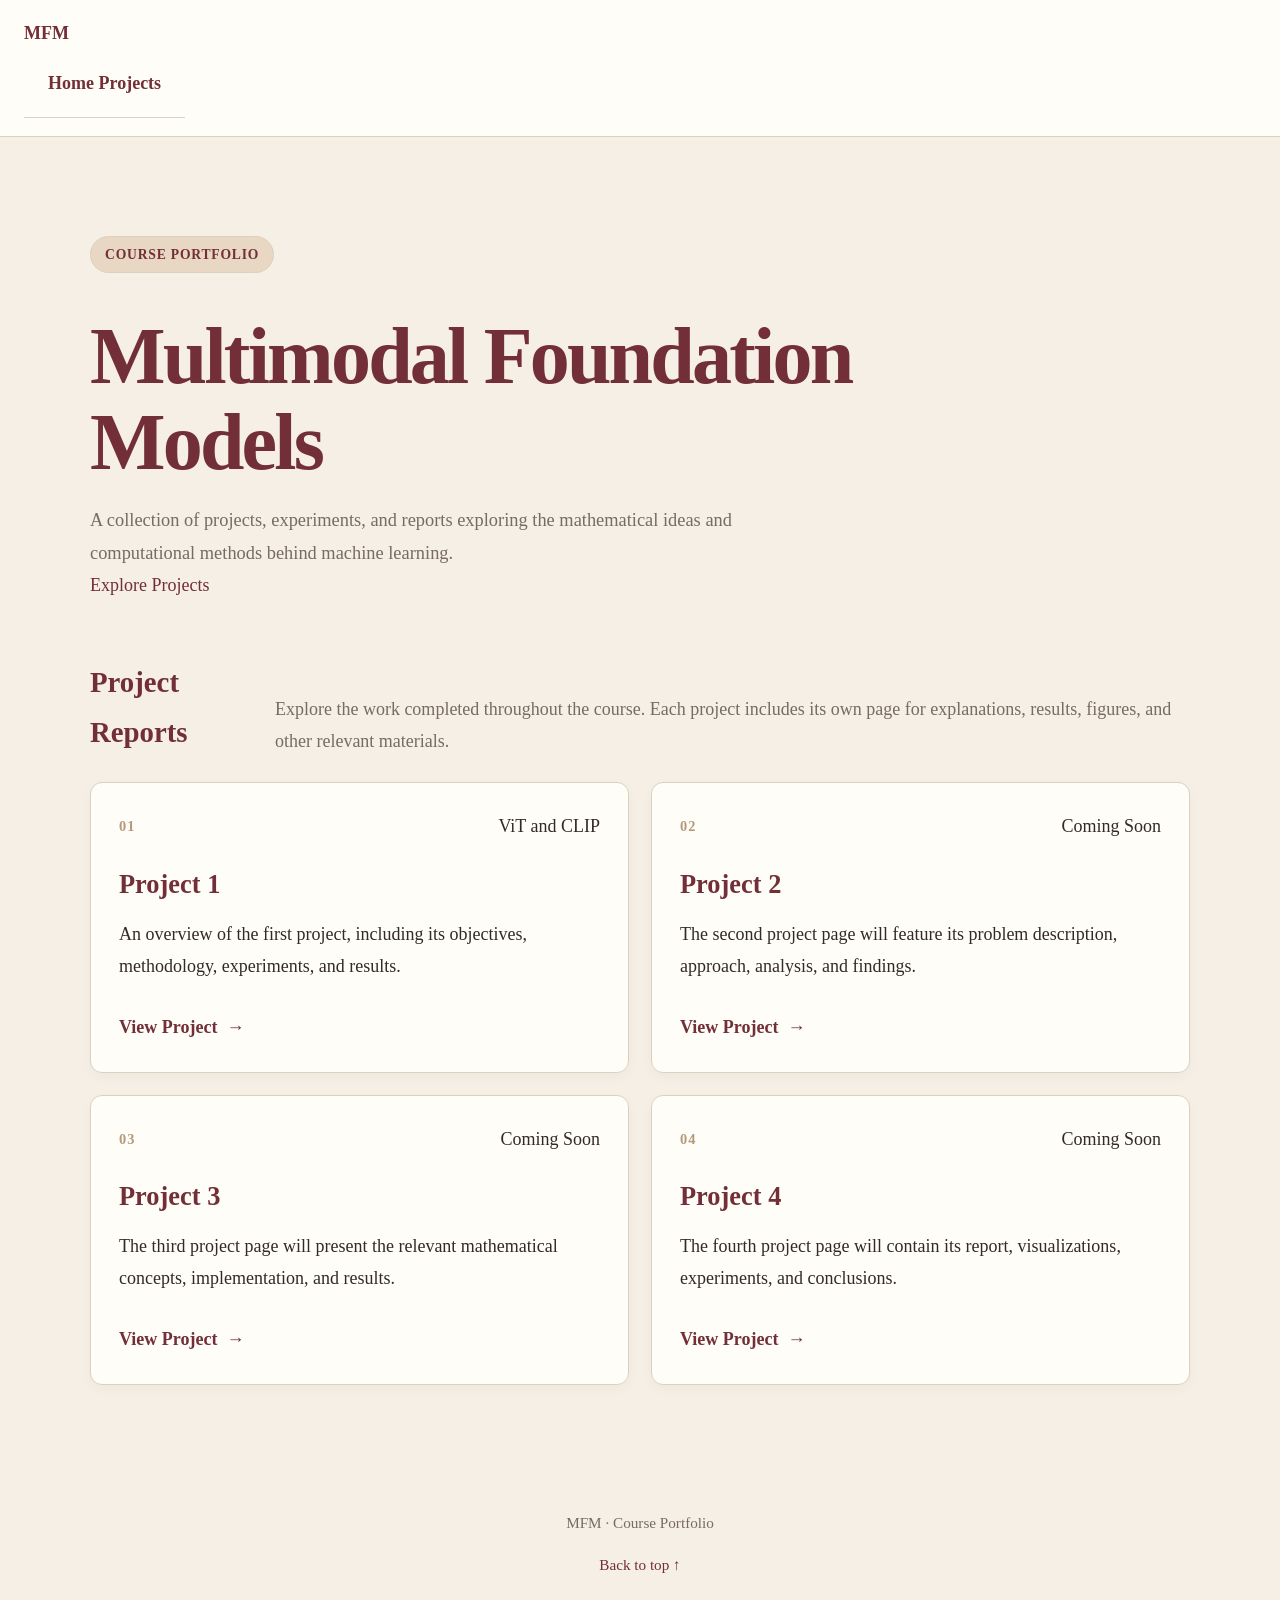
<file: MFM/index.html>
<!DOCTYPE html>
<html lang="en">
<head>
    <meta charset="UTF-8">
    <meta name="viewport" content="width=device-width, initial-scale=1.0">
    <meta
        name="description"
        content="MFM course portfolio showcasing projects, experiments, and reports."
    >

    <title>MFM | Course Portfolio</title>

    <!-- Shared stylesheet for the MFM homepage and project pages -->
    <link rel="stylesheet" href="style.css">
</head>

<body>
    <!-- Navigation -->
    <header class="navbar">
        <div class="nav-inner">
            <a class="logo" href="./index.html">MFM</a>

            <nav aria-label="Main navigation">
                <a href="#home">Home</a>
                <a href="#projects">Projects</a>
            </nav>
        </div>
    </header>

    <main>
        <!-- Hero section -->
        <section class="hero" id="home">
            <div class="hero-content">
                <p class="eyebrow">COURSE PORTFOLIO</p>

                <h1>
                    Multimodal Foundation Models<br>
                
                </h1>

                <p class="hero-description">
                    A collection of projects, experiments, and reports exploring
                    the mathematical ideas and computational methods behind
                    machine learning.
                </p>

                <a class="button" href="#projects">Explore Projects</a>
            </div>

            <div class="hero-decoration" aria-hidden="true">
                <span class="decoration-circle circle-one"></span>
                <span class="decoration-circle circle-two"></span>
                <span class="decoration-line"></span>
               
            </div>
        </section>

        <!-- Projects section -->
        <section class="projects-section" id="projects">
            <div class="section-heading">
                
                <h2>Project Reports</h2>

                <p>
                    Explore the work completed throughout the course. Each
                    project includes its own page for explanations, results,
                    figures, and other relevant materials.
                </p>
            </div>

            <div class="project-grid">
                <!-- Project 1 -->
                <article class="project-card">
                    <div class="card-top">
                        <span class="project-number">01</span>
                        <span class="project-status">ViT and CLIP</span>
                    </div>

                    <div class="card-content">
                        <h3>Project 1</h3>

                        <p>
                            An overview of the first project, including its
                            objectives, methodology, experiments, and results.
                        </p>

                        <a class="card-link" href="./project1/">
                            View Project <span aria-hidden="true">&rarr;</span>
                        </a>
                    </div>
                </article>

                <!-- Project 2 -->
                <article class="project-card">
                    <div class="card-top">
                        <span class="project-number">02</span>
                        <span class="project-status coming-soon">Coming Soon</span>
                    </div>

                    <div class="card-content">
                        <h3>Project 2</h3>

                        <p>
                            The second project page will feature its problem
                            description, approach, analysis, and findings.
                        </p>

                        <a class="card-link" href="./project2/">
                            View Project <span aria-hidden="true">&rarr;</span>
                        </a>
                    </div>
                </article>

                <!-- Project 3 -->
                <article class="project-card">
                    <div class="card-top">
                        <span class="project-number">03</span>
                        <span class="project-status coming-soon">Coming Soon</span>
                    </div>

                    <div class="card-content">
                        <h3>Project 3</h3>

                        <p>
                            The third project page will present the relevant
                            mathematical concepts, implementation, and results.
                        </p>

                        <a class="card-link" href="./project3/">
                            View Project <span aria-hidden="true">&rarr;</span>
                        </a>
                    </div>
                </article>

                <!-- Project 4 -->
                <article class="project-card">
                    <div class="card-top">
                        <span class="project-number">04</span>
                        <span class="project-status coming-soon">Coming Soon</span>
                    </div>

                    <div class="card-content">
                        <h3>Project 4</h3>

                        <p>
                            The fourth project page will contain its report,
                            visualizations, experiments, and conclusions.
                        </p>

                        <a class="card-link" href="./project4/">
                            View Project <span aria-hidden="true">&rarr;</span>
                        </a>
                    </div>
                </article>
            </div>
        </section>
    </main>

    <!-- Footer -->
    <footer class="footer">
        <div class="footer-inner">
            <p>MFM &middot; Course Portfolio</p>
            <a href="#home">Back to top &uarr;</a>
        </div>
    </footer>
</body>
</html>
</file>
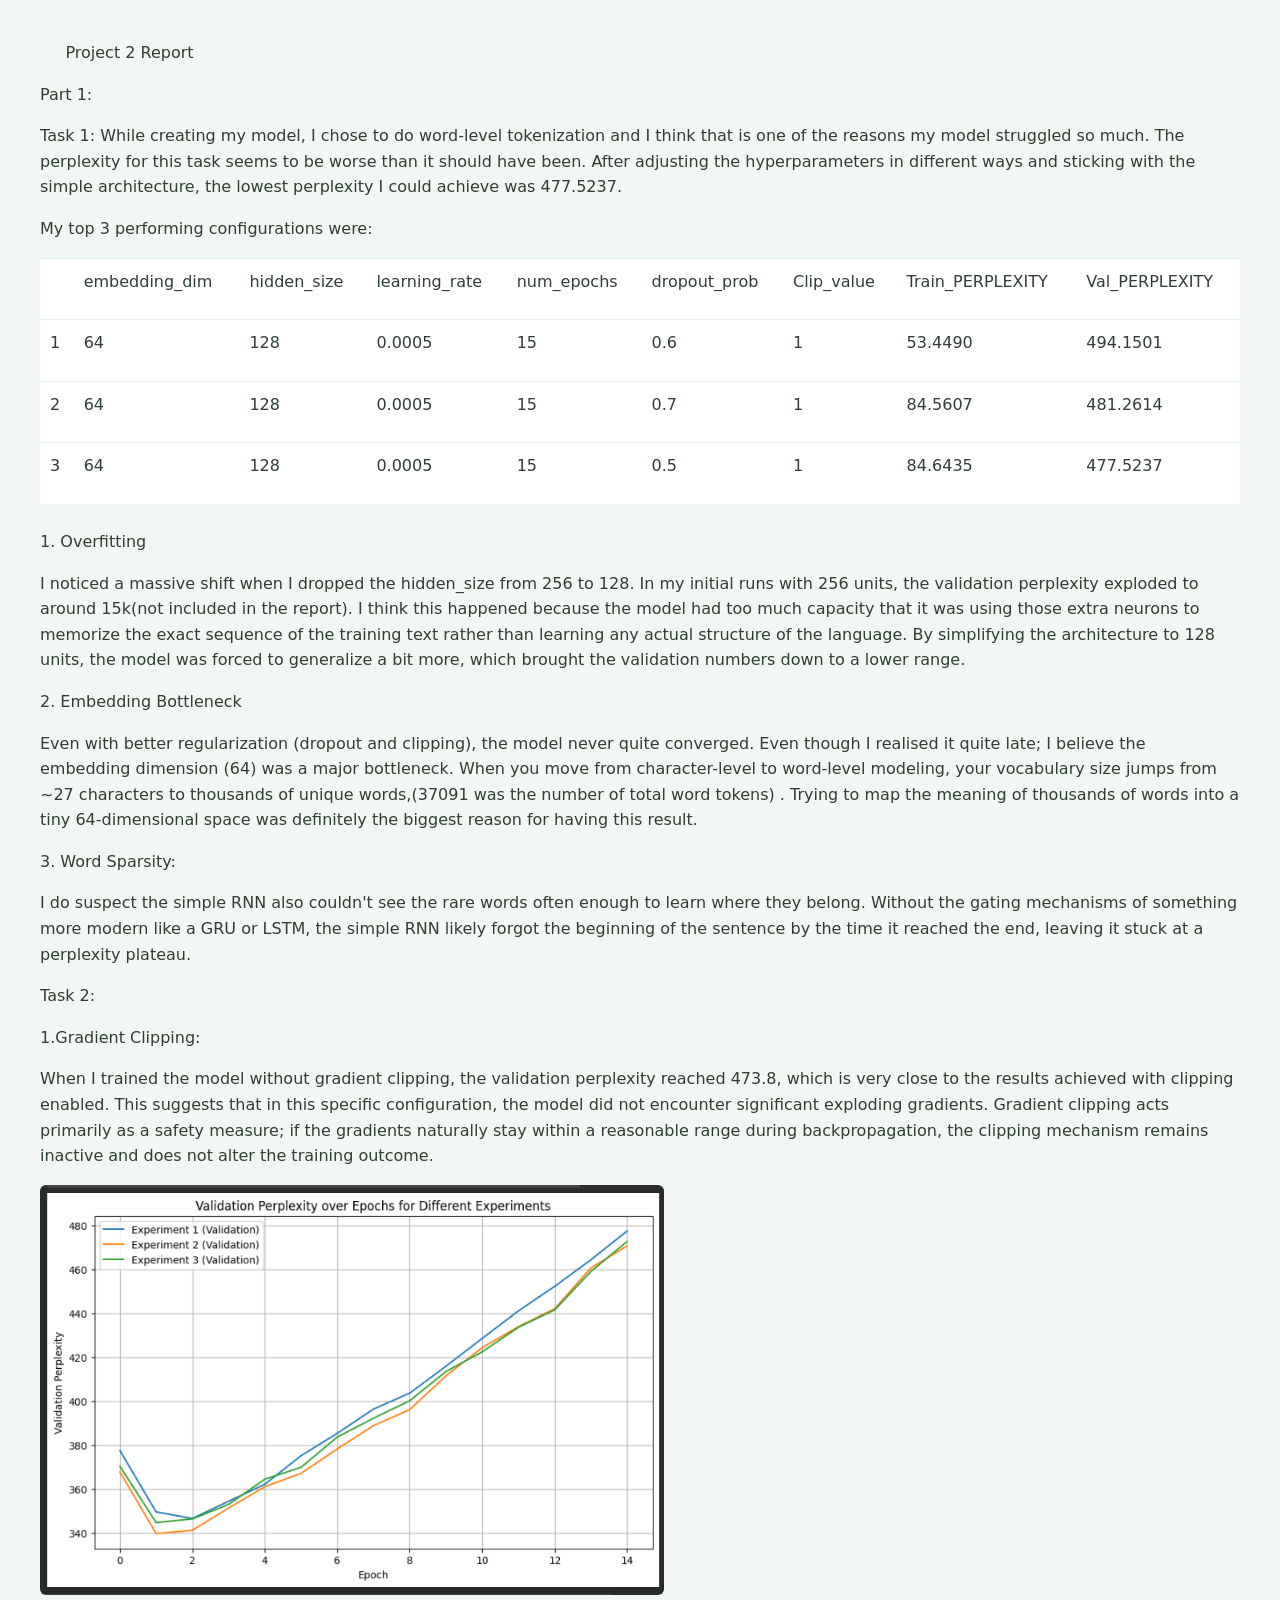
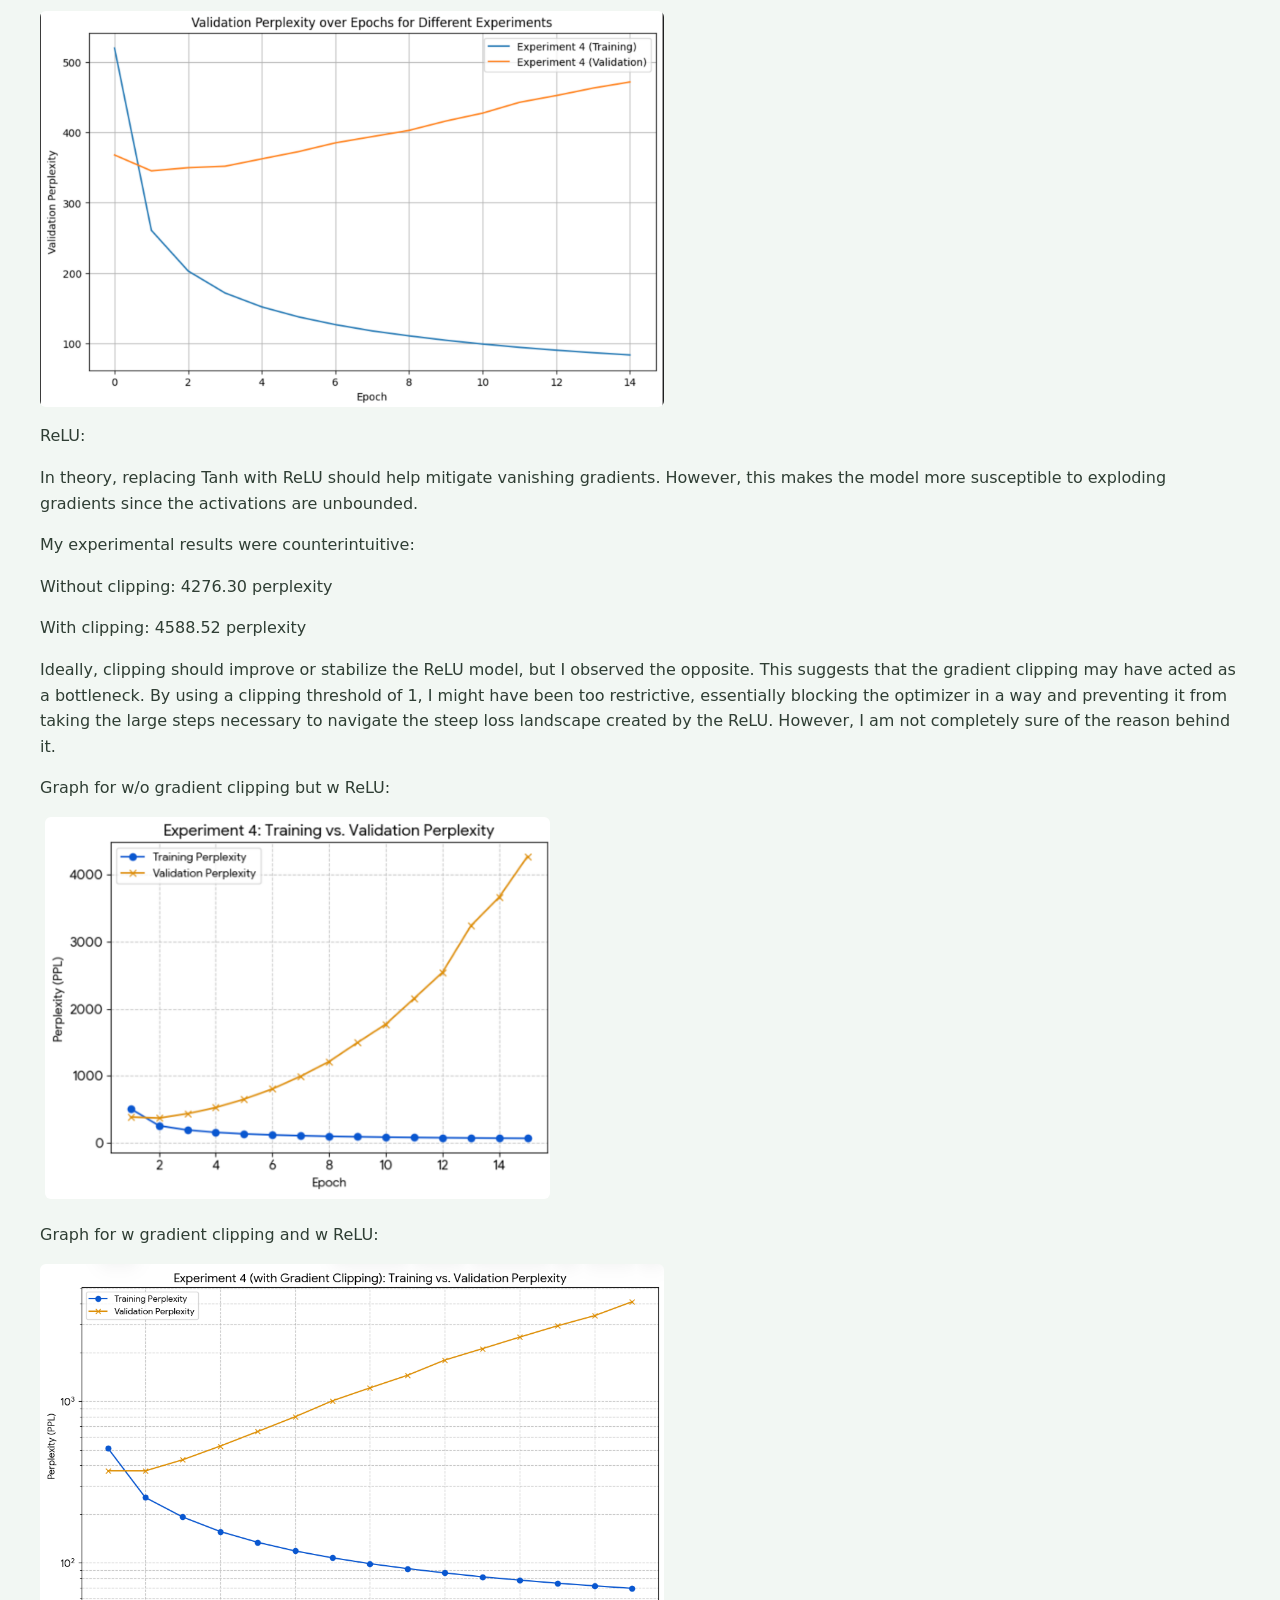
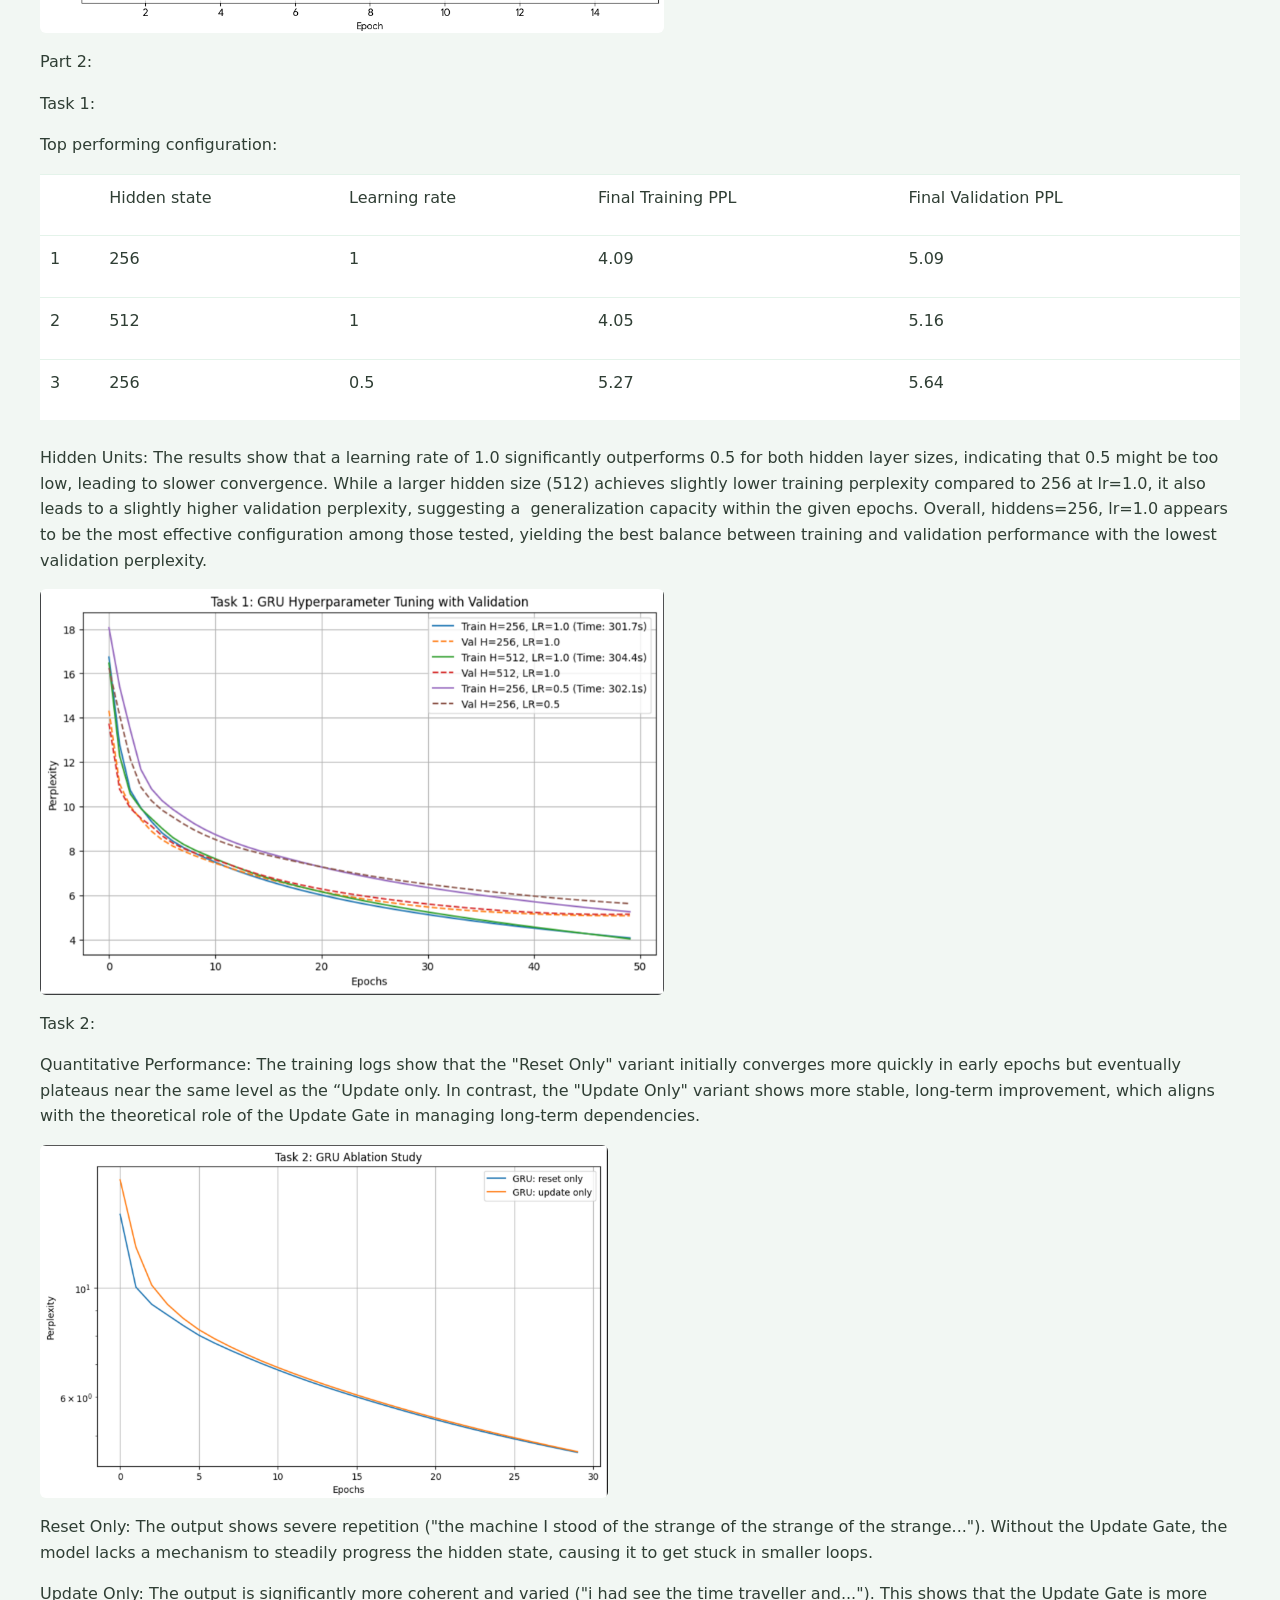
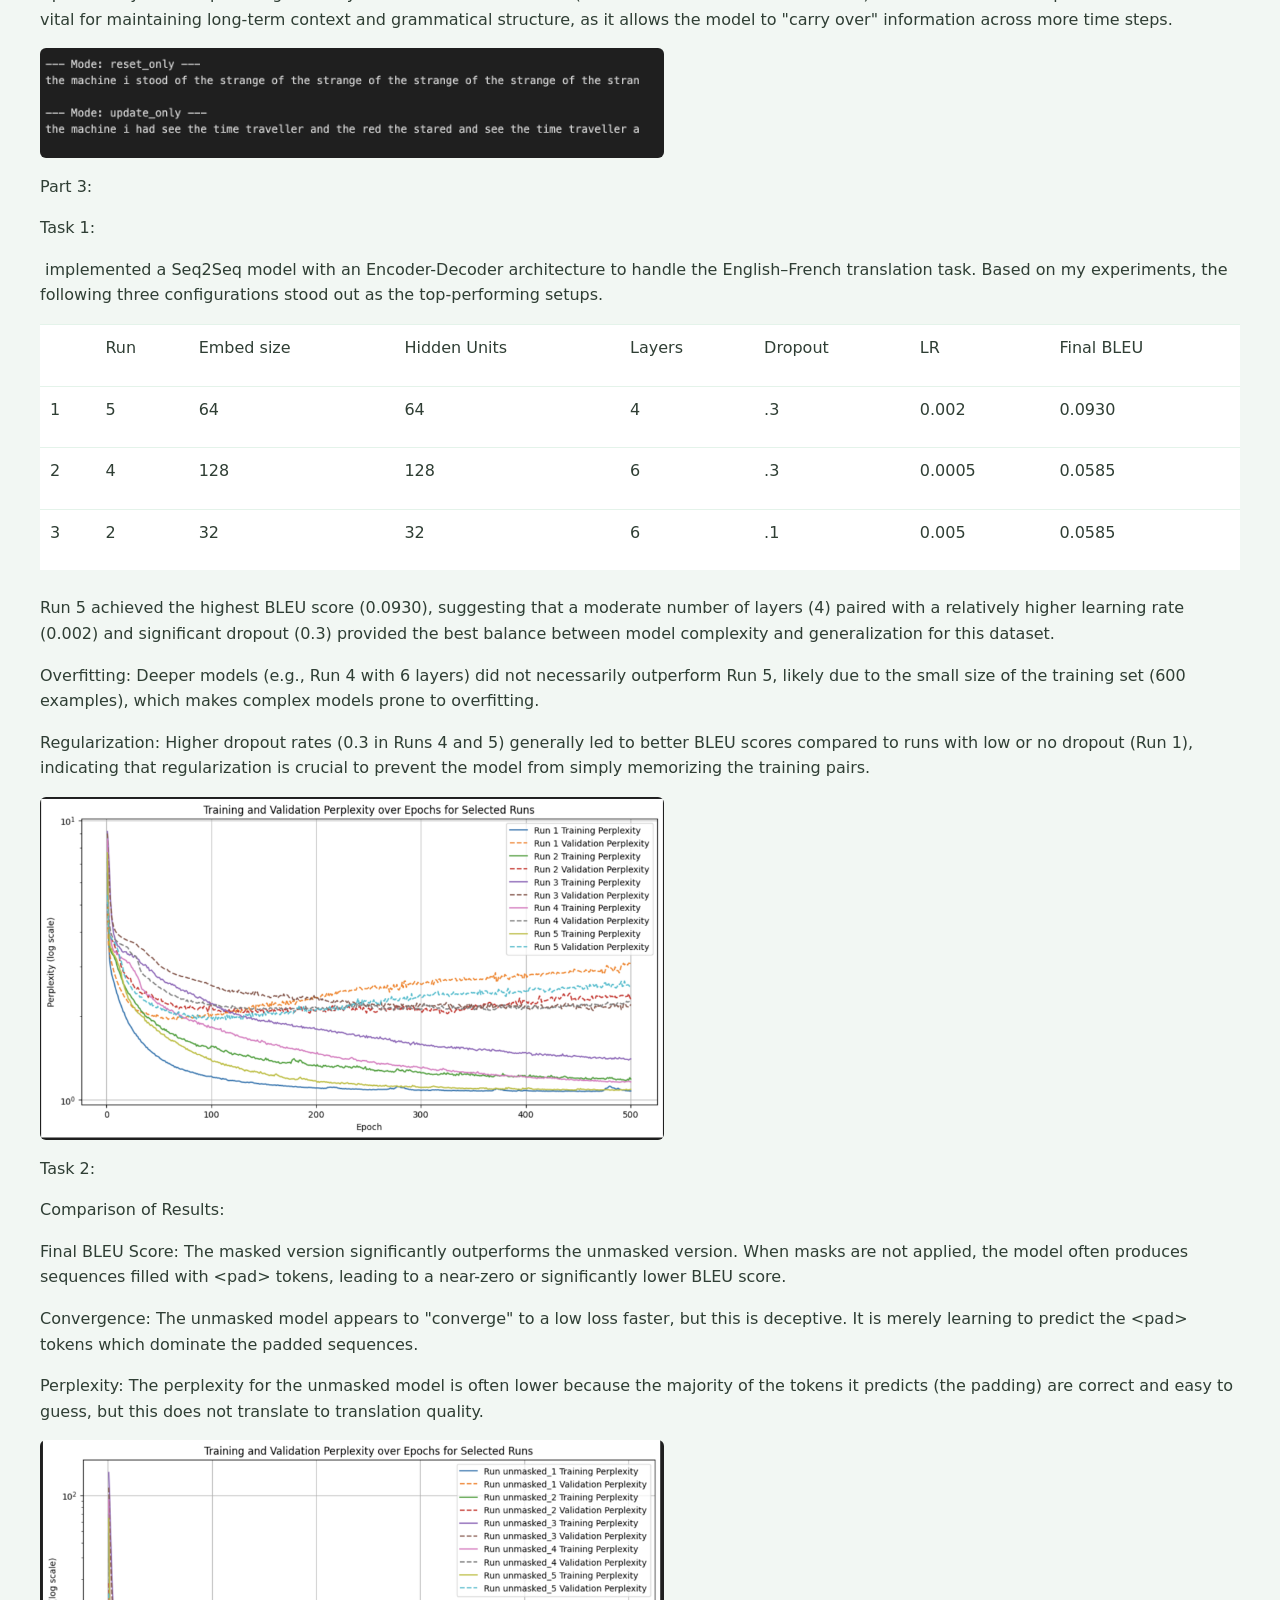
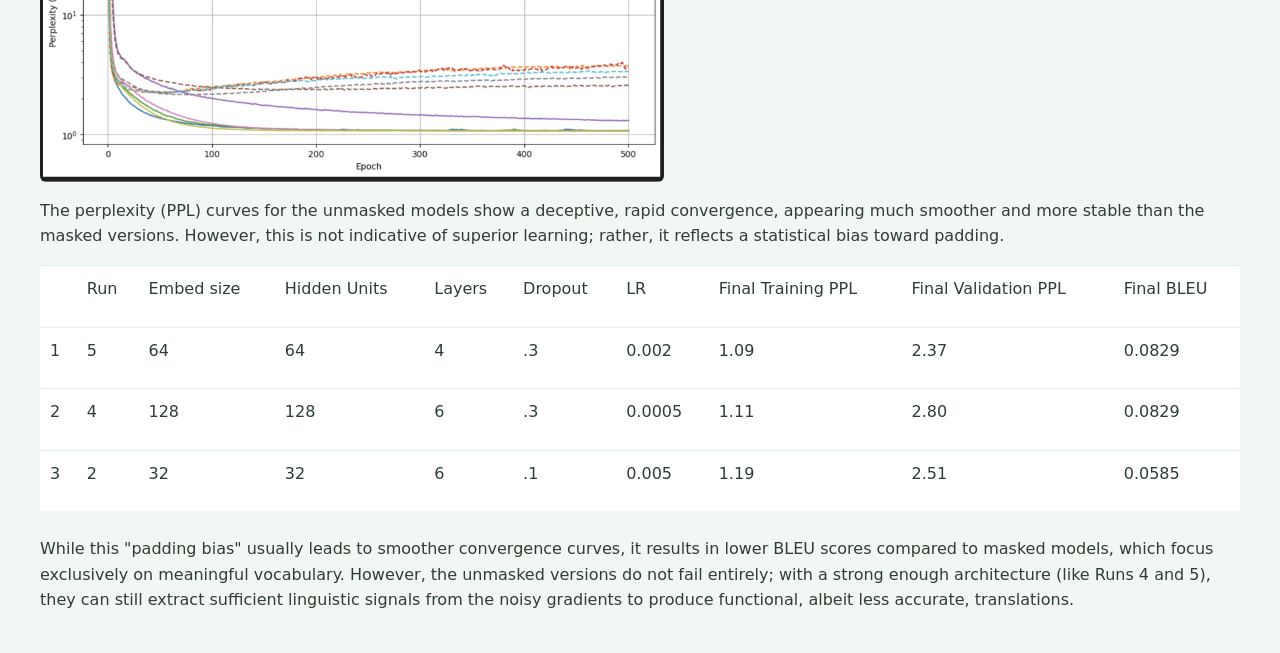
<file: project2/index.html>
<html>
  <head>
    <meta content="text/html; charset=UTF-8" http-equiv="content-type" />
    <link rel="stylesheet" href="styles.css">
    
  </head>
  <body class="c10 doc-content">
    <p class="c3 c12">
      <span>&nbsp; &nbsp;</span><span class="c9">&nbsp; Project 2 Report</span>
    </p>
    <p class="c3 c6"><span class="c1"></span></p>
    <p class="c3 c11"><span class="c9">Part 1:</span></p>
    <p class="c3 c11 c6"><span class="c9"></span></p>
    <p class="c3">
      <span class="c14">Task 1: </span
      ><span class="c1"
        >While creating my model, I chose to do word-level tokenization and I
        think that is one of the reasons my model struggled so much. The
        perplexity for this task seems to be worse than it should have been.
        After adjusting the hyperparameters in different ways and sticking with
        the simple architecture, the lowest perplexity I could achieve was
        477.5237.</span
      >
    </p>
    <p class="c3 c6"><span class="c1"></span></p>
    <p class="c3">
      <span class="c1">My top 3 performing configurations were:</span>
    </p>
    <p class="c3 c6"><span class="c1"></span></p>
    <table class="c17">
      <tr class="c13">
        <td class="c5" colspan="1" rowspan="1">
          <p class="c0 c6"><span class="c1"></span></p>
        </td>
        <td class="c5" colspan="1" rowspan="1">
          <p class="c0"><span class="c1">embedding_dim</span></p>
        </td>
        <td class="c5" colspan="1" rowspan="1">
          <p class="c0"><span class="c1">hidden_size</span></p>
        </td>
        <td class="c5" colspan="1" rowspan="1">
          <p class="c0"><span class="c1">learning_rate </span></p>
        </td>
        <td class="c5" colspan="1" rowspan="1">
          <p class="c0"><span class="c1">num_epochs </span></p>
        </td>
        <td class="c5" colspan="1" rowspan="1">
          <p class="c0"><span class="c1">dropout_prob</span></p>
        </td>
        <td class="c5" colspan="1" rowspan="1">
          <p class="c0"><span class="c1">Clip_value</span></p>
        </td>
        <td class="c5" colspan="1" rowspan="1">
          <p class="c0"><span class="c1">Train_PERPLEXITY</span></p>
        </td>
        <td class="c19" colspan="1" rowspan="1">
          <p class="c0"><span class="c1">Val_PERPLEXITY</span></p>
        </td>
      </tr>
      <tr class="c13">
        <td class="c5" colspan="1" rowspan="1">
          <p class="c0"><span class="c1">1</span></p>
        </td>
        <td class="c5" colspan="1" rowspan="1">
          <p class="c0"><span class="c1">64</span></p>
        </td>
        <td class="c5" colspan="1" rowspan="1">
          <p class="c0"><span class="c1">128</span></p>
        </td>
        <td class="c5" colspan="1" rowspan="1">
          <p class="c0"><span class="c1">0.0005</span></p>
        </td>
        <td class="c5" colspan="1" rowspan="1">
          <p class="c0"><span class="c1">15</span></p>
        </td>
        <td class="c5" colspan="1" rowspan="1">
          <p class="c0"><span class="c1">0.6</span></p>
        </td>
        <td class="c5" colspan="1" rowspan="1">
          <p class="c0"><span class="c1">1</span></p>
        </td>
        <td class="c5" colspan="1" rowspan="1">
          <p class="c0"><span class="c1">53.4490</span></p>
        </td>
        <td class="c19" colspan="1" rowspan="1">
          <p class="c0"><span class="c1">494.1501</span></p>
        </td>
      </tr>
      <tr class="c13">
        <td class="c5" colspan="1" rowspan="1">
          <p class="c0"><span class="c1">2</span></p>
        </td>
        <td class="c5" colspan="1" rowspan="1">
          <p class="c0"><span class="c1">64</span></p>
        </td>
        <td class="c5" colspan="1" rowspan="1">
          <p class="c0"><span class="c1">128</span></p>
        </td>
        <td class="c5" colspan="1" rowspan="1">
          <p class="c0"><span class="c1">0.0005</span></p>
        </td>
        <td class="c5" colspan="1" rowspan="1">
          <p class="c0"><span class="c1">15</span></p>
        </td>
        <td class="c5" colspan="1" rowspan="1">
          <p class="c0"><span class="c1">0.7</span></p>
        </td>
        <td class="c5" colspan="1" rowspan="1">
          <p class="c0"><span class="c1">1</span></p>
        </td>
        <td class="c5" colspan="1" rowspan="1">
          <p class="c0"><span class="c1">84.5607</span></p>
        </td>
        <td class="c19" colspan="1" rowspan="1">
          <p class="c0"><span class="c1">481.2614</span></p>
        </td>
      </tr>
      <tr class="c13">
        <td class="c5" colspan="1" rowspan="1">
          <p class="c0"><span class="c1">3</span></p>
        </td>
        <td class="c5" colspan="1" rowspan="1">
          <p class="c0"><span class="c1">64</span></p>
        </td>
        <td class="c5" colspan="1" rowspan="1">
          <p class="c0"><span class="c1">128</span></p>
        </td>
        <td class="c5" colspan="1" rowspan="1">
          <p class="c0"><span class="c1">0.0005</span></p>
        </td>
        <td class="c5" colspan="1" rowspan="1">
          <p class="c0"><span class="c1">15</span></p>
        </td>
        <td class="c5" colspan="1" rowspan="1">
          <p class="c0"><span class="c1">0.5</span></p>
        </td>
        <td class="c5" colspan="1" rowspan="1">
          <p class="c0"><span class="c1">1</span></p>
        </td>
        <td class="c5" colspan="1" rowspan="1">
          <p class="c0"><span class="c1">84.6435</span></p>
        </td>
        <td class="c19" colspan="1" rowspan="1">
          <p class="c0"><span class="c1">477.5237</span></p>
        </td>
      </tr>
    </table>
    <p class="c3 c6"><span class="c1"></span></p>
    <p class="c3 c6"><span class="c1"></span></p>
    <p class="c3"><span class="c9">1. Overfitting</span></p>
    <p class="c3">
      <span class="c1"
        >I noticed a massive shift when I dropped the hidden_size from 256 to
        128. In my initial runs with 256 units, the validation perplexity
        exploded to around 15k(not included in the report). I think this
        happened because the model had too much capacity that it was using those
        extra neurons to memorize the exact sequence of the training text rather
        than learning any actual structure of the language. By simplifying the
        architecture to 128 units, the model was forced to generalize a bit
        more, which brought the validation numbers down to a lower range.</span
      >
    </p>
    <p class="c3 c6"><span class="c1"></span></p>
    <p class="c3"><span class="c9">2. Embedding Bottleneck</span></p>
    <p class="c3">
      <span class="c1"
        >Even with better regularization (dropout and clipping), the model never
        quite converged. Even though I realised it quite late; I believe the
        embedding dimension (64) was a major bottleneck. When you move from
        character-level to word-level modeling, your vocabulary size jumps from
        ~27 characters to thousands of unique words,(37091 was the number of
        total word tokens) . Trying to map the meaning of thousands of words
        into a tiny 64-dimensional space was definitely the biggest reason for
        having this result.
      </span>
    </p>
    <p class="c3 c6"><span class="c1"></span></p>
    <p class="c3"><span class="c9">3. Word Sparsity:</span></p>
    <p class="c3">
      <span>I do </span
      ><span class="c1"
        >suspect the simple RNN also couldn&#39;t see the rare words often
        enough to learn where they belong. Without the gating mechanisms of
        something more modern like a GRU or LSTM, the simple RNN likely forgot
        the beginning of the sentence by the time it reached the end, leaving it
        stuck at a perplexity plateau.</span
      >
    </p>
    <p class="c3 c6"><span class="c1"></span></p>
    <p class="c3 c6"><span class="c1"></span></p>
    <p class="c3"><span class="c9">Task 2:</span></p>
    <p class="c3 c6"><span class="c9"></span></p>
    <p class="c3"><span class="c9">1.Gradient Clipping:</span></p>
    <p class="c3">
      <span
        >When I trained the model without gradient clipping, the validation
        perplexity reached </span
      ><span class="c14">473.8</span
      ><span class="c1"
        >, which is very close to the results achieved with clipping enabled.
        This suggests that in this specific configuration, the model did not
        encounter significant exploding gradients. Gradient clipping acts
        primarily as a safety measure; if the gradients naturally stay within a
        reasonable range during backpropagation, the clipping mechanism remains
        inactive and does not alter the training outcome.</span
      >
    </p>
    <p class="c3 c6"><span class="c1"></span></p>
    <p class="c3">
      <span
        style="
          overflow: hidden;
          display: inline-block;
          margin: 0px 0px;
          border: 0px solid #000000;
          transform: rotate(0rad) translateZ(0px);
          -webkit-transform: rotate(0rad) translateZ(0px);
          width: 624px;
          height: 410.67px;
        "
        ><img
          alt=""
          src="images/image9.png"
          style="
            width: 624px;
            height: 410.67px;
            margin-left: 0px;
            margin-top: 0px;
            transform: rotate(0rad) translateZ(0px);
            -webkit-transform: rotate(0rad) translateZ(0px);
          "
          title=""
      /></span>
    </p>
    <p class="c3 c6"><span class="c1"></span></p>
    <p class="c3 c6"><span class="c1"></span></p>
    <p class="c3">
      <span
        style="
          overflow: hidden;
          display: inline-block;
          margin: 0px 0px;
          border: 0px solid #000000;
          transform: rotate(0rad) translateZ(0px);
          -webkit-transform: rotate(0rad) translateZ(0px);
          width: 624px;
          height: 396px;
        "
        ><img
          alt=""
          src="images/image2.png"
          style="
            width: 624px;
            height: 396px;
            margin-left: 0px;
            margin-top: 0px;
            transform: rotate(0rad) translateZ(0px);
            -webkit-transform: rotate(0rad) translateZ(0px);
          "
          title=""
      /></span>
    </p>
    <p class="c3"><span class="c9">ReLU:</span></p>
    <p class="c3">
      <span class="c1"
        >In theory, replacing Tanh with ReLU should help mitigate vanishing
        gradients. However, this makes the model more susceptible to exploding
        gradients since the activations are unbounded.</span
      >
    </p>
    <p class="c3 c6"><span class="c1"></span></p>
    <p class="c3">
      <span class="c1">My experimental results were counterintuitive:</span>
    </p>
    <p class="c3 c6"><span class="c1"></span></p>
    <p class="c3">
      <span class="c9">Without clipping: 4276.30 perplexity</span>
    </p>
    <p class="c3 c6"><span class="c9"></span></p>
    <p class="c3"><span class="c9">With clipping: 4588.52 perplexity</span></p>
    <p class="c3 c6"><span class="c1"></span></p>
    <p class="c3">
      <span class="c1"
        >Ideally, clipping should improve or stabilize the ReLU model, but I
        observed the opposite. This suggests that the gradient clipping may have
        acted as a bottleneck. By using a clipping threshold of 1, I might have
        been too restrictive, essentially blocking the optimizer in a way and
        preventing it from taking the large steps necessary to navigate the
        steep loss landscape created by the ReLU. However, I am not completely
        sure of the reason behind it.</span
      >
    </p>
    <p class="c3 c6"><span class="c1"></span></p>
    <p class="c3 c6"><span class="c1"></span></p>
    <p class="c3 c6"><span class="c1"></span></p>
    <p class="c3">
      <span class="c1">Graph for w/o gradient clipping but w ReLU:</span>
    </p>
    <p class="c3 c6"><span class="c1"></span></p>
    <p class="c3">
      <span>&nbsp;</span
      ><span
        style="
          overflow: hidden;
          display: inline-block;
          margin: 0px 0px;
          border: 0px solid #000000;
          transform: rotate(0rad) translateZ(0px);
          -webkit-transform: rotate(0rad) translateZ(0px);
          width: 504.49px;
          height: 381.6px;
        "
        ><img
          alt=""
          src="images/image8.png"
          style="
            width: 504.49px;
            height: 381.6px;
            margin-left: 0px;
            margin-top: 0px;
            transform: rotate(0rad) translateZ(0px);
            -webkit-transform: rotate(0rad) translateZ(0px);
          "
          title=""
      /></span>
    </p>
    <p class="c3 c6"><span class="c1"></span></p>
    <p class="c3 c6"><span class="c1"></span></p>
    <p class="c3">
      <span class="c1">Graph for w gradient clipping and w ReLU:</span>
    </p>
    <p class="c3">
      <span
        style="
          overflow: hidden;
          display: inline-block;
          margin: 0px 0px;
          border: 0px solid #000000;
          transform: rotate(0rad) translateZ(0px);
          -webkit-transform: rotate(0rad) translateZ(0px);
          width: 624px;
          height: 369.33px;
        "
        ><img
          alt=""
          src="images/image1.png"
          style="
            width: 624px;
            height: 369.33px;
            margin-left: 0px;
            margin-top: 0px;
            transform: rotate(0rad) translateZ(0px);
            -webkit-transform: rotate(0rad) translateZ(0px);
          "
          title=""
      /></span>
    </p>
    <p class="c3 c6"><span class="c1"></span></p>
    <p class="c3 c16"><span class="c9">Part 2:</span></p>
    <p class="c3">
      <span class="c14">Task 1:</span><span class="c1">&nbsp;</span>
    </p>
    <p class="c3"><span class="c1">Top performing configuration:</span></p>
    <p class="c3 c6"><span class="c1"></span></p>
    <table class="c17">
      <tr class="c13">
        <td class="c15" colspan="1" rowspan="1">
          <p class="c0 c6"><span class="c1"></span></p>
        </td>
        <td class="c15" colspan="1" rowspan="1">
          <p class="c0"><span class="c1">Hidden state</span></p>
        </td>
        <td class="c15" colspan="1" rowspan="1">
          <p class="c0"><span class="c1">Learning rate</span></p>
        </td>
        <td class="c15" colspan="1" rowspan="1">
          <p class="c0"><span class="c1">Final Training PPL</span></p>
        </td>
        <td class="c15" colspan="1" rowspan="1">
          <p class="c0"><span class="c1">Final Validation PPL</span></p>
        </td>
      </tr>
      <tr class="c13">
        <td class="c15" colspan="1" rowspan="1">
          <p class="c0"><span class="c1">1</span></p>
        </td>
        <td class="c15" colspan="1" rowspan="1">
          <p class="c0"><span class="c1">256</span></p>
        </td>
        <td class="c15" colspan="1" rowspan="1">
          <p class="c0"><span class="c1">1</span></p>
        </td>
        <td class="c15" colspan="1" rowspan="1">
          <p class="c0"><span class="c1">4.09</span></p>
        </td>
        <td class="c15" colspan="1" rowspan="1">
          <p class="c0"><span class="c1">5.09</span></p>
        </td>
      </tr>
      <tr class="c13">
        <td class="c15" colspan="1" rowspan="1">
          <p class="c0"><span class="c1">2</span></p>
        </td>
        <td class="c15" colspan="1" rowspan="1">
          <p class="c0"><span class="c1">512</span></p>
        </td>
        <td class="c15" colspan="1" rowspan="1">
          <p class="c0"><span class="c1">1</span></p>
        </td>
        <td class="c15" colspan="1" rowspan="1">
          <p class="c0"><span class="c1">4.05</span></p>
        </td>
        <td class="c15" colspan="1" rowspan="1">
          <p class="c0"><span class="c1">5.16</span></p>
        </td>
      </tr>
      <tr class="c13">
        <td class="c15" colspan="1" rowspan="1">
          <p class="c0"><span class="c1">3</span></p>
        </td>
        <td class="c15" colspan="1" rowspan="1">
          <p class="c0"><span class="c1">256</span></p>
        </td>
        <td class="c15" colspan="1" rowspan="1">
          <p class="c0"><span class="c1">0.5</span></p>
        </td>
        <td class="c15" colspan="1" rowspan="1">
          <p class="c0"><span class="c1">5.27</span></p>
        </td>
        <td class="c15" colspan="1" rowspan="1">
          <p class="c0"><span class="c1">5.64</span></p>
        </td>
      </tr>
    </table>
    <p class="c3 c6"><span class="c1"></span></p>
    <p class="c3">
      <span class="c14">Hidden Units: </span
      ><span class="c1"
        >The results show that a learning rate of 1.0 significantly outperforms
        0.5 for both hidden layer sizes, indicating that 0.5 might be too low,
        leading to slower convergence. While a larger hidden size (512) achieves
        slightly lower training perplexity compared to 256 at lr=1.0, it also
        leads to a slightly higher validation perplexity, suggesting a
        &nbsp;generalization capacity within the given epochs. Overall,
        hiddens=256, lr=1.0 appears to be the most effective configuration among
        those tested, yielding the best balance between training and validation
        performance with the lowest validation perplexity.</span
      >
    </p>
    <p class="c3 c6"><span class="c1"></span></p>
    <p class="c3 c6"><span class="c1"></span></p>
    <p class="c3 c6"><span class="c1"></span></p>
    <p class="c3">
      <span
        style="
          overflow: hidden;
          display: inline-block;
          margin: 0px 0px;
          border: 0px solid #000000;
          transform: rotate(0rad) translateZ(0px);
          -webkit-transform: rotate(0rad) translateZ(0px);
          width: 624px;
          height: 405.33px;
        "
        ><img
          alt=""
          src="images/image5.png"
          style="
            width: 624px;
            height: 405.33px;
            margin-left: 0px;
            margin-top: 0px;
            transform: rotate(0rad) translateZ(0px);
            -webkit-transform: rotate(0rad) translateZ(0px);
          "
          title=""
      /></span>
    </p>
    <p class="c3 c6"><span class="c1"></span></p>
    <p class="c3 c6"><span class="c1"></span></p>
    <p class="c3 c6"><span class="c1"></span></p>
    <p class="c3">
      <span class="c14">Task 2:</span><span class="c1">&nbsp;</span>
    </p>
    <p class="c3">
      <span class="c14">Quantitative Performance:</span
      ><span class="c1"
        >&nbsp;The training logs show that the &quot;Reset Only&quot; variant
        initially converges more quickly in early epochs but eventually plateaus
        near the same level as the &ldquo;Update only. In contrast, the
        &quot;Update Only&quot; variant shows more stable, long-term
        improvement, which aligns with the theoretical role of the Update Gate
        in managing long-term dependencies.</span
      >
    </p>
    <p class="c3">
      <span
        style="
          overflow: hidden;
          display: inline-block;
          margin: 0px 0px;
          border: 0px solid #000000;
          transform: rotate(0rad) translateZ(0px);
          -webkit-transform: rotate(0rad) translateZ(0px);
          width: 567.8px;
          height: 353.06px;
        "
        ><img
          alt=""
          src="images/image7.png"
          style="
            width: 567.8px;
            height: 353.06px;
            margin-left: 0px;
            margin-top: 0px;
            transform: rotate(0rad) translateZ(0px);
            -webkit-transform: rotate(0rad) translateZ(0px);
          "
          title=""
      /></span>
    </p>
    <p class="c3 c6"><span class="c1"></span></p>
    <p class="c3 c6"><span class="c1"></span></p>
    <p class="c3 c6"><span class="c1"></span></p>
    <p class="c3">
      <span class="c14">Reset Only:</span
      ><span>&nbsp;The output shows severe </span><span>repetition</span
      ><span>&nbsp;(</span
      ><span class="c18"
        >&quot;the machine I stood of the strange of the strange of the
        strange...&quot;</span
      ><span class="c1"
        >). Without the Update Gate, the model lacks a mechanism to steadily
        progress the hidden state, causing it to get stuck in smaller
        loops.</span
      >
    </p>
    <p class="c3">
      <span class="c14">Update Only:</span
      ><span>&nbsp;The output is significantly more </span><span>coherent</span
      ><span>&nbsp;and varied (</span
      ><span class="c18">&quot;i had see the time traveller and...&quot;</span
      ><span class="c1"
        >). This shows that the Update Gate is more vital for maintaining
        long-term context and grammatical structure, as it allows the model to
        &quot;carry over&quot; information across more time steps.</span
      >
    </p>
    <p class="c3 c6"><span class="c1"></span></p>
    <p class="c3">
      <span
        style="
          overflow: hidden;
          display: inline-block;
          margin: 0px 0px;
          border: 0px solid #000000;
          transform: rotate(0rad) translateZ(0px);
          -webkit-transform: rotate(0rad) translateZ(0px);
          width: 624px;
          height: 109.33px;
        "
        ><img
          alt=""
          src="images/image3.png"
          style="
            width: 624px;
            height: 109.33px;
            margin-left: 0px;
            margin-top: 0px;
            transform: rotate(0rad) translateZ(0px);
            -webkit-transform: rotate(0rad) translateZ(0px);
          "
          title=""
      /></span>
    </p>
    <p class="c3 c6"><span class="c1"></span></p>
    <p class="c3 c6"><span class="c1"></span></p>
    <p class="c3 c6"><span class="c1"></span></p>
    <p class="c3 c16"><span class="c9">Part 3:</span></p>
    <p class="c3 c6 c16"><span class="c9"></span></p>
    <p class="c3"><span class="c9">Task 1:</span></p>
    <p class="c3 c6"><span class="c9"></span></p>
    <p class="c3">
      <span
        >&nbsp;implemented a Seq2Seq model with an Encoder-Decoder architecture
        to handle the English&ndash;French translation task. Based on my
        experiments, the following three configurations stood out as the
        top-performing setups.</span
      >
    </p>
    <p class="c3 c6"><span class="c1"></span></p>
    <table class="c17">
      <tr class="c13">
        <td class="c2" colspan="1" rowspan="1">
          <p class="c0 c6"><span class="c1"></span></p>
        </td>
        <td class="c2" colspan="1" rowspan="1">
          <p class="c0"><span class="c1">Run</span></p>
        </td>
        <td class="c2" colspan="1" rowspan="1">
          <p class="c0"><span class="c1">Embed size</span></p>
        </td>
        <td class="c2" colspan="1" rowspan="1">
          <p class="c0"><span class="c1">Hidden Units</span></p>
        </td>
        <td class="c2" colspan="1" rowspan="1">
          <p class="c0"><span class="c1">Layers</span></p>
        </td>
        <td class="c2" colspan="1" rowspan="1">
          <p class="c0"><span class="c1">Dropout</span></p>
        </td>
        <td class="c2" colspan="1" rowspan="1">
          <p class="c0"><span class="c1">LR</span></p>
        </td>
        <td class="c2" colspan="1" rowspan="1">
          <p class="c0"><span class="c1">Final BLEU</span></p>
        </td>
      </tr>
      <tr class="c13">
        <td class="c2" colspan="1" rowspan="1">
          <p class="c0"><span class="c1">1</span></p>
        </td>
        <td class="c2" colspan="1" rowspan="1">
          <p class="c0"><span class="c1">5</span></p>
        </td>
        <td class="c2" colspan="1" rowspan="1">
          <p class="c0"><span class="c1">64</span></p>
        </td>
        <td class="c2" colspan="1" rowspan="1">
          <p class="c0"><span class="c1">64</span></p>
        </td>
        <td class="c2" colspan="1" rowspan="1">
          <p class="c0"><span class="c1">4</span></p>
        </td>
        <td class="c2" colspan="1" rowspan="1">
          <p class="c0"><span class="c1">.3</span></p>
        </td>
        <td class="c2" colspan="1" rowspan="1">
          <p class="c0"><span class="c1">0.002</span></p>
        </td>
        <td class="c2" colspan="1" rowspan="1">
          <p class="c0"><span class="c1">0.0930</span></p>
        </td>
      </tr>
      <tr class="c13">
        <td class="c2" colspan="1" rowspan="1">
          <p class="c0"><span class="c1">2</span></p>
        </td>
        <td class="c2" colspan="1" rowspan="1">
          <p class="c0"><span class="c1">4</span></p>
        </td>
        <td class="c2" colspan="1" rowspan="1">
          <p class="c0"><span class="c1">128</span></p>
        </td>
        <td class="c2" colspan="1" rowspan="1">
          <p class="c0"><span class="c1">128</span></p>
        </td>
        <td class="c2" colspan="1" rowspan="1">
          <p class="c0"><span class="c1">6</span></p>
        </td>
        <td class="c2" colspan="1" rowspan="1">
          <p class="c0"><span class="c1">.3</span></p>
        </td>
        <td class="c2" colspan="1" rowspan="1">
          <p class="c0"><span class="c1">0.0005</span></p>
        </td>
        <td class="c2" colspan="1" rowspan="1">
          <p class="c0"><span class="c1">0.0585</span></p>
        </td>
      </tr>
      <tr class="c13">
        <td class="c2" colspan="1" rowspan="1">
          <p class="c0"><span class="c1">3</span></p>
        </td>
        <td class="c2" colspan="1" rowspan="1">
          <p class="c0"><span class="c1">2</span></p>
        </td>
        <td class="c2" colspan="1" rowspan="1">
          <p class="c0"><span class="c1">32</span></p>
        </td>
        <td class="c2" colspan="1" rowspan="1">
          <p class="c0"><span class="c1">32</span></p>
        </td>
        <td class="c2" colspan="1" rowspan="1">
          <p class="c0"><span class="c1">6</span></p>
        </td>
        <td class="c2" colspan="1" rowspan="1">
          <p class="c0"><span class="c1">.1</span></p>
        </td>
        <td class="c2" colspan="1" rowspan="1">
          <p class="c0"><span class="c1">0.005</span></p>
        </td>
        <td class="c2" colspan="1" rowspan="1">
          <p class="c0"><span class="c1">0.0585</span></p>
        </td>
      </tr>
    </table>
    <p class="c3 c6"><span class="c1"></span></p>
    <p class="c3">
      <span class="c1"
        >Run 5 achieved the highest BLEU score (0.0930), suggesting that a
        moderate number of layers (4) paired with a relatively higher learning
        rate (0.002) and significant dropout (0.3) provided the best balance
        between model complexity and generalization for this dataset.</span
      >
    </p>
    <p class="c3 c6"><span class="c1"></span></p>
    <p class="c3">
      <span class="c1"
        >Overfitting: Deeper models (e.g., Run 4 with 6 layers) did not
        necessarily outperform Run 5, likely due to the small size of the
        training set (600 examples), which makes complex models prone to
        overfitting.</span
      >
    </p>
    <p class="c3 c6"><span class="c1"></span></p>
    <p class="c3">
      <span class="c1"
        >Regularization: Higher dropout rates (0.3 in Runs 4 and 5) generally
        led to better BLEU scores compared to runs with low or no dropout (Run
        1), indicating that regularization is crucial to prevent the model from
        simply memorizing the training pairs.</span
      >
    </p>
    <p class="c3 c6"><span class="c1"></span></p>
    <p class="c3">
      <span
        style="
          overflow: hidden;
          display: inline-block;
          margin: 0px 0px;
          border: 0px solid #000000;
          transform: rotate(0rad) translateZ(0px);
          -webkit-transform: rotate(0rad) translateZ(0px);
          width: 624px;
          height: 342.67px;
        "
        ><img
          alt=""
          src="images/image4.png"
          style="
            width: 624px;
            height: 342.67px;
            margin-left: 0px;
            margin-top: 0px;
            transform: rotate(0rad) translateZ(0px);
            -webkit-transform: rotate(0rad) translateZ(0px);
          "
          title=""
      /></span>
    </p>
    <p class="c3 c6"><span class="c9"></span></p>
    <p class="c3"><span class="c9">Task 2:</span></p>
    <p class="c3 c6"><span class="c9"></span></p>
    <p class="c3"><span class="c9">Comparison of Results:</span></p>
    <p class="c3 c6"><span class="c9"></span></p>
    <p class="c3">
      <span class="c14">Final BLEU Score:</span
      ><span class="c1"
        >&nbsp;The masked version significantly outperforms the unmasked
        version. When masks are not applied, the model often produces sequences
        filled with &lt;pad&gt; tokens, leading to a near-zero or significantly
        lower BLEU score.</span
      >
    </p>
    <p class="c3 c6"><span class="c1"></span></p>
    <p class="c3">
      <span class="c14">Convergence: </span
      ><span class="c1"
        >The unmasked model appears to &quot;converge&quot; to a low loss
        faster, but this is deceptive. It is merely learning to predict the
        &lt;pad&gt; tokens which dominate the padded sequences.</span
      >
    </p>
    <p class="c3 c6"><span class="c1"></span></p>
    <p class="c3">
      <span class="c14">Perplexity:</span
      ><span class="c1"
        >&nbsp;The perplexity for the unmasked model is often lower because the
        majority of the tokens it predicts (the padding) are correct and easy to
        guess, but this does not translate to translation quality.</span
      >
    </p>
    <p class="c3 c6"><span class="c1"></span></p>
    <p class="c3">
      <span
        style="
          overflow: hidden;
          display: inline-block;
          margin: 0px 0px;
          border: 0px solid #000000;
          transform: rotate(0rad) translateZ(0px);
          -webkit-transform: rotate(0rad) translateZ(0px);
          width: 624px;
          height: 341.33px;
        "
        ><img
          alt=""
          src="images/image6.png"
          style="
            width: 624px;
            height: 341.33px;
            margin-left: 0px;
            margin-top: 0px;
            transform: rotate(0rad) translateZ(0px);
            -webkit-transform: rotate(0rad) translateZ(0px);
          "
          title=""
      /></span>
    </p>
    <p class="c3 c6"><span class="c1"></span></p>
    <p class="c3">
      <span class="c1"
        >The perplexity (PPL) curves for the unmasked models show a deceptive,
        rapid convergence, appearing much smoother and more stable than the
        masked versions. However, this is not indicative of superior learning;
        rather, it reflects a statistical bias toward padding.</span
      >
    </p>
    <p class="c3 c6"><span class="c1"></span></p>
    <p class="c3 c6"><span class="c1"></span></p>
    <table class="c17">
      <tr class="c13">
        <td class="c4" colspan="1" rowspan="1">
          <p class="c0 c6"><span class="c1"></span></p>
        </td>
        <td class="c4" colspan="1" rowspan="1">
          <p class="c0"><span class="c1">Run</span></p>
        </td>
        <td class="c4" colspan="1" rowspan="1">
          <p class="c0"><span class="c1">Embed size</span></p>
        </td>
        <td class="c4" colspan="1" rowspan="1">
          <p class="c0"><span class="c1">Hidden Units</span></p>
        </td>
        <td class="c4" colspan="1" rowspan="1">
          <p class="c0"><span class="c1">Layers</span></p>
        </td>
        <td class="c4" colspan="1" rowspan="1">
          <p class="c0"><span class="c1">Dropout</span></p>
        </td>
        <td class="c4" colspan="1" rowspan="1">
          <p class="c0"><span class="c1">LR</span></p>
        </td>
        <td class="c8" colspan="1" rowspan="1">
          <p class="c0"><span class="c1">Final Training PPL</span></p>
        </td>
        <td class="c20" colspan="1" rowspan="1">
          <p class="c0"><span class="c1">Final Validation PPL</span></p>
        </td>
        <td class="c7" colspan="1" rowspan="1">
          <p class="c0"><span class="c1">Final BLEU</span></p>
        </td>
      </tr>
      <tr class="c13">
        <td class="c4" colspan="1" rowspan="1">
          <p class="c0"><span class="c1">1</span></p>
        </td>
        <td class="c4" colspan="1" rowspan="1">
          <p class="c0"><span class="c1">5</span></p>
        </td>
        <td class="c4" colspan="1" rowspan="1">
          <p class="c0"><span class="c1">64</span></p>
        </td>
        <td class="c4" colspan="1" rowspan="1">
          <p class="c0"><span class="c1">64</span></p>
        </td>
        <td class="c4" colspan="1" rowspan="1">
          <p class="c0"><span class="c1">4</span></p>
        </td>
        <td class="c4" colspan="1" rowspan="1">
          <p class="c0"><span class="c1">.3</span></p>
        </td>
        <td class="c4" colspan="1" rowspan="1">
          <p class="c0"><span class="c1">0.002</span></p>
        </td>
        <td class="c8" colspan="1" rowspan="1">
          <p class="c0"><span class="c1">1.09</span></p>
        </td>
        <td class="c20" colspan="1" rowspan="1">
          <p class="c0"><span class="c1">2.37</span></p>
        </td>
        <td class="c7" colspan="1" rowspan="1">
          <p class="c0"><span class="c1">0.0829</span></p>
        </td>
      </tr>
      <tr class="c13">
        <td class="c4" colspan="1" rowspan="1">
          <p class="c0"><span class="c1">2</span></p>
        </td>
        <td class="c4" colspan="1" rowspan="1">
          <p class="c0"><span class="c1">4</span></p>
        </td>
        <td class="c4" colspan="1" rowspan="1">
          <p class="c0"><span class="c1">128</span></p>
        </td>
        <td class="c4" colspan="1" rowspan="1">
          <p class="c0"><span class="c1">128</span></p>
        </td>
        <td class="c4" colspan="1" rowspan="1">
          <p class="c0"><span class="c1">6</span></p>
        </td>
        <td class="c4" colspan="1" rowspan="1">
          <p class="c0"><span class="c1">.3</span></p>
        </td>
        <td class="c4" colspan="1" rowspan="1">
          <p class="c0"><span class="c1">0.0005</span></p>
        </td>
        <td class="c8" colspan="1" rowspan="1">
          <p class="c0"><span class="c1">1.11</span></p>
        </td>
        <td class="c20" colspan="1" rowspan="1">
          <p class="c0"><span class="c1">2.80</span></p>
        </td>
        <td class="c7" colspan="1" rowspan="1">
          <p class="c0"><span class="c1">0.0829</span></p>
        </td>
      </tr>
      <tr class="c13">
        <td class="c4" colspan="1" rowspan="1">
          <p class="c0"><span class="c1">3</span></p>
        </td>
        <td class="c4" colspan="1" rowspan="1">
          <p class="c0"><span class="c1">2</span></p>
        </td>
        <td class="c4" colspan="1" rowspan="1">
          <p class="c0"><span class="c1">32</span></p>
        </td>
        <td class="c4" colspan="1" rowspan="1">
          <p class="c0"><span class="c1">32</span></p>
        </td>
        <td class="c4" colspan="1" rowspan="1">
          <p class="c0"><span class="c1">6</span></p>
        </td>
        <td class="c4" colspan="1" rowspan="1">
          <p class="c0"><span class="c1">.1</span></p>
        </td>
        <td class="c4" colspan="1" rowspan="1">
          <p class="c0"><span class="c1">0.005</span></p>
        </td>
        <td class="c8" colspan="1" rowspan="1">
          <p class="c0"><span class="c1">1.19</span></p>
        </td>
        <td class="c20" colspan="1" rowspan="1">
          <p class="c0"><span class="c1">2.51</span></p>
        </td>
        <td class="c7" colspan="1" rowspan="1">
          <p class="c0"><span class="c1">0.0585</span></p>
        </td>
      </tr>
    </table>
    <p class="c3 c6"><span class="c1"></span></p>
    <p class="c3">
      <span class="c1"
        >While this &quot;padding bias&quot; usually leads to smoother
        convergence curves, it results in lower BLEU scores compared to masked
        models, which focus exclusively on meaningful vocabulary. However, the
        unmasked versions do not fail entirely; with a strong enough
        architecture (like Runs 4 and 5), they can still extract sufficient
        linguistic signals from the noisy gradients to produce functional,
        albeit less accurate, translations.</span
      >
    </p>
  </body>
</html>
</file>
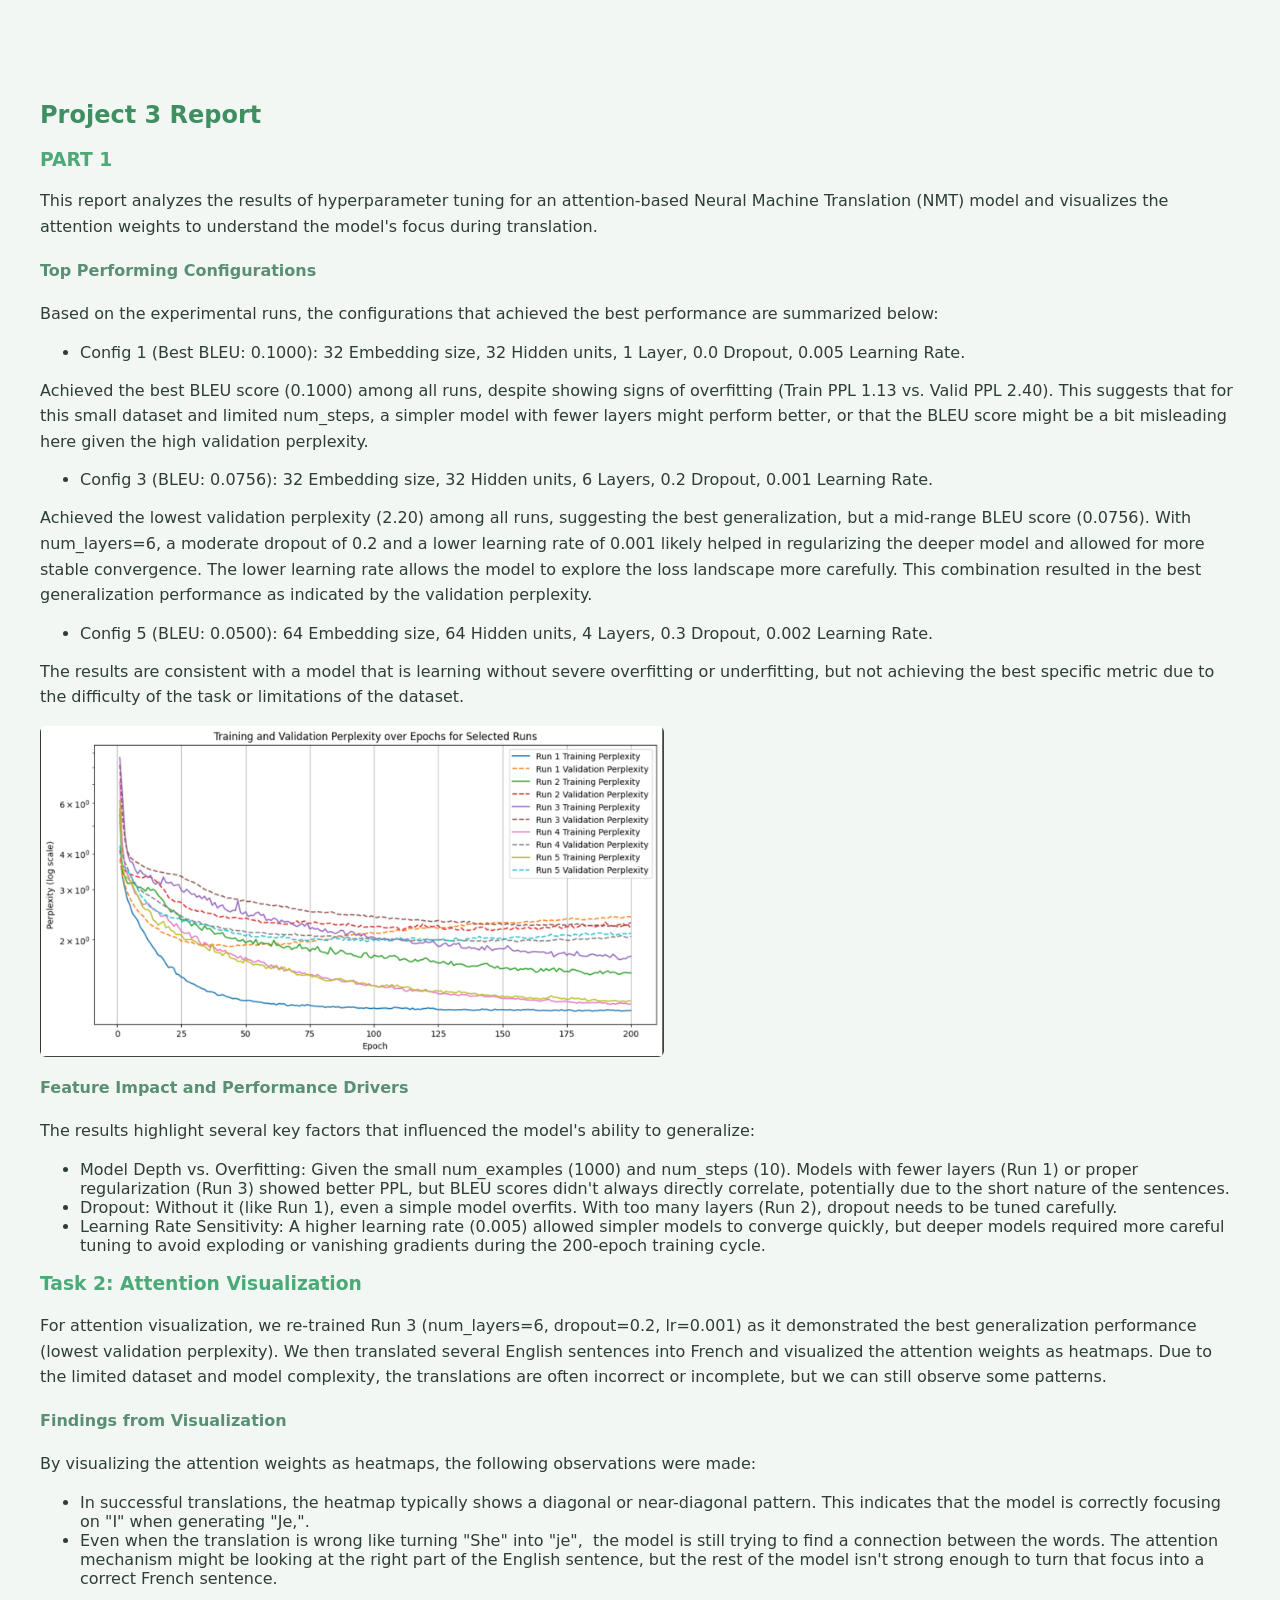
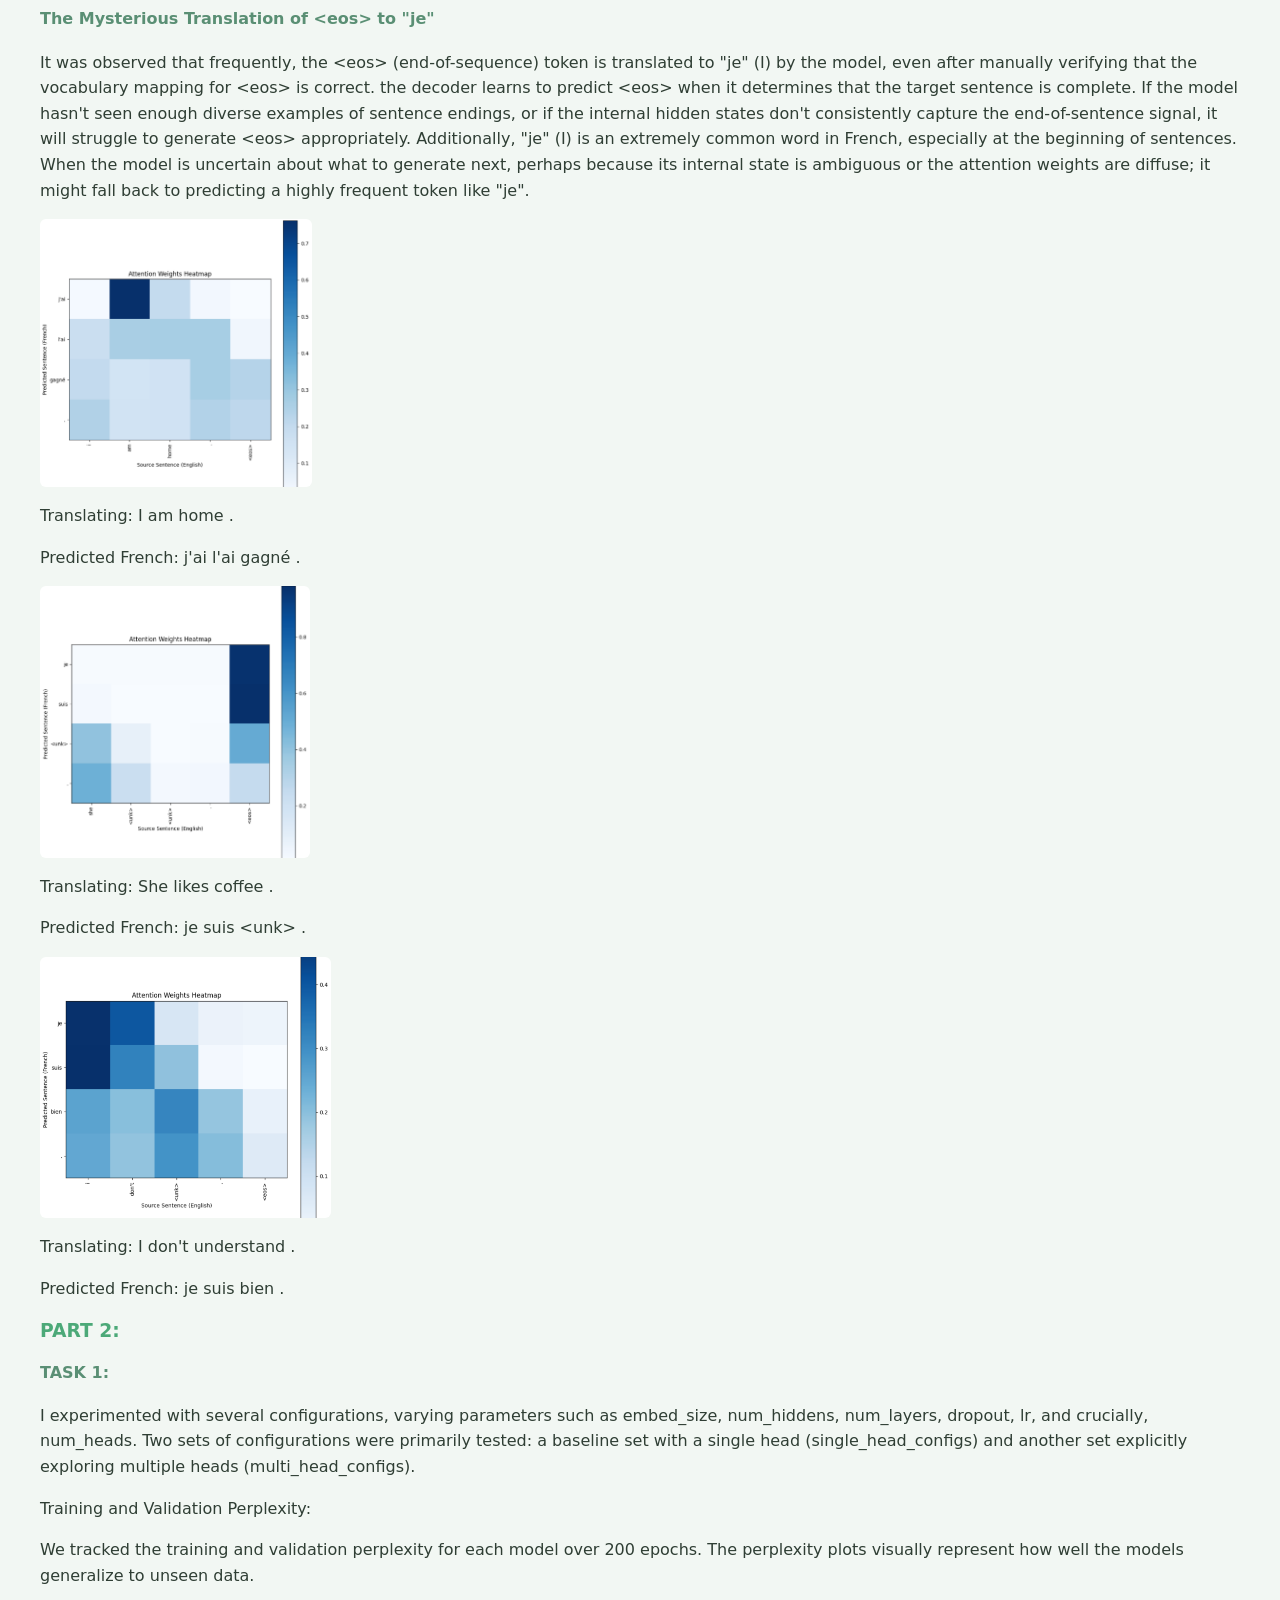
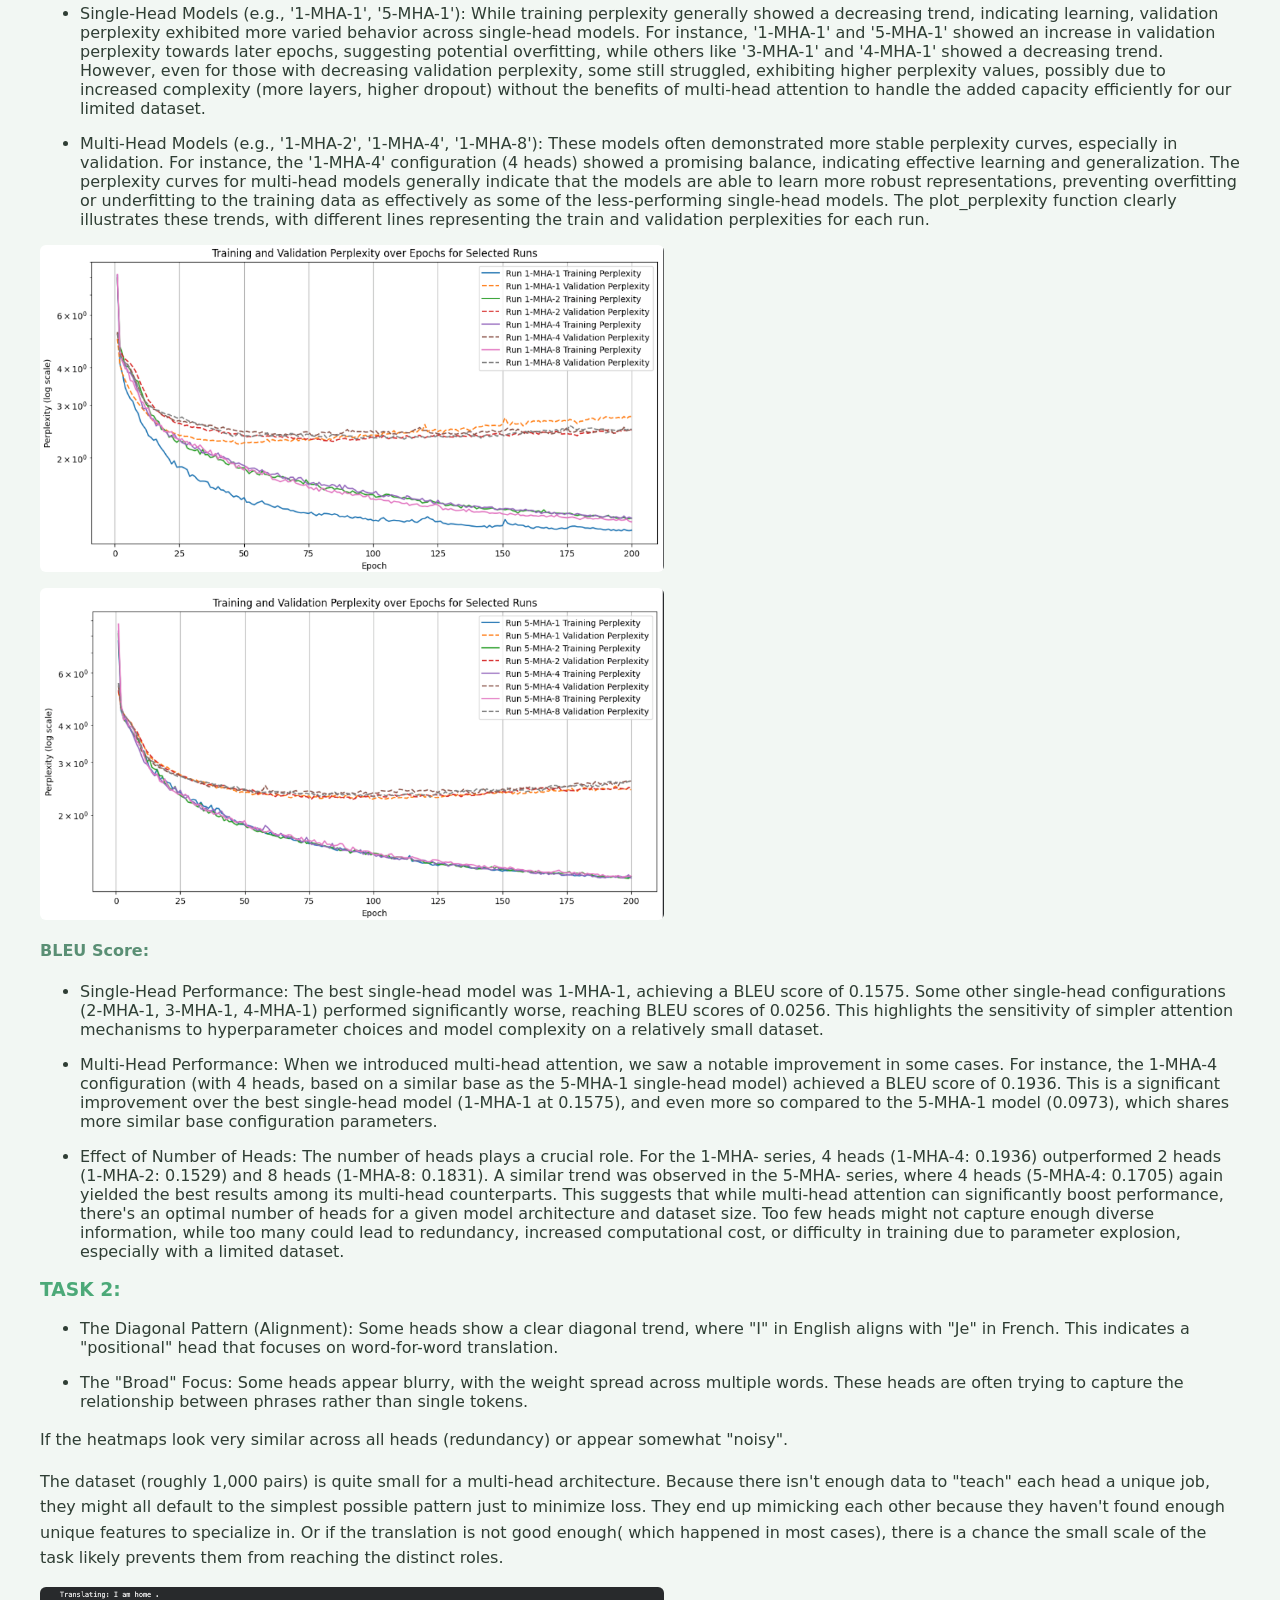
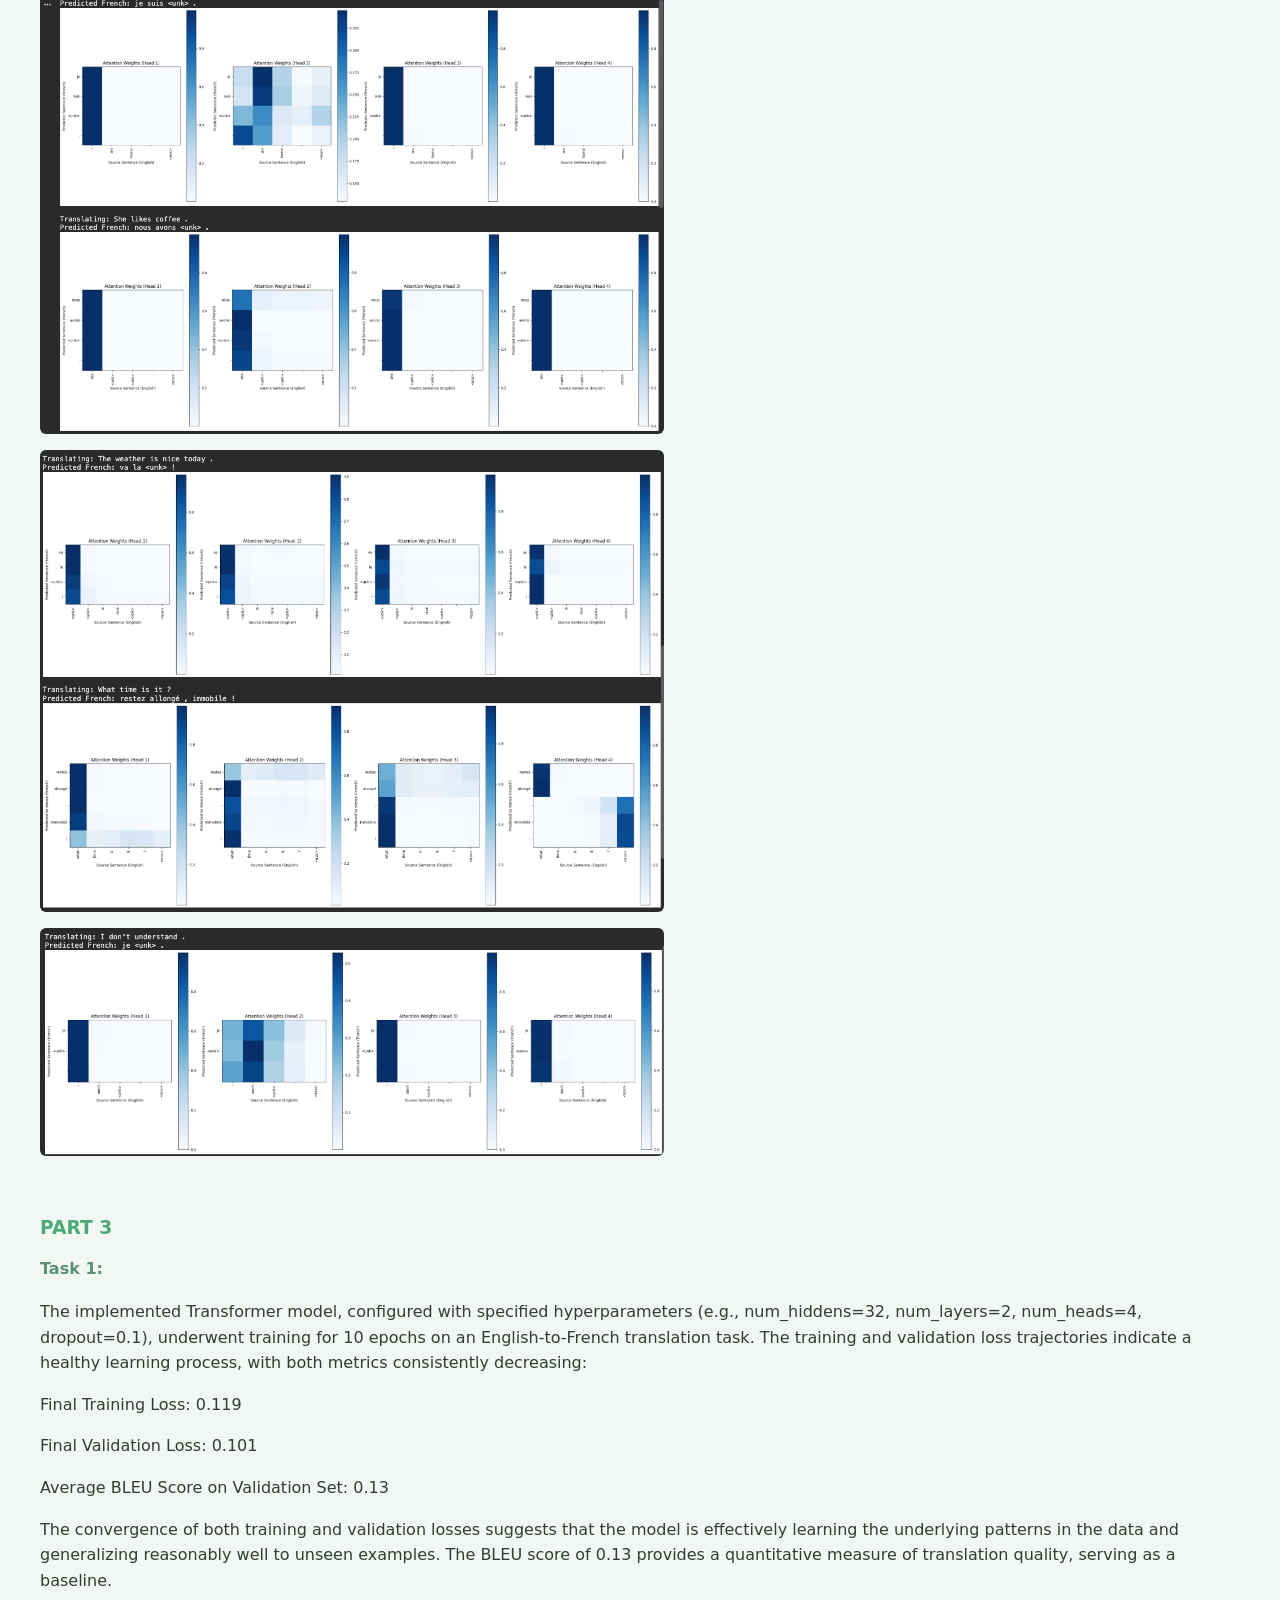
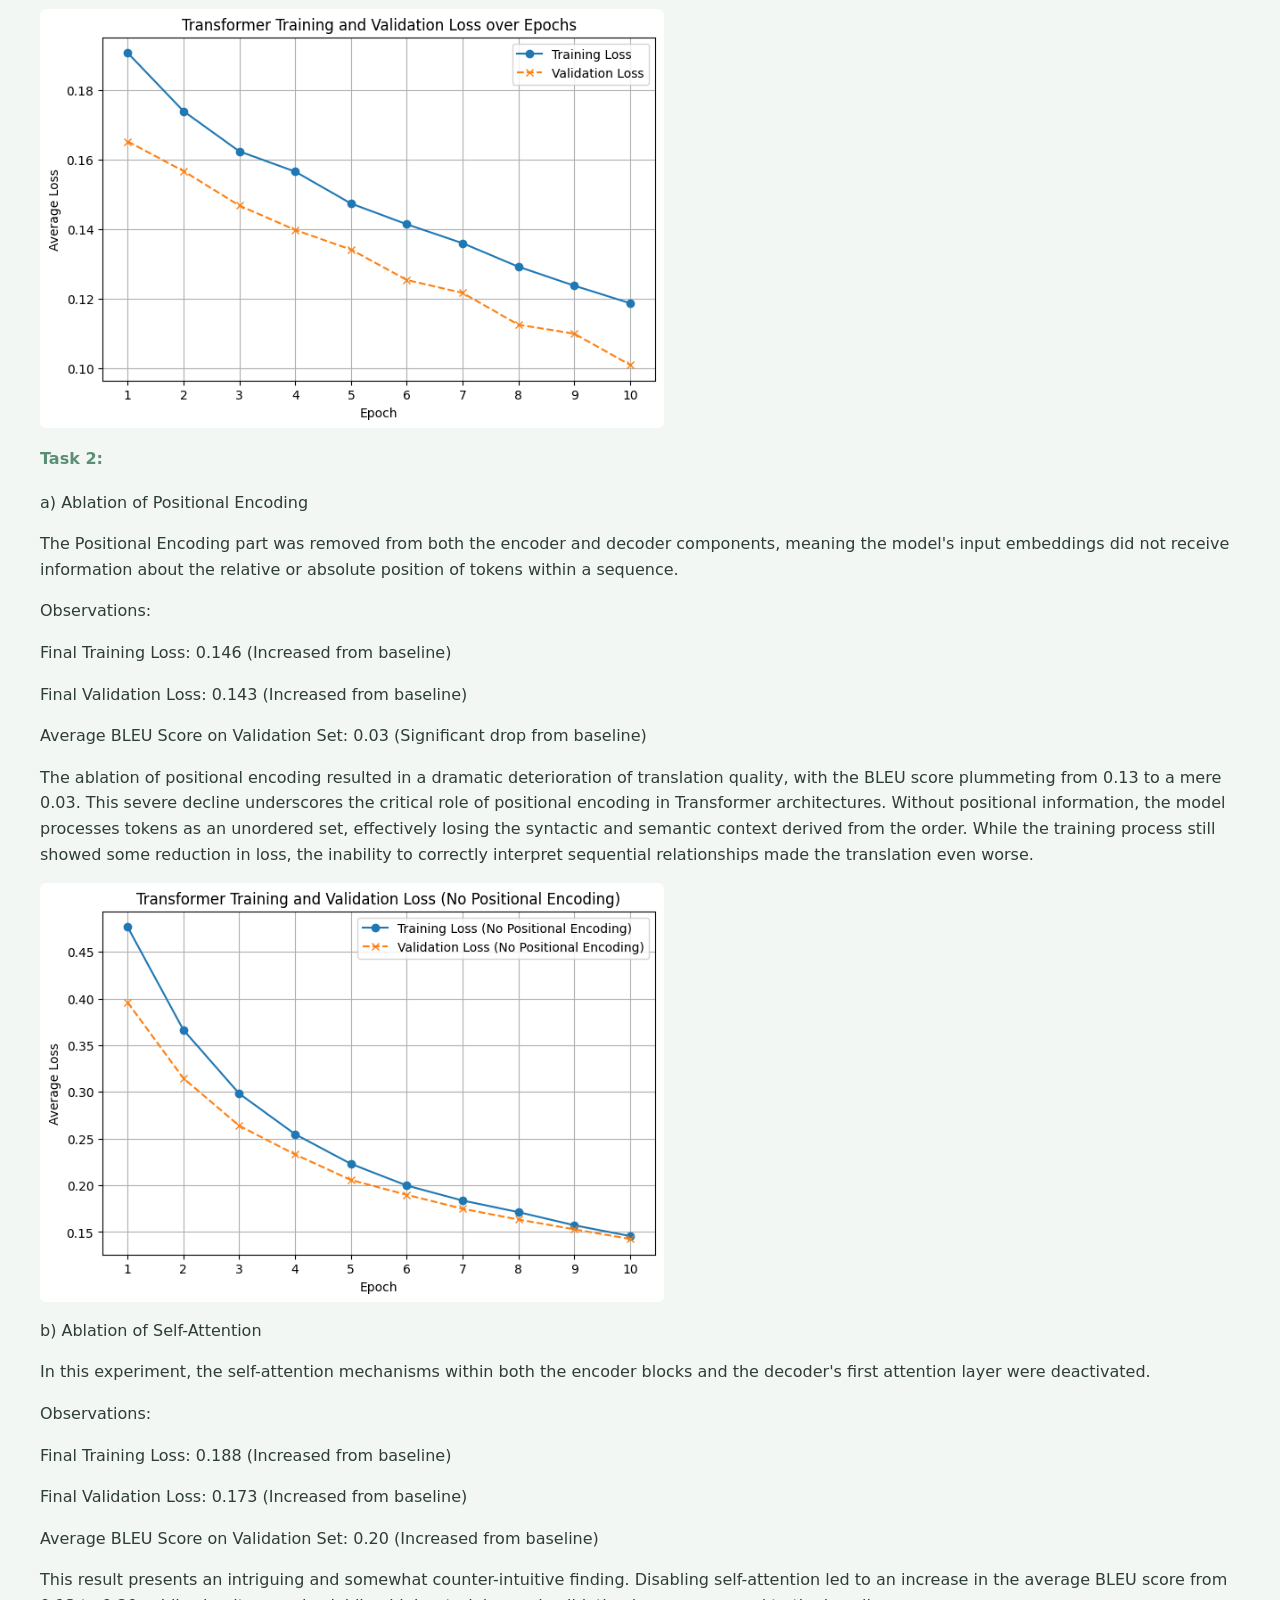
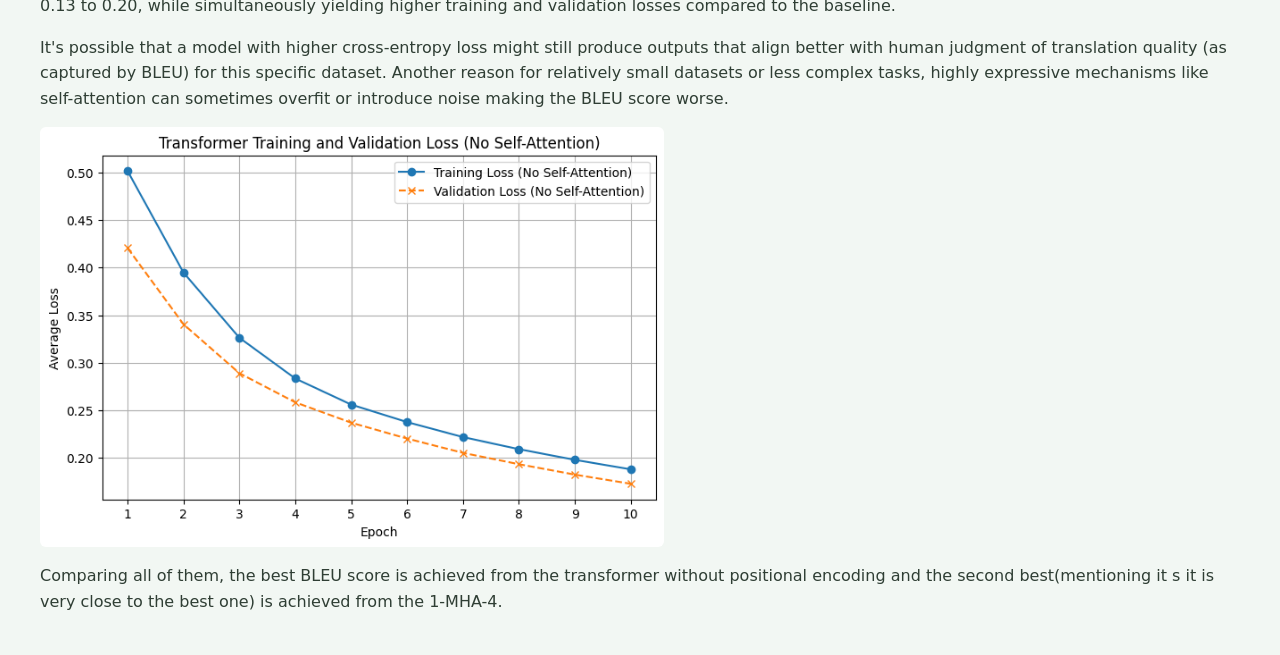
<file: project3/index.html>
<html>
  <head>
    <meta content="text/html; charset=UTF-8" http-equiv="content-type" />
    <link rel="stylesheet" href="styles.css" />
    
    
  </head>
  <body class="c7 doc-content">
    <p class="c1">
      <span class="c12"
        >&nbsp;&nbsp;&nbsp;&nbsp;&nbsp;&nbsp;&nbsp;&nbsp;&nbsp;&nbsp;&nbsp;&nbsp;&nbsp;&nbsp;&nbsp;&nbsp;&nbsp;&nbsp;&nbsp;&nbsp;&nbsp;&nbsp;&nbsp;&nbsp;&nbsp;&nbsp;&nbsp;&nbsp;&nbsp;&nbsp;&nbsp;&nbsp;&nbsp;&nbsp;&nbsp;&nbsp;&nbsp;&nbsp;&nbsp;&nbsp;</span
      ><h2><span class="c11">Project 3 Report</span></h2>  
    </p>
    <p class="c1 c3"><span class="c0"></span></p>
    <h3 class="c13" id="h.a4j7itwx2fmu"><span class="c2">PART 1</span></h3>
    <p class="c5">
      <span class="c12"
        >This report analyzes the results of hyperparameter tuning for an
        attention-based Neural Machine Translation (NMT) model and visualizes
        the attention weights to understand the model&#39;s focus during
        translation.</span
      >
    </p>
    <h4 class="c10" id="h.c16mgm3e8tlm">
      <span class="c2">Top Performing Configurations</span>
    </h4>
    <p class="c5">
      <span class="c0"
        >Based on the experimental runs, the configurations that achieved the
        best performance are summarized below:</span
      >
    </p>
    <ul class="c6 lst-kix_fjb58l4d4ped-0 start">
      <li class="c5 c4 li-bullet-0">
        <span class="c9">Config 1 (Best BLEU: 0.1000)</span
        ><span class="c0"
          >: 32 Embedding size, 32 Hidden units, 1 Layer, 0.0 Dropout, 0.005
          Learning Rate.
        </span>
      </li>
    </ul>
    <p class="c5 c8">
      <span class="c0"
        >Achieved the best BLEU score (0.1000) among all runs, despite showing
        signs of overfitting (Train PPL 1.13 vs. Valid PPL 2.40). This suggests
        that for this small dataset and limited num_steps, a simpler model with
        fewer layers might perform better, or that the BLEU score might be a bit
        misleading here given the high validation perplexity.</span
      >
    </p>
    <ul class="c6 lst-kix_fjb58l4d4ped-0">
      <li class="c5 c4 li-bullet-0">
        <span class="c9">Config 3 (BLEU: 0.0756)</span
        ><span class="c0"
          >: 32 Embedding size, 32 Hidden units, 6 Layers, 0.2 Dropout, 0.001
          Learning Rate.</span
        >
      </li>
    </ul>
    <p class="c5 c8">
      <span class="c0"
        >Achieved the lowest validation perplexity (2.20) among all runs,
        suggesting the best generalization, but a mid-range BLEU score (0.0756).
        With num_layers=6, a moderate dropout of 0.2 and a lower learning rate
        of 0.001 likely helped in regularizing the deeper model and allowed for
        more stable convergence. The lower learning rate allows the model to
        explore the loss landscape more carefully. This combination resulted in
        the best generalization performance as indicated by the validation
        perplexity.</span
      >
    </p>
    <ul class="c6 lst-kix_fjb58l4d4ped-0">
      <li class="c5 c4 li-bullet-0">
        <span class="c9">Config 5 (BLEU: 0.0500)</span
        ><span class="c0"
          >: 64 Embedding size, 64 Hidden units, 4 Layers, 0.3 Dropout, 0.002
          Learning Rate.</span
        >
      </li>
    </ul>
    <p class="c5 c8">
      <span class="c0"
        >The results are consistent with a model that is learning without severe
        overfitting or underfitting, but not achieving the best specific metric
        due to the difficulty of the task or limitations of the dataset.</span
      >
    </p>
    <p class="c5 c8">
      <span
        style="
          overflow: hidden;
          display: inline-block;
          margin: 0px 0px;
          border: 0px solid #000000;
          transform: rotate(0rad) translateZ(0px);
          -webkit-transform: rotate(0rad) translateZ(0px);
          width: 624px;
          height: 330.67px;
        "
        ><img
          alt=""
          src="images/image11.png"
          style="
            width: 624px;
            height: 330.67px;
            margin-left: 0px;
            margin-top: 0px;
            transform: rotate(0rad) translateZ(0px);
            -webkit-transform: rotate(0rad) translateZ(0px);
          "
          title=""
      /></span>
    </p>
    <h4 class="c10" id="h.m16kw0u2lkmq">
      <span class="c2">Feature Impact and Performance Drivers</span>
    </h4>
    <p class="c5">
      <span class="c0"
        >The results highlight several key factors that influenced the
        model&#39;s ability to generalize:</span
      >
    </p>
    <ul class="c6 lst-kix_6pwufc48faeg-0 start">
      <li class="c5 c4 li-bullet-0">
        <span class="c9">Model Depth vs. Overfitting</span
        ><span class="c12">: G</span
        ><span class="c0"
          >iven the small num_examples (1000) and num_steps (10). Models with
          fewer layers (Run 1) or proper regularization (Run 3) showed better
          PPL, but BLEU scores didn&#39;t always directly correlate, potentially
          due to the short nature of the sentences.</span
        >
      </li>
      <li class="c5 c4 li-bullet-0">
        <span class="c9">Dropout</span
        ><span class="c0"
          >: Without it (like Run 1), even a simple model overfits. With too
          many layers (Run 2), dropout needs to be tuned carefully.</span
        >
      </li>
      <li class="c5 c4 li-bullet-0">
        <span class="c9">Learning Rate Sensitivity</span
        ><span class="c0"
          >: A higher learning rate (0.005) allowed simpler models to converge
          quickly, but deeper models required more careful tuning to avoid
          exploding or vanishing gradients during the 200-epoch training
          cycle.</span
        >
      </li>
    </ul>
    <p class="c5 c3"><span class="c0"></span></p>
    <p class="c5"><h3><span class="c2">Task 2: Attention Visualization</span></h3>
    </p>
    <p class="c5 c3"><span class="c2"></span></p>
    <p class="c5">
      <span class="c12"
        >For attention visualization, we re-trained Run 3 (num_layers=6,
        dropout=0.2, lr=0.001) as it demonstrated the best generalization
        performance (lowest validation perplexity). We then translated several
        English sentences into French and visualized the attention weights as
        heatmaps. Due to the limited dataset and model complexity, the
        translations are often incorrect or incomplete, but we can still observe
        some patterns.</span
      >
    </p>
    <h4 class="c10" id="h.c6utgdomupky">
      <span class="c2">Findings from Visualization</span>
    </h4>
    <p class="c5">
      <span class="c0"
        >By visualizing the attention weights as heatmaps, the following
        observations were made:</span
      >
    </p>
    <ul class="c6 lst-kix_ngltiebm6hid-0 start">
      <li class="c5 c4 li-bullet-0">
        <span class="c0"
          >In successful translations, the heatmap typically shows a diagonal or
          near-diagonal pattern. This indicates that the model is correctly
          focusing on &quot;I&quot; when generating &quot;Je,&quot;.</span
        >
      </li>
      <li class="c5 c4 li-bullet-0">
        <span class="c0"
          >Even when the translation is wrong like turning &quot;She&quot; into
          &quot;je&quot;, &nbsp;the model is still trying to find a connection
          between the words. The attention mechanism might be looking at the
          right part of the English sentence, but the rest of the model
          isn&#39;t strong enough to turn that focus into a correct French
          sentence.</span
        >
      </li>
    </ul>
    <p class="c5">
      <h4><span class="c2">The Mysterious Translation of &lt;eos&gt; to &quot;je&quot;</span></h4>
    </p>
    <p class="c1">
      <span class="c0"
        >It was observed that frequently, the &lt;eos&gt; (end-of-sequence)
        token is translated to &quot;je&quot; (I) by the model, even after
        manually verifying that the vocabulary mapping for &lt;eos&gt; is
        correct. the decoder learns to predict &lt;eos&gt; when it determines
        that the target sentence is complete. If the model hasn&#39;t seen
        enough diverse examples of sentence endings, or if the internal hidden
        states don&#39;t consistently capture the end-of-sentence signal, it
        will struggle to generate &lt;eos&gt; appropriately. Additionally,
        &quot;je&quot; (I) is an extremely common word in French, especially at
        the beginning of sentences. When the model is uncertain about what to
        generate next, perhaps because its internal state is ambiguous or the
        attention weights are diffuse; it might fall back to predicting a highly
        frequent token like &quot;je&quot;.</span
      >
    </p>
    <p class="c1">
      <span
        style="
          overflow: hidden;
          display: inline-block;
          margin: 0px 0px;
          border: 0px solid #000000;
          transform: rotate(0rad) translateZ(0px);
          -webkit-transform: rotate(0rad) translateZ(0px);
          width: 272.43px;
          height: 268.18px;
        "
        ><img
          alt=""
          src="images/image5.png"
          style="
            width: 272.43px;
            height: 268.18px;
            margin-left: 0px;
            margin-top: 0px;
            transform: rotate(0rad) translateZ(0px);
            -webkit-transform: rotate(0rad) translateZ(0px);
          "
          title=""
      /></span>
    </p>
    <p class="c1"><span class="c0">Translating: I am home .</span></p>
    <p class="c1">
      <span class="c0">Predicted French: j&#39;ai l&#39;ai gagn&eacute; .</span>
    </p>
    <p class="c1 c3"><span class="c0"></span></p>
    <p class="c1">
      <span
        style="
          overflow: hidden;
          display: inline-block;
          margin: 0px 0px;
          border: 0px solid #000000;
          transform: rotate(0rad) translateZ(0px);
          -webkit-transform: rotate(0rad) translateZ(0px);
          width: 269.5px;
          height: 271.35px;
        "
        ><img
          alt=""
          src="images/image4.png"
          style="
            width: 269.5px;
            height: 271.35px;
            margin-left: 0px;
            margin-top: 0px;
            transform: rotate(0rad) translateZ(0px);
            -webkit-transform: rotate(0rad) translateZ(0px);
          "
          title=""
      /></span>
    </p>
    <p class="c1"><span class="c0">Translating: She likes coffee .</span></p>
    <p class="c1">
      <span class="c0">Predicted French: je suis &lt;unk&gt; .</span>
    </p>
    <p class="c1">
      <span
        style="
          overflow: hidden;
          display: inline-block;
          margin: 0px 0px;
          border: 0px solid #000000;
          transform: rotate(0rad) translateZ(0px);
          -webkit-transform: rotate(0rad) translateZ(0px);
          width: 291.16px;
          height: 261.35px;
        "
        ><img
          alt=""
          src="images/image10.png"
          style="
            width: 291.16px;
            height: 261.35px;
            margin-left: 0px;
            margin-top: 0px;
            transform: rotate(0rad) translateZ(0px);
            -webkit-transform: rotate(0rad) translateZ(0px);
          "
          title=""
      /></span>
    </p>
    <p class="c1">
      <span class="c0">Translating: I don&#39;t understand .</span>
    </p>
    <p class="c1"><span class="c0">Predicted French: je suis bien .</span></p>
    <p class="c1 c3"><span class="c0"></span></p>
    <p class="c1 c3"><span class="c0"></span></p>
    <p class="c1 c14"><h3><span class="c2">PART 2: </span></h3></p>
    <p class="c1"><h4><span class="c2">TASK 1:</span></h4></p>
    <p class="c1">
      <span class="c0"
        >I experimented with several configurations, varying parameters such as
        embed_size, num_hiddens, num_layers, dropout, lr, and crucially,
        num_heads. Two sets of configurations were primarily tested: a baseline
        set with a single head (single_head_configs) and another set explicitly
        exploring multiple heads (multi_head_configs).</span
      >
    </p>
    <p class="c1 c3"><span class="c0"></span></p>
    <p class="c1 c3"><span class="c0"></span></p>
    <p class="c1">
      <span class="c2">Training and Validation Perplexity:</span>
    </p>
    <p class="c1">
      <span class="c0"
        >We tracked the training and validation perplexity for each model over
        200 epochs. The perplexity plots visually represent how well the models
        generalize to unseen data.</span
      >
    </p>
    <p class="c1 c3"><span class="c2"></span></p>
    <ul class="c6 lst-kix_xxvpysaxt4oy-0 start">
      <li class="c1 c4 li-bullet-0">
        <span class="c0"
          >Single-Head Models (e.g., &#39;1-MHA-1&#39;, &#39;5-MHA-1&#39;):
          While training perplexity generally showed a decreasing trend,
          indicating learning, validation perplexity exhibited more varied
          behavior across single-head models. For instance, &#39;1-MHA-1&#39;
          and &#39;5-MHA-1&#39; showed an increase in validation perplexity
          towards later epochs, suggesting potential overfitting, while others
          like &#39;3-MHA-1&#39; and &#39;4-MHA-1&#39; showed a decreasing
          trend. However, even for those with decreasing validation perplexity,
          some still struggled, exhibiting higher perplexity values, possibly
          due to increased complexity (more layers, higher dropout) without the
          benefits of multi-head attention to handle the added capacity
          efficiently for our limited dataset.</span
        >
      </li>
    </ul>
    <p class="c1 c3"><span class="c0"></span></p>
    <ul class="c6 lst-kix_kidoekqjtkv-0 start">
      <li class="c1 c4 li-bullet-0">
        <span class="c0"
          >Multi-Head Models (e.g., &#39;1-MHA-2&#39;, &#39;1-MHA-4&#39;,
          &#39;1-MHA-8&#39;): These models often demonstrated more stable
          perplexity curves, especially in validation. For instance, the
          &#39;1-MHA-4&#39; configuration (4 heads) showed a promising balance,
          indicating effective learning and generalization. The perplexity
          curves for multi-head models generally indicate that the models are
          able to learn more robust representations, preventing overfitting or
          underfitting to the training data as effectively as some of the
          less-performing single-head models. The plot_perplexity function
          clearly illustrates these trends, with different lines representing
          the train and validation perplexities for each run.</span
        >
      </li>
    </ul>
    <p class="c1 c3 c8"><span class="c0"></span></p>
    <p class="c1 c8">
      <span
        style="
          overflow: hidden;
          display: inline-block;
          margin: 0px 0px;
          border: 0px solid #000000;
          transform: rotate(0rad) translateZ(0px);
          -webkit-transform: rotate(0rad) translateZ(0px);
          width: 624px;
          height: 326.67px;
        "
        ><img
          alt=""
          src="images/image9.png"
          style="
            width: 624px;
            height: 326.67px;
            margin-left: 0px;
            margin-top: 0px;
            transform: rotate(0rad) translateZ(0px);
            -webkit-transform: rotate(0rad) translateZ(0px);
          "
          title=""
      /></span>
    </p>
    <p class="c1 c8">
      <span
        style="
          overflow: hidden;
          display: inline-block;
          margin: 0px 0px;
          border: 0px solid #000000;
          transform: rotate(0rad) translateZ(0px);
          -webkit-transform: rotate(0rad) translateZ(0px);
          width: 624px;
          height: 332px;
        "
        ><img
          alt=""
          src="images/image12.png"
          style="
            width: 624px;
            height: 332px;
            margin-left: 0px;
            margin-top: 0px;
            transform: rotate(0rad) translateZ(0px);
            -webkit-transform: rotate(0rad) translateZ(0px);
          "
          title=""
      /></span>
    </p>
    <p class="c1"><h4><span class="c2">BLEU Score:</span></h4></p>
    <p class="c1 c3"><span class="c0"></span></p>
    <ul class="c6 lst-kix_59xwlxm9a9mt-0 start">
      <li class="c1 c4 li-bullet-0">
        <span class="c0"
          >Single-Head Performance: The best single-head model was 1-MHA-1,
          achieving a BLEU score of 0.1575. Some other single-head
          configurations (2-MHA-1, 3-MHA-1, 4-MHA-1) performed significantly
          worse, reaching BLEU scores of 0.0256. This highlights the sensitivity
          of simpler attention mechanisms to hyperparameter choices and model
          complexity on a relatively small dataset.</span
        >
      </li>
    </ul>
    <p class="c1 c3"><span class="c0"></span></p>
    <ul class="c6 lst-kix_59xwlxm9a9mt-0">
      <li class="c1 c4 li-bullet-0">
        <span class="c0"
          >Multi-Head Performance: When we introduced multi-head attention, we
          saw a notable improvement in some cases. For instance, the 1-MHA-4
          configuration (with 4 heads, based on a similar base as the 5-MHA-1
          single-head model) achieved a BLEU score of 0.1936. This is a
          significant improvement over the best single-head model (1-MHA-1 at
          0.1575), and even more so compared to the 5-MHA-1 model (0.0973),
          which shares more similar base configuration parameters.</span
        >
      </li>
    </ul>
    <p class="c1 c3"><span class="c0"></span></p>
    <ul class="c6 lst-kix_59xwlxm9a9mt-0">
      <li class="c1 c4 li-bullet-0">
        <span class="c0"
          >Effect of Number of Heads: The number of heads plays a crucial role.
          For the 1-MHA- series, 4 heads (1-MHA-4: 0.1936) outperformed 2 heads
          (1-MHA-2: 0.1529) and 8 heads (1-MHA-8: 0.1831). A similar trend was
          observed in the 5-MHA- series, where 4 heads (5-MHA-4: 0.1705) again
          yielded the best results among its multi-head counterparts. This
          suggests that while multi-head attention can significantly boost
          performance, there&#39;s an optimal number of heads for a given model
          architecture and dataset size. Too few heads might not capture enough
          diverse information, while too many could lead to redundancy,
          increased computational cost, or difficulty in training due to
          parameter explosion, especially with a limited dataset.</span
        >
      </li>
    </ul>
    <p class="c1 c3"><span class="c0"></span></p>
    <p class="c1"><h3><span class="c2">TASK 2:</span></h3></p>
    <p class="c1 c3"><span class="c2"></span></p>
    <ul class="c6 lst-kix_7avzsutfb78k-0 start">
      <li class="c1 c4 li-bullet-0">
        <span class="c0"
          >The Diagonal Pattern (Alignment): Some heads show a clear diagonal
          trend, where &quot;I&quot; in English aligns with &quot;Je&quot; in
          French. This indicates a &quot;positional&quot; head that focuses on
          word-for-word translation.</span
        >
      </li>
    </ul>
    <p class="c1 c3"><span class="c0"></span></p>
    <ul class="c6 lst-kix_z17u1xuepouc-0 start">
      <li class="c1 c4 li-bullet-0">
        <span class="c0"
          >The &quot;Broad&quot; Focus: Some heads appear blurry, with the
          weight spread across multiple words. These heads are often trying to
          capture the relationship between phrases rather than single
          tokens.</span
        >
      </li>
    </ul>
    <p class="c1 c3 c8"><span class="c0"></span></p>
    <p class="c1">
      <span class="c0"
        >If the heatmaps look very similar across all heads (redundancy) or
        appear somewhat &quot;noisy&quot;.
      </span>
    </p>
    <p class="c1 c3"><span class="c0"></span></p>
    <p class="c1">
      <span class="c0"
        >The dataset (roughly 1,000 pairs) is quite small for a multi-head
        architecture. Because there isn&#39;t enough data to &quot;teach&quot;
        each head a unique job, they might all default to the simplest possible
        pattern just to minimize loss. They end up mimicking each other because
        they haven&#39;t found enough unique features to specialize in. Or if
        the translation is not good enough( which happened in most cases), there
        is a chance the small scale of the task likely prevents them from
        reaching the distinct roles.</span
      >
    </p>
    <p class="c1 c3"><span class="c0"></span></p>
    <p class="c1">
      <span
        style="
          overflow: hidden;
          display: inline-block;
          margin: 0px 0px;
          border: 0px solid #000000;
          transform: rotate(0rad) translateZ(0px);
          -webkit-transform: rotate(0rad) translateZ(0px);
          width: 624px;
          height: 446.67px;
        "
        ><img
          alt=""
          src="images/image7.png"
          style="
            width: 624px;
            height: 446.67px;
            margin-left: 0px;
            margin-top: 0px;
            transform: rotate(0rad) translateZ(0px);
            -webkit-transform: rotate(0rad) translateZ(0px);
          "
          title=""
      /></span>
    </p>
    <p class="c1">
      <span
        style="
          overflow: hidden;
          display: inline-block;
          margin: 0px 0px;
          border: 0px solid #000000;
          transform: rotate(0rad) translateZ(0px);
          -webkit-transform: rotate(0rad) translateZ(0px);
          width: 624px;
          height: 462.67px;
        "
        ><img
          alt=""
          src="images/image3.png"
          style="
            width: 624px;
            height: 462.67px;
            margin-left: 0px;
            margin-top: 0px;
            transform: rotate(0rad) translateZ(0px);
            -webkit-transform: rotate(0rad) translateZ(0px);
          "
          title=""
      /></span>
    </p>
    <p class="c1">
      <span
        style="
          overflow: hidden;
          display: inline-block;
          margin: 0px 0px;
          border: 0px solid #000000;
          transform: rotate(0rad) translateZ(0px);
          -webkit-transform: rotate(0rad) translateZ(0px);
          width: 624px;
          height: 228px;
        "
        ><img
          alt=""
          src="images/image8.png"
          style="
            width: 624px;
            height: 228px;
            margin-left: 0px;
            margin-top: 0px;
            transform: rotate(0rad) translateZ(0px);
            -webkit-transform: rotate(0rad) translateZ(0px);
          "
          title=""
      /></span>
    </p>
    <p class="c1 c3"><span class="c0"></span></p>
    <p class="c1 c3"><span class="c0"></span></p>
    <p class="c1">
      <span class="c12"
        >&nbsp;&nbsp;&nbsp;&nbsp;&nbsp;&nbsp;&nbsp;&nbsp;&nbsp;&nbsp;&nbsp;&nbsp;&nbsp;&nbsp;&nbsp;&nbsp;&nbsp;&nbsp;&nbsp;&nbsp;&nbsp;&nbsp;&nbsp;&nbsp;&nbsp;&nbsp;&nbsp;&nbsp;&nbsp;&nbsp;&nbsp;&nbsp;&nbsp;&nbsp;&nbsp;&nbsp;&nbsp;&nbsp;&nbsp;&nbsp;&nbsp;&nbsp;&nbsp;&nbsp;&nbsp;&nbsp;&nbsp;&nbsp;</span
      ><h3><span class="c2">PART 3</span></h3>
    </p>
    <p class="c1"><h4><span class="c2">Task 1:</span></h4></p>
    <p class="c1 c3"><span class="c2"></span></p>
    <p class="c1">
      <span class="c0"
        >The implemented Transformer model, configured with specified
        hyperparameters (e.g., num_hiddens=32, num_layers=2, num_heads=4,
        dropout=0.1), underwent training for 10 epochs on an English-to-French
        translation task. The training and validation loss trajectories indicate
        a healthy learning process, with both metrics consistently
        decreasing:</span
      >
    </p>
    <p class="c1 c3"><span class="c0"></span></p>
    <p class="c1"><span class="c0">Final Training Loss: 0.119</span></p>
    <p class="c1"><span class="c0">Final Validation Loss: 0.101</span></p>
    <p class="c1">
      <span class="c0">Average BLEU Score on Validation Set: 0.13</span>
    </p>
    <p class="c1">
      <span class="c0"
        >The convergence of both training and validation losses suggests that
        the model is effectively learning the underlying patterns in the data
        and generalizing reasonably well to unseen examples. The BLEU score of
        0.13 provides a quantitative measure of translation quality, serving as
        a baseline.</span
      >
    </p>
    <p class="c1">
      <span
        style="
          overflow: hidden;
          display: inline-block;
          margin: 0px 0px;
          border: 0px solid #000000;
          transform: rotate(0rad) translateZ(0px);
          -webkit-transform: rotate(0rad) translateZ(0px);
          width: 624px;
          height: 418.67px;
        "
        ><img
          alt=""
          src="images/image1.png"
          style="
            width: 624px;
            height: 418.67px;
            margin-left: 0px;
            margin-top: 0px;
            transform: rotate(0rad) translateZ(0px);
            -webkit-transform: rotate(0rad) translateZ(0px);
          "
          title=""
      /></span>
    </p>
    <p class="c1 c3"><span class="c0"></span></p>
    <p class="c1 c3"><span class="c0"></span></p>
    <p class="c1"><h4><span class="c2">Task 2:</span></h4></p>
    <p class="c1"><span class="c2">a) Ablation of Positional Encoding</span></p>
    <p class="c1">
      <span class="c0"
        >The Positional Encoding part was removed from both the encoder and
        decoder components, meaning the model&#39;s input embeddings did not
        receive information about the relative or absolute position of tokens
        within a sequence.</span
      >
    </p>
    <p class="c1 c3"><span class="c0"></span></p>
    <p class="c1"><span class="c0">Observations:</span></p>
    <p class="c1 c3"><span class="c0"></span></p>
    <p class="c1">
      <span class="c0"
        >Final Training Loss: 0.146 (Increased from baseline)</span
      >
    </p>
    <p class="c1">
      <span class="c0"
        >Final Validation Loss: 0.143 (Increased from baseline)</span
      >
    </p>
    <p class="c1">
      <span class="c0"
        >Average BLEU Score on Validation Set: 0.03 (Significant drop from
        baseline)</span
      >
    </p>
    <p class="c1 c3"><span class="c0"></span></p>
    <p class="c1">
      <span class="c0"
        >The ablation of positional encoding resulted in a dramatic
        deterioration of translation quality, with the BLEU score plummeting
        from 0.13 to a mere 0.03. This severe decline underscores the critical
        role of positional encoding in Transformer architectures. Without
        positional information, the model processes tokens as an unordered set,
        effectively losing the syntactic and semantic context derived from the
        order. While the training process still showed some reduction in loss,
        the inability to correctly interpret sequential relationships made the
        translation even worse.</span
      >
    </p>
    <p class="c1 c3"><span class="c0"></span></p>
    <p class="c1">
      <span
        style="
          overflow: hidden;
          display: inline-block;
          margin: 0px 0px;
          border: 0px solid #000000;
          transform: rotate(0rad) translateZ(0px);
          -webkit-transform: rotate(0rad) translateZ(0px);
          width: 624px;
          height: 418.67px;
        "
        ><img
          alt=""
          src="images/image6.png"
          style="
            width: 624px;
            height: 418.67px;
            margin-left: 0px;
            margin-top: 0px;
            transform: rotate(0rad) translateZ(0px);
            -webkit-transform: rotate(0rad) translateZ(0px);
          "
          title=""
      /></span>
    </p>
    <p class="c1"><span class="c2">b) Ablation of Self-Attention</span></p>
    <p class="c1 c3"><span class="c2"></span></p>
    <p class="c1">
      <span class="c0"
        >In this experiment, the self-attention mechanisms within both the
        encoder blocks and the decoder&#39;s first attention layer were
        deactivated.</span
      >
    </p>
    <p class="c1 c3"><span class="c0"></span></p>
    <p class="c1"><span class="c0">Observations:</span></p>
    <p class="c1 c3"><span class="c0"></span></p>
    <p class="c1">
      <span class="c0"
        >Final Training Loss: 0.188 (Increased from baseline)</span
      >
    </p>
    <p class="c1">
      <span class="c0"
        >Final Validation Loss: 0.173 (Increased from baseline)</span
      >
    </p>
    <p class="c1">
      <span class="c0"
        >Average BLEU Score on Validation Set: 0.20 (Increased from
        baseline)</span
      >
    </p>
    <p class="c1 c3"><span class="c0"></span></p>
    <p class="c1">
      <span class="c0"
        >This result presents an intriguing and somewhat counter-intuitive
        finding. Disabling self-attention led to an increase in the average BLEU
        score from 0.13 to 0.20, while simultaneously yielding higher training
        and validation losses compared to the baseline.
      </span>
    </p>
    <p class="c1">
      <span class="c0"
        >It&#39;s possible that a model with higher cross-entropy loss might
        still produce outputs that align better with human judgment of
        translation quality (as captured by BLEU) for this specific dataset.
        Another reason for relatively small datasets or less complex tasks,
        highly expressive mechanisms like self-attention can sometimes overfit
        or introduce noise making the BLEU score worse.</span
      >
    </p>
    <p class="c1 c3"><span class="c0"></span></p>
    <p class="c1">
      <span
        style="
          overflow: hidden;
          display: inline-block;
          margin: 0px 0px;
          border: 0px solid #000000;
          transform: rotate(0rad) translateZ(0px);
          -webkit-transform: rotate(0rad) translateZ(0px);
          width: 624px;
          height: 420px;
        "
        ><img
          alt=""
          src="images/image2.png"
          style="
            width: 624px;
            height: 420px;
            margin-left: 0px;
            margin-top: 0px;
            transform: rotate(0rad) translateZ(0px);
            -webkit-transform: rotate(0rad) translateZ(0px);
          "
          title=""
      /></span>
    </p>
    <p class="c1 c3"><span class="c0"></span></p>
    <p class="c1">
      <span class="c12"
        >Comparing all of them, the best BLEU score is achieved from the
        transformer without positional encoding and the second best(mentioning
        it s it is very close to the best one) is achieved from the
        1-MHA-4.</span
      >
    </p>
  </body>
</html>
</file>
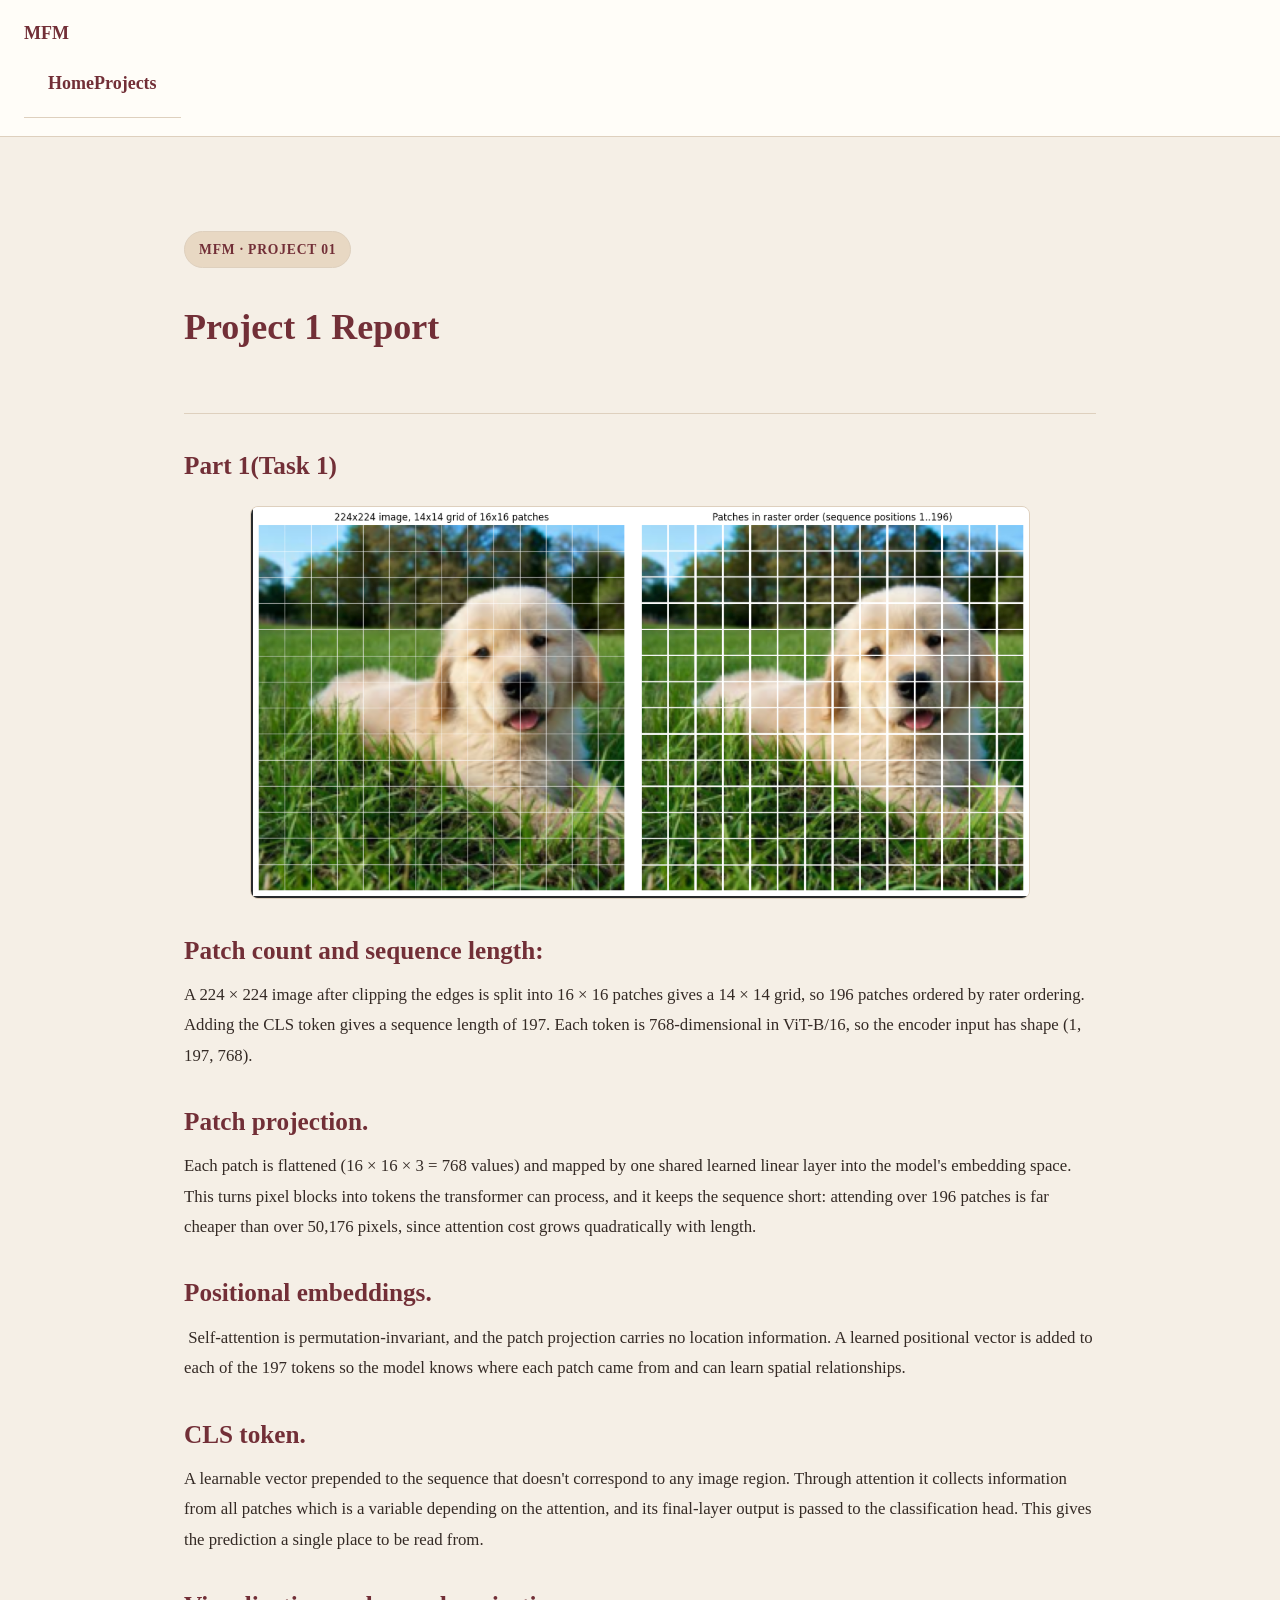
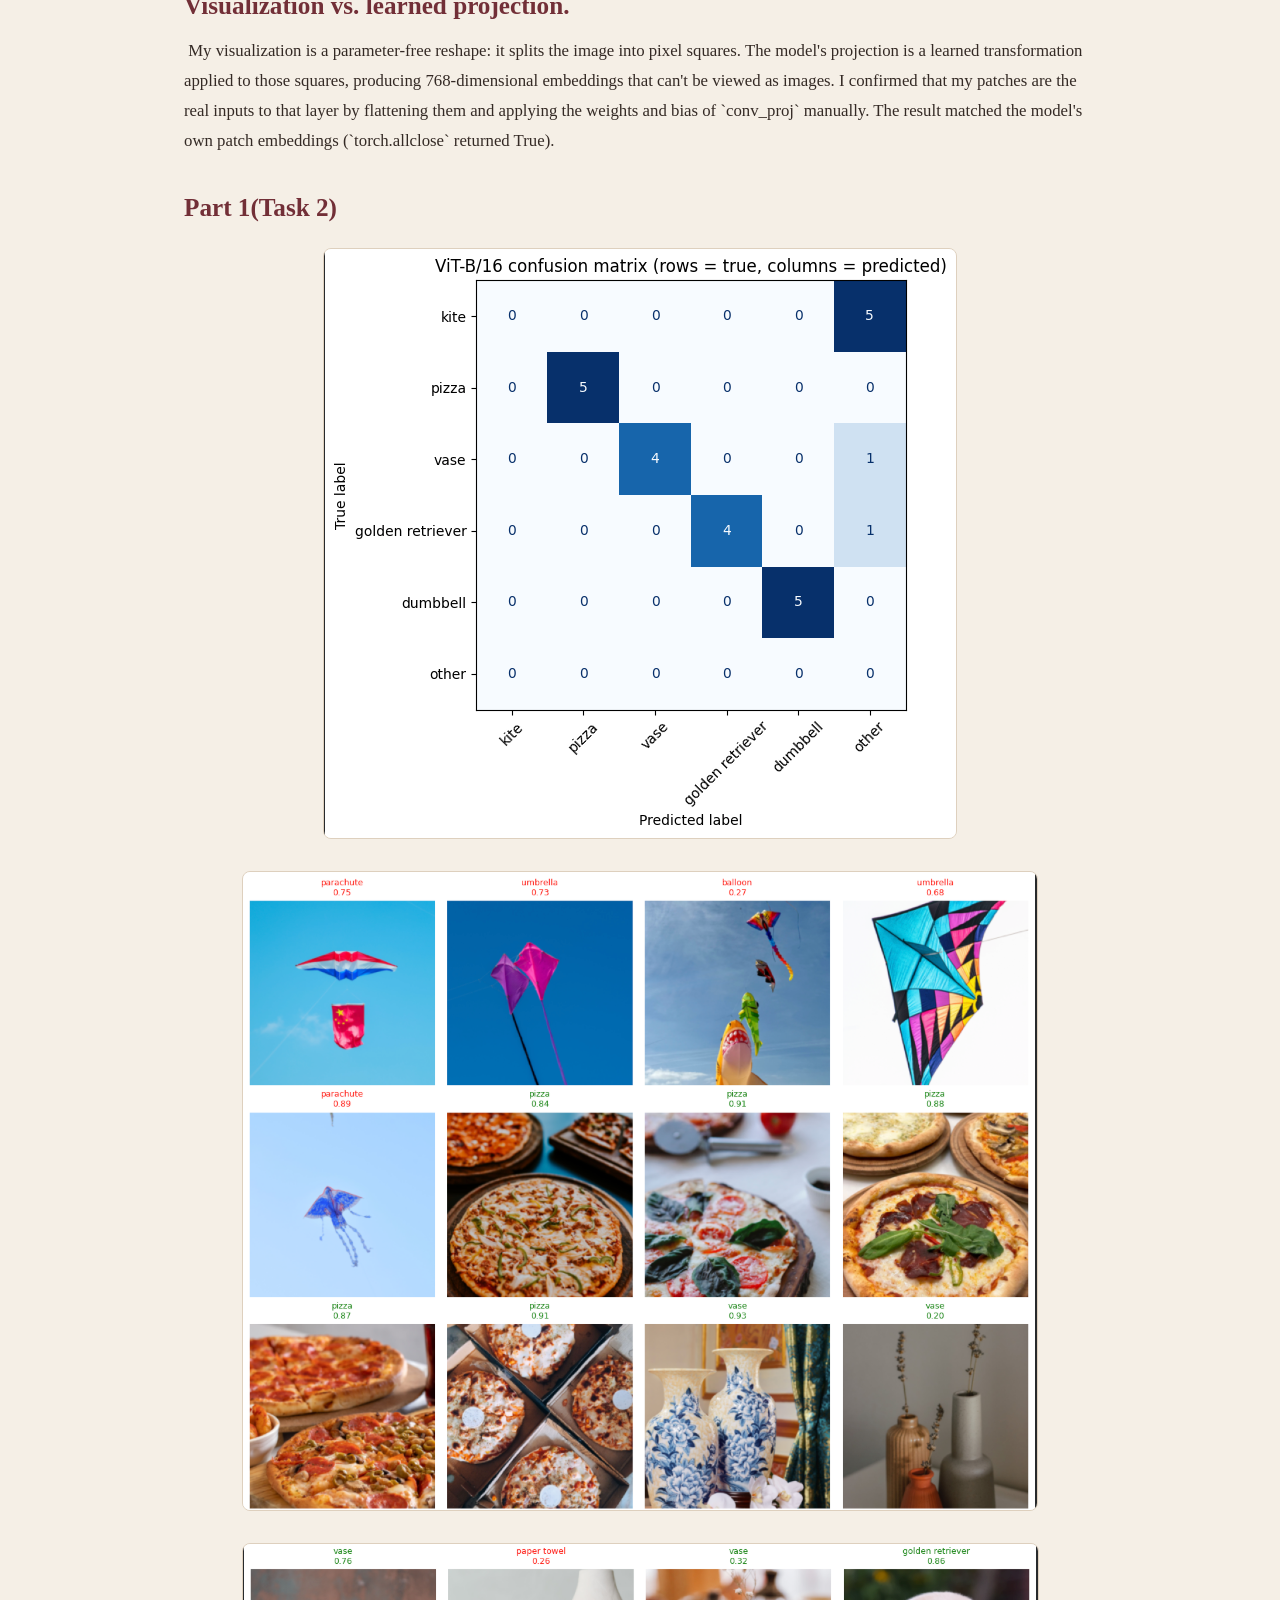
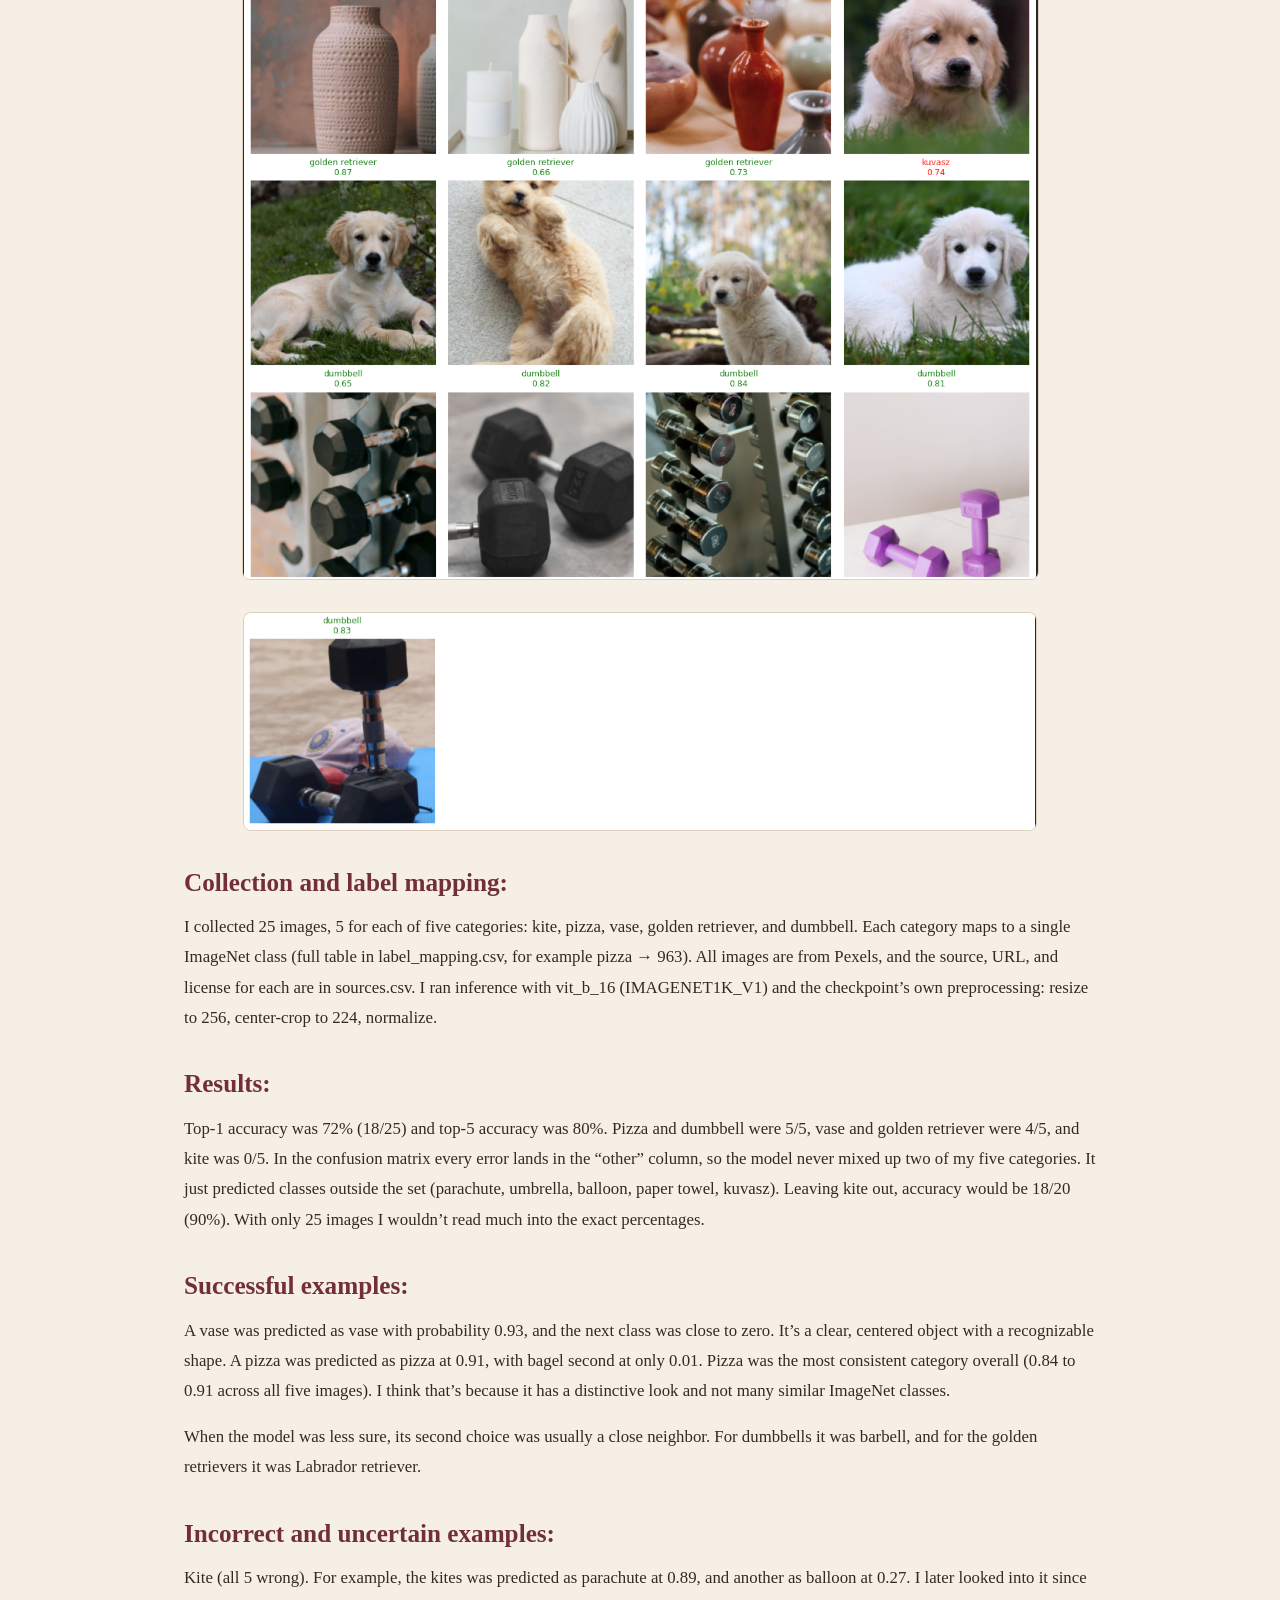
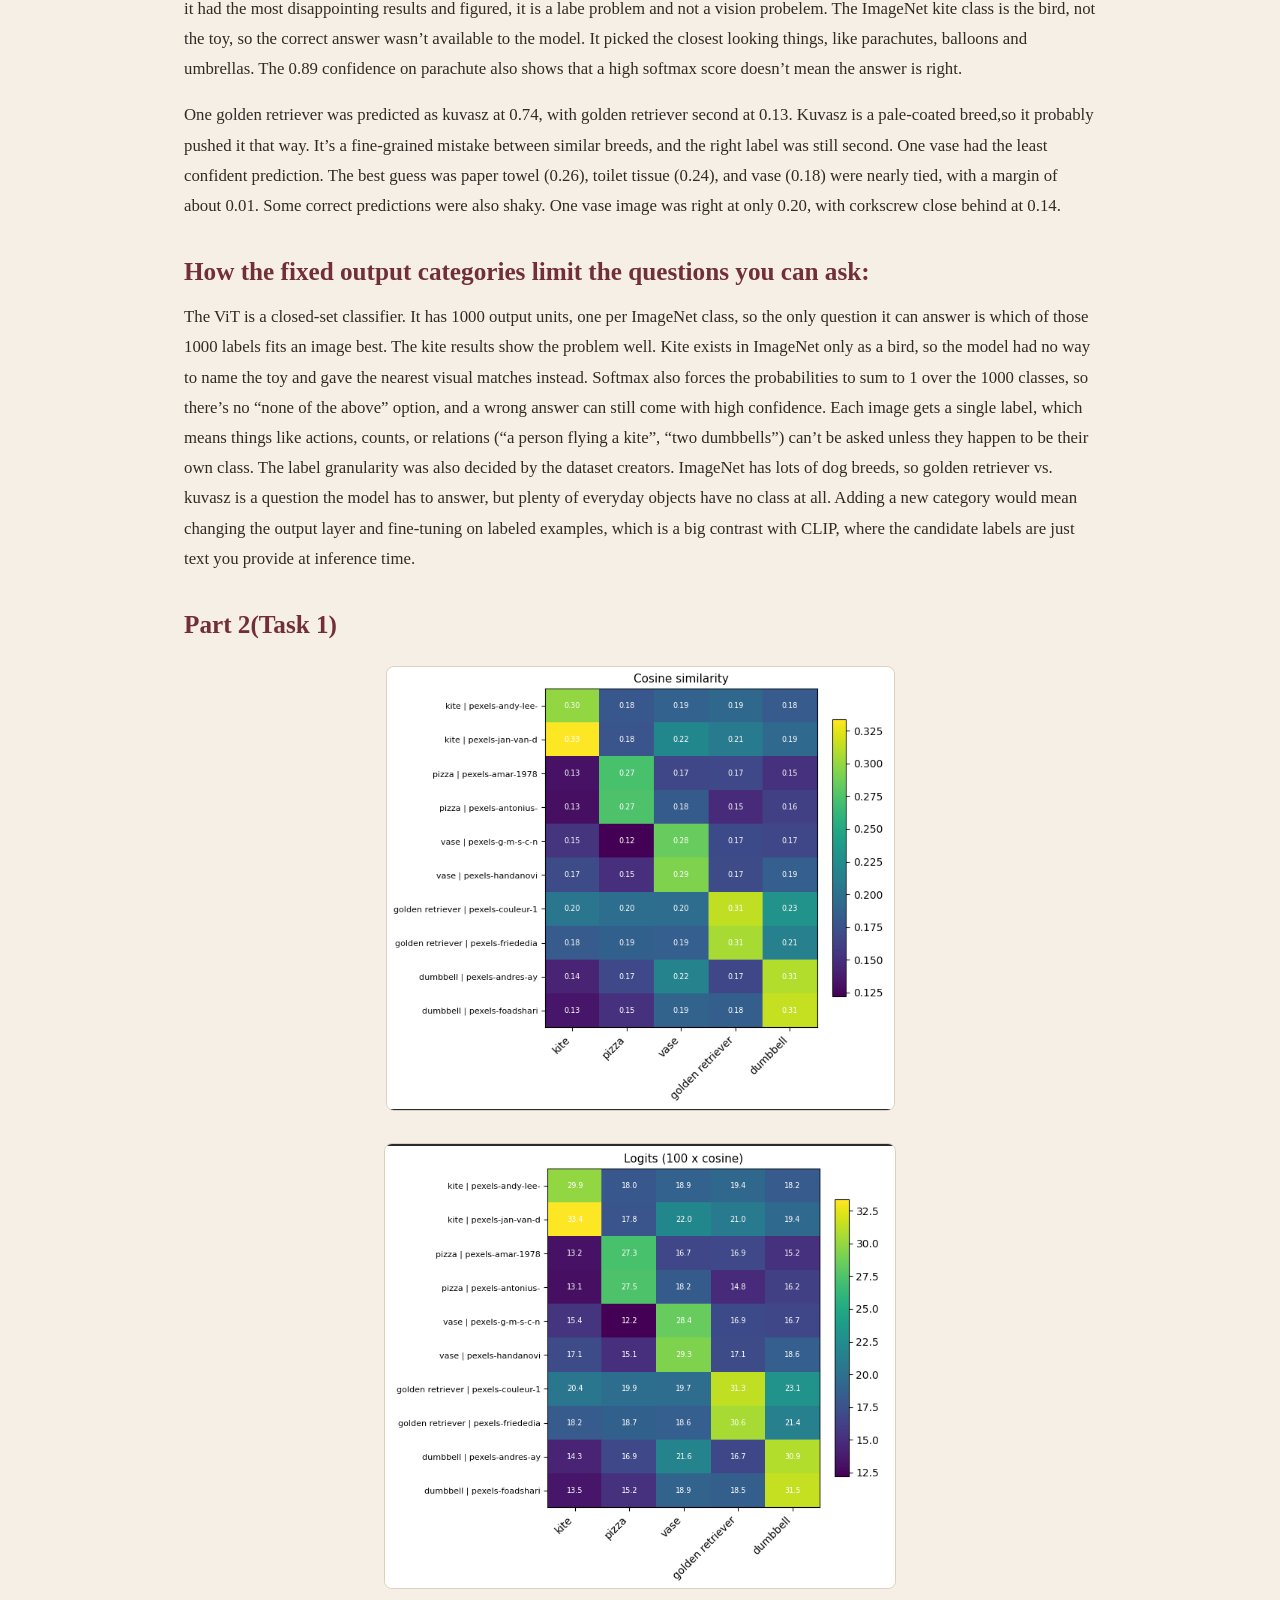
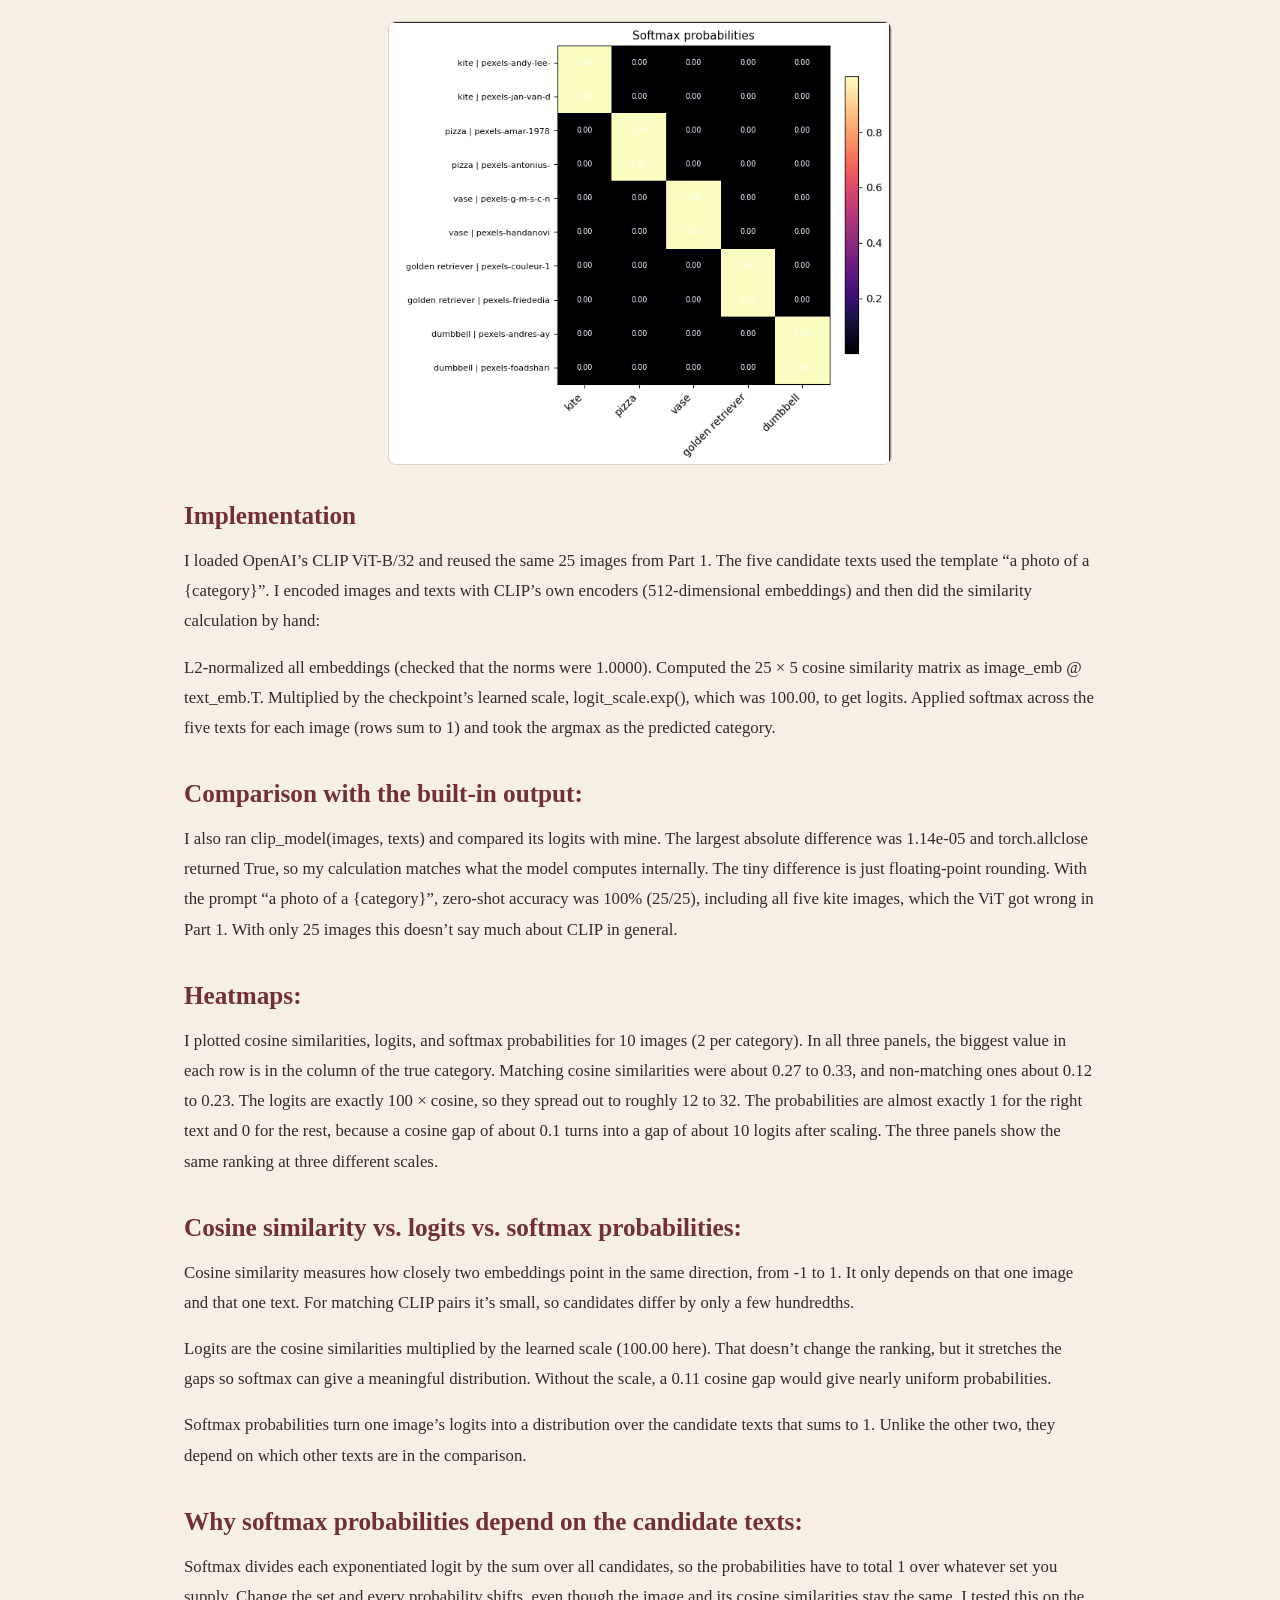
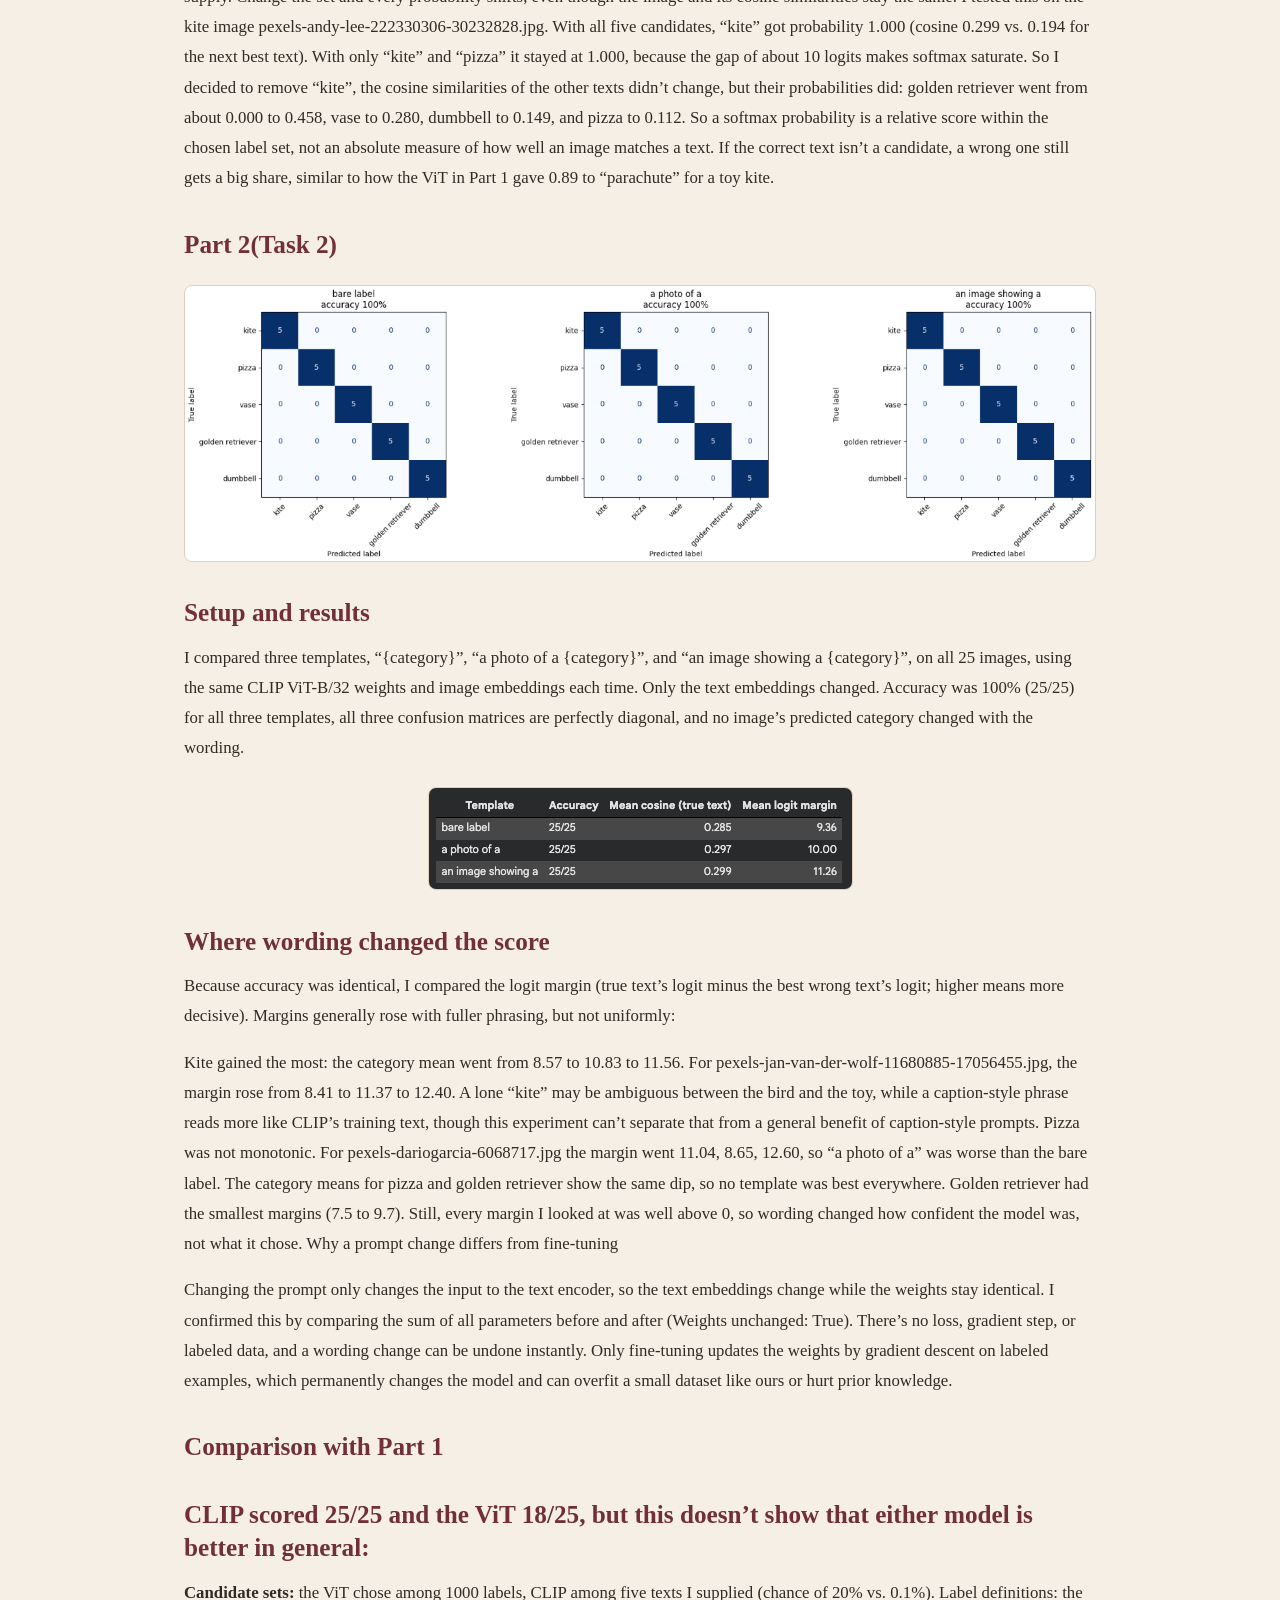
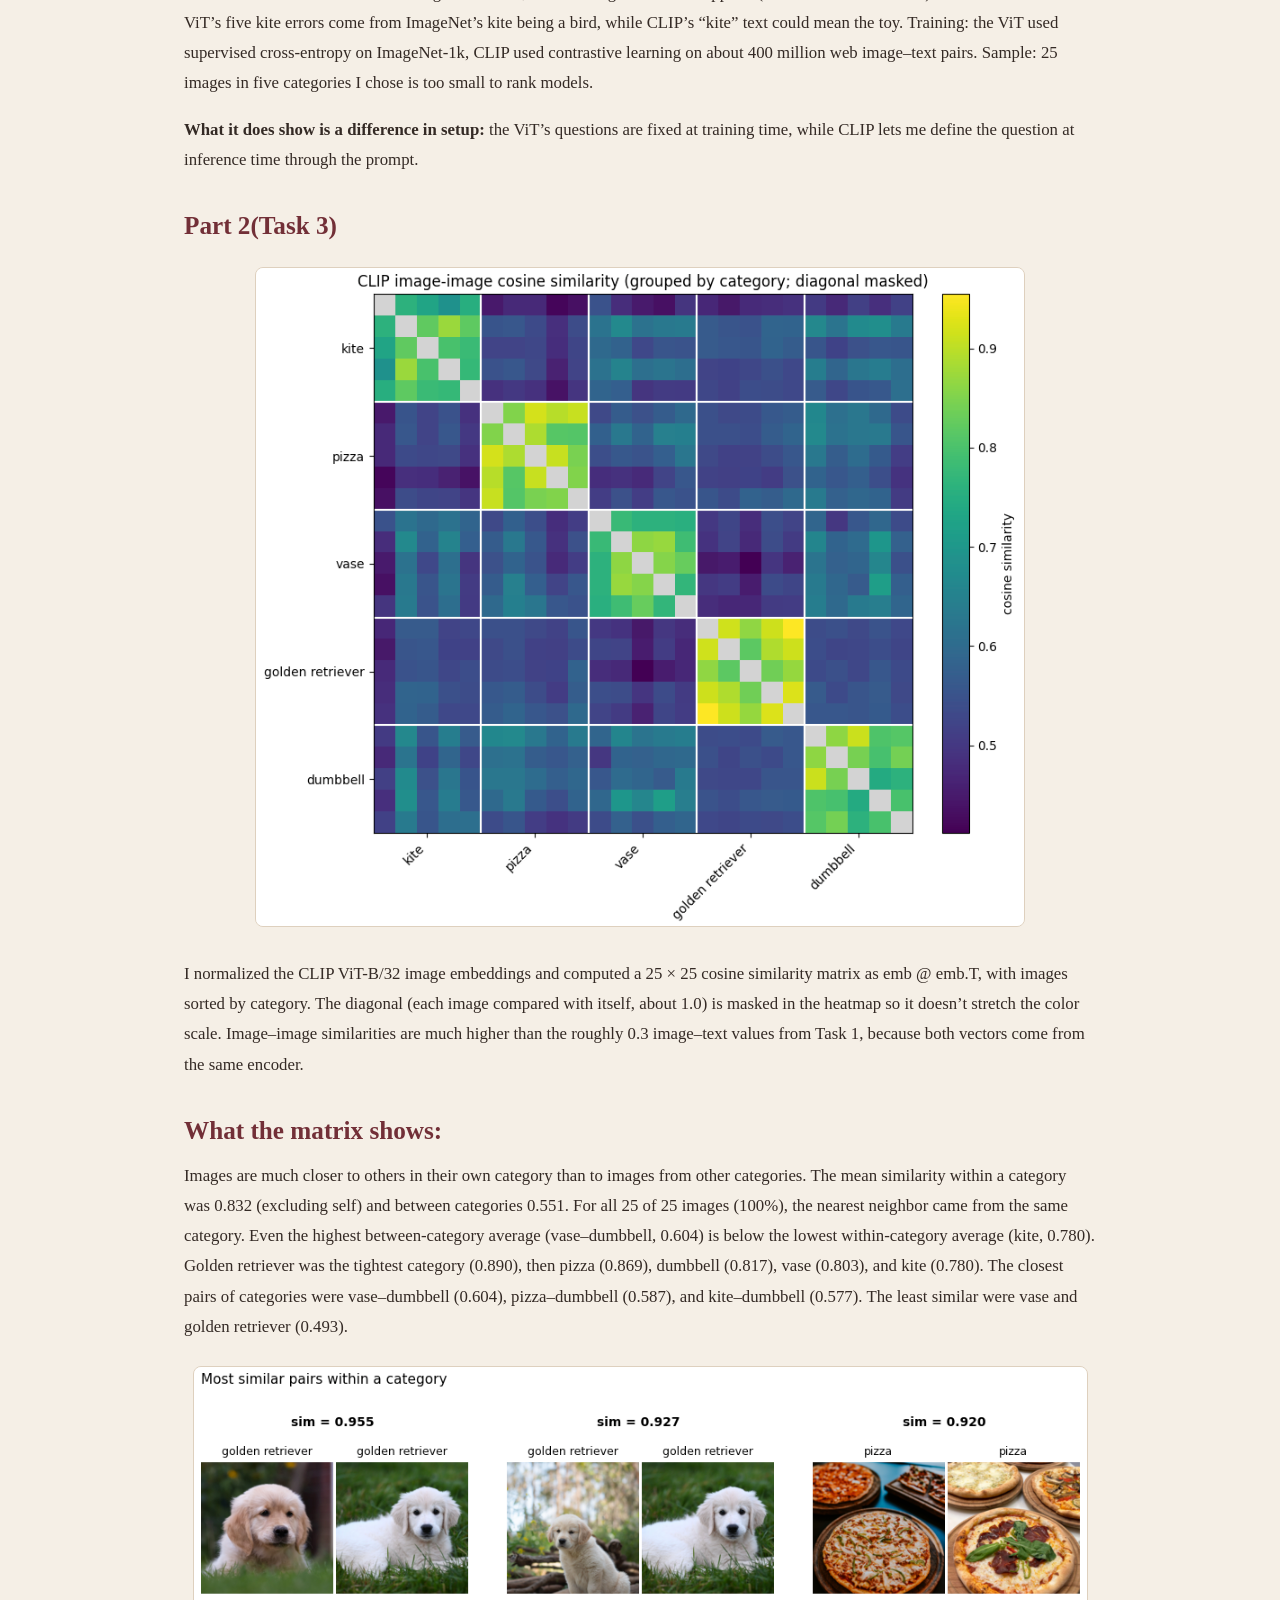
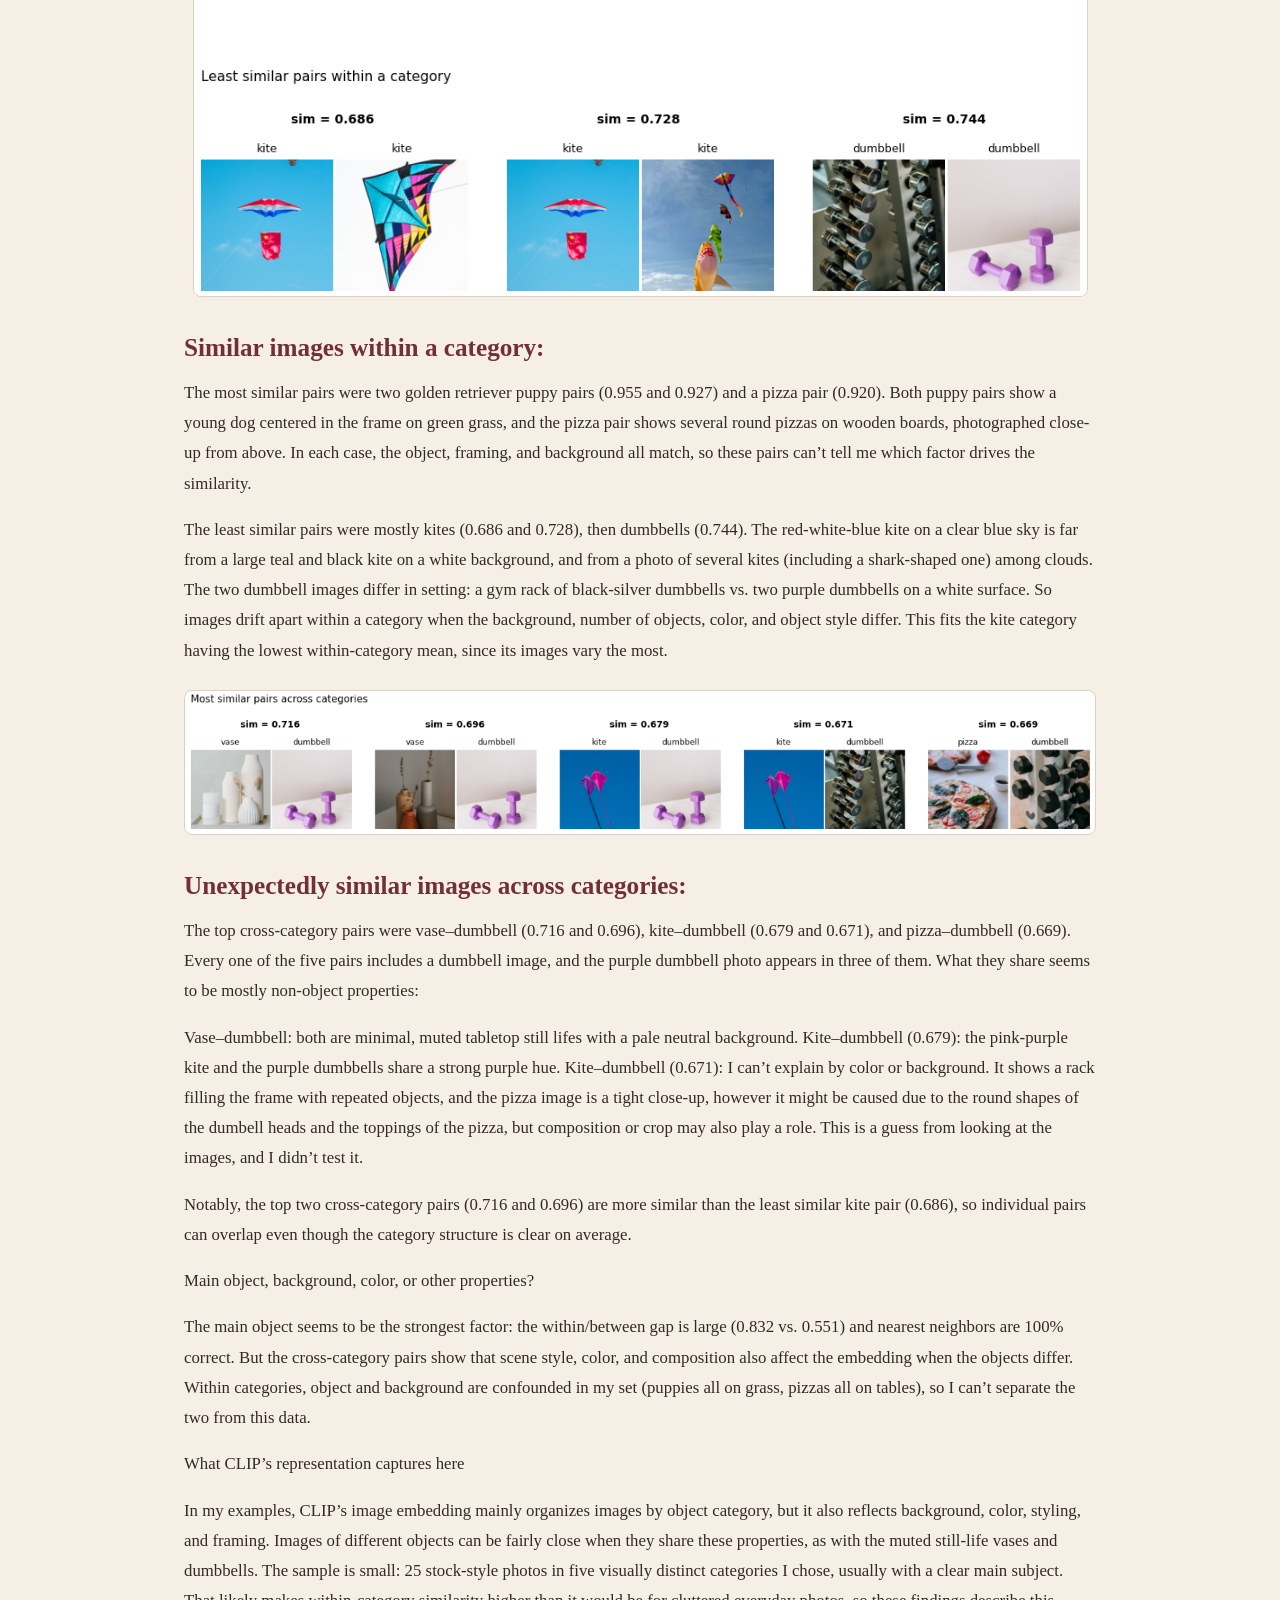
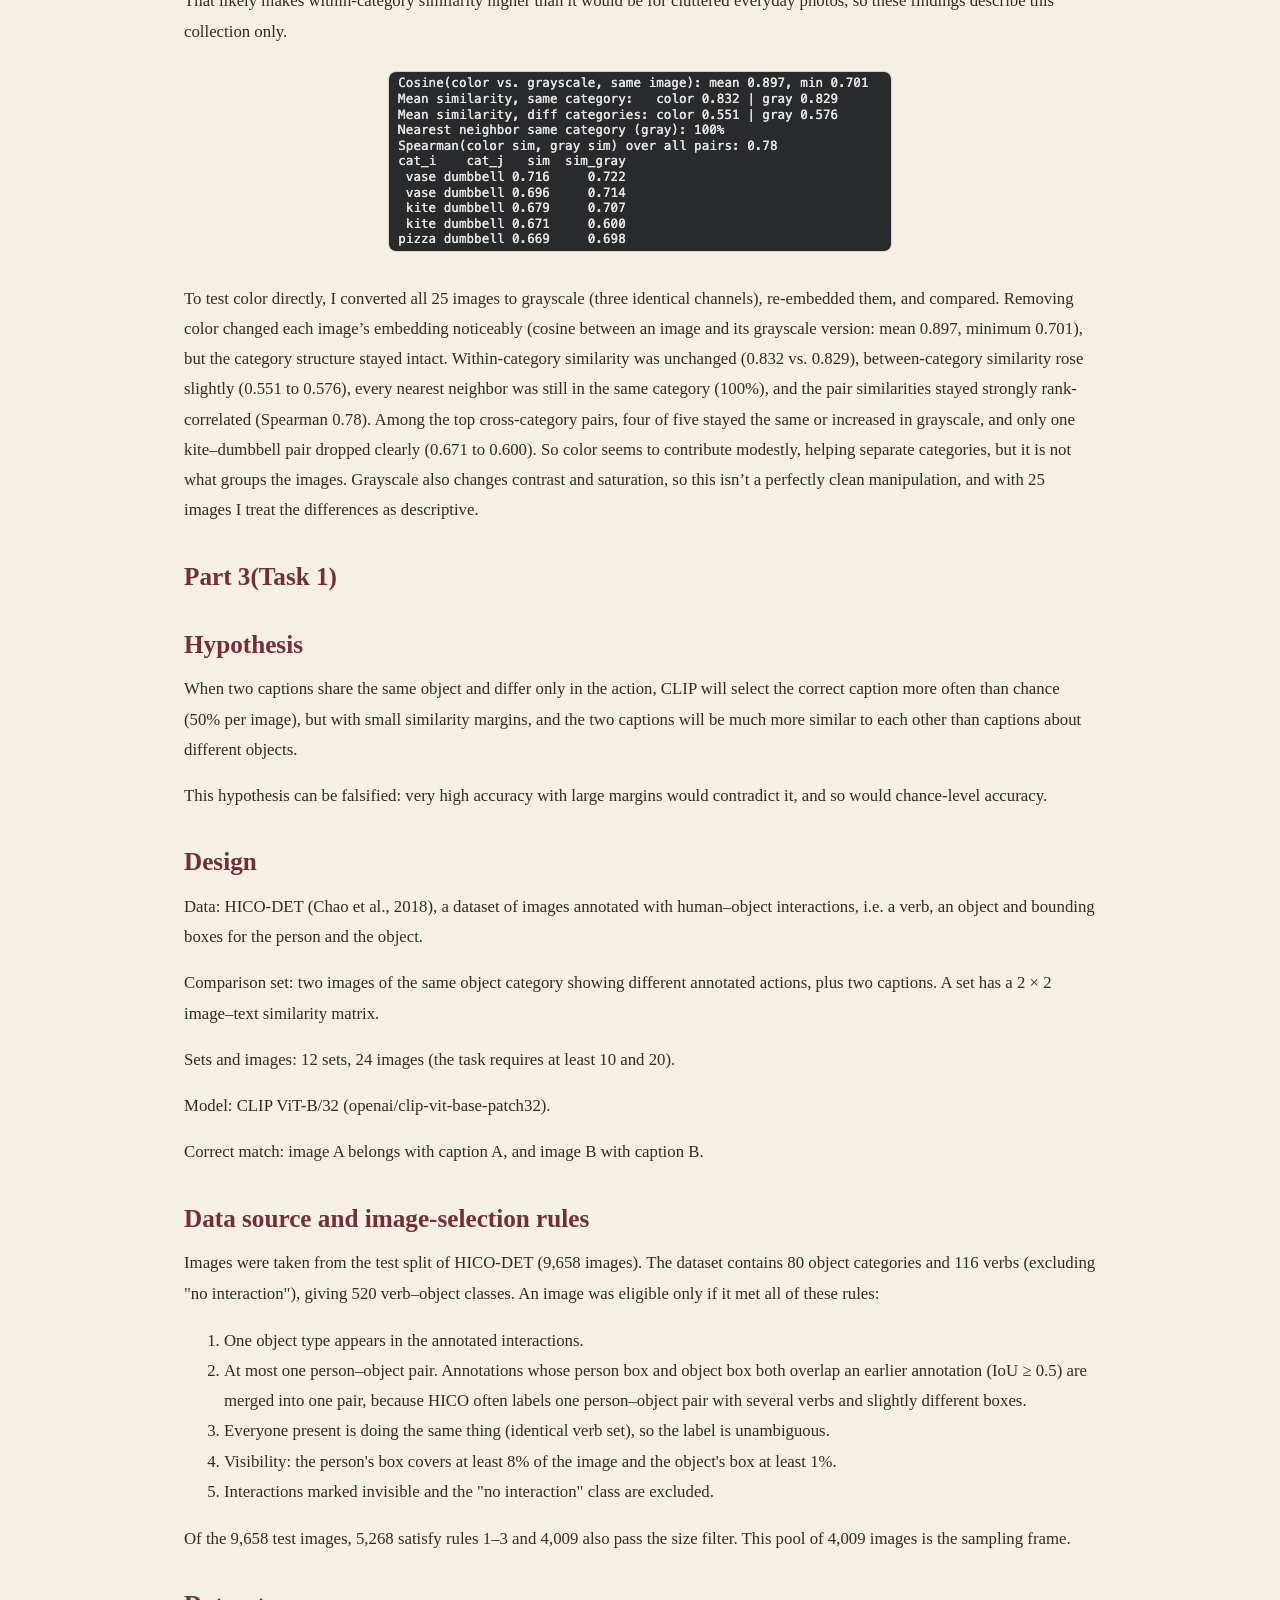
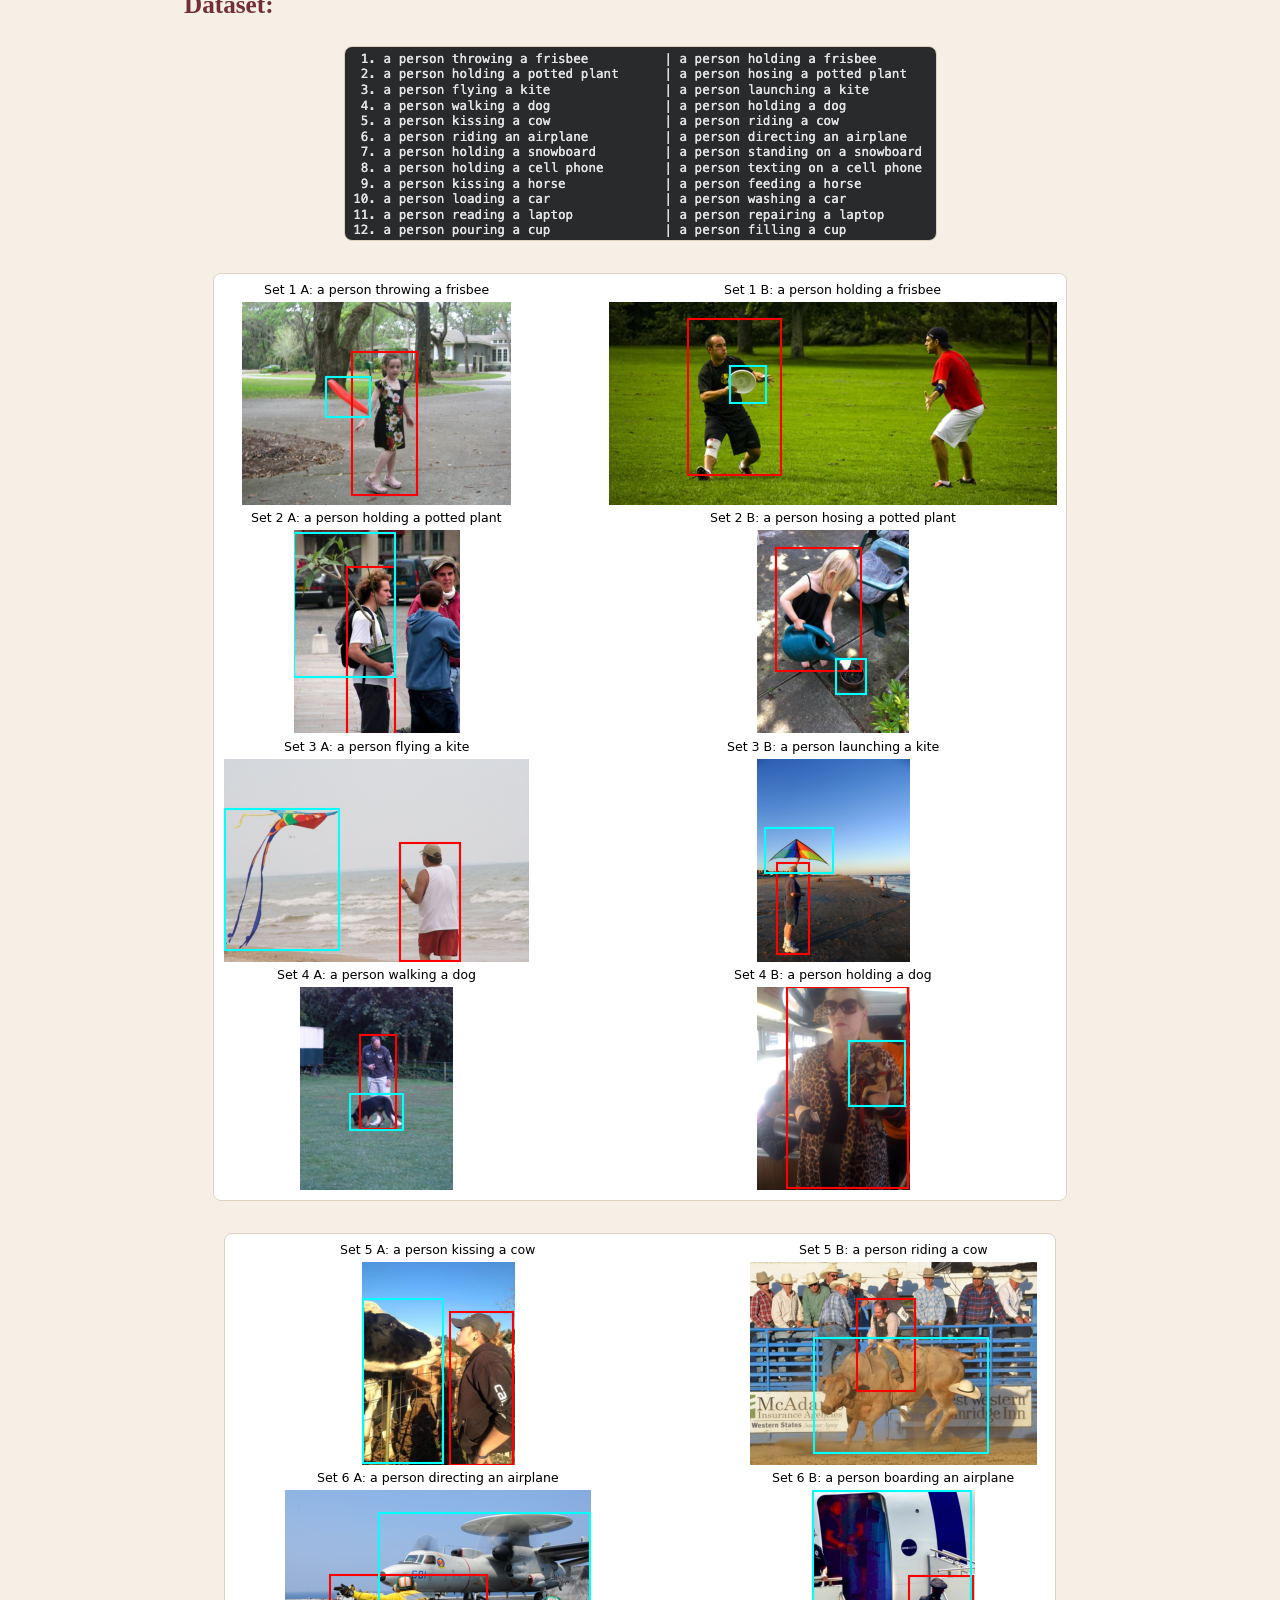
<file: MFM/project1/index.html>
<!doctype html>
<html lang="en">
  <head>
    <meta charset="utf-8" />
    <meta content="width=device-width, initial-scale=1.0" name="viewport" />
    <meta content="MFM Project 1 report." name="description" />
    <title>Project 1 Report | MFM</title>
    <link href="../style.css" rel="stylesheet" />
    <style>
      .report-page {
        max-width: 960px;
        margin: 0 auto;
        padding: 3rem 1.5rem 5rem;
      }
      .report-header {
        padding: 2rem 0 2.5rem;
        border-bottom: 1px solid var(--border, #ded0be);
        margin-bottom: 2rem;
      }
      .report-header h1 {
        color: var(--burgundy, #722f37);
        line-height: 1.2;
      }
      .report-content {
        font-size: 1.05rem;
        line-height: 1.8;
      }
      .report-content h2 {
        margin: 2.2rem 0 0.8rem;
        color: var(--burgundy, #722f37);
        line-height: 1.3;
      }
      .report-content p {
        margin: 0 0 1rem;
      }
      .report-content figure {
        margin: 1.5rem auto 2rem;
        text-align: center;
        max-width: 100%;
      }
      .report-content figure img {
        max-width: 100%;
        height: auto !important;
        width: auto !important;
        border-radius: 8px;
        border: 1px solid var(--border, #ded0be);
      }
      .report-content table {
        display: block;
        max-width: 100%;
        overflow-x: auto;
        border-collapse: collapse;
      }
      .report-content td,
      .report-content th {
        padding: 0.5rem 0.75rem;
        border: 1px solid var(--border, #ded0be);
      }
      .report-back {
        margin-top: 3rem;
      }
      .report-back a {
        color: var(--burgundy, #722f37);
      }
      @media (max-width: 640px) {
        .report-page {
          padding: 2rem 1rem;
        }
        .report-content {
          font-size: 1rem;
        }
      }
    </style>
  </head>
  <body>
    <header class="navbar">
      <div class="nav-inner">
        <a class="logo" href="../index.html">MFM</a>
        <nav aria-label="Main navigation">
          <a href="../index.html">Home</a
          ><a href="../index.html#projects">Projects</a>
        </nav>
      </div>
    </header>
    <main class="report-page">
      <header class="report-header">
        <p class="eyebrow">MFM · PROJECT 01</p>
        <h1>Project 1 Report</h1>
      </header>
      <article class="report-content" id="report-content">
        
        <h2>Part 1(Task 1)</h2>
        <figure>
          <img
            alt="Report figure 16"
            loading="lazy"
            src="./media/image16.png"
          />
        </figure>
        <h2>Patch count and sequence length:</h2>
        <p>
          A 224 × 224 image after clipping the edges is split into 16 × 16
          patches gives a 14 × 14 grid, so 196 patches ordered by rater
          ordering. Adding the CLS token gives a sequence length of 197.
          Each token is 768-dimensional in ViT-B/16, so the encoder input has
          shape (1, 197, 768).
        </p>
        <h2>Patch projection.</h2>
        <p>
          Each patch is flattened (16 × 16 × 3 = 768 values) and mapped by one
          shared learned linear layer into the model's embedding space. This
          turns pixel blocks into tokens the transformer can process, and it
          keeps the sequence short: attending over 196 patches is far cheaper
          than over 50,176 pixels, since attention cost grows quadratically with
          length.
        </p>
        <h2>Positional embeddings.</h2>
        <p>
           Self-attention is permutation-invariant, and the patch projection
          carries no location information. A learned positional vector is added
          to each of the 197 tokens so the model knows where each patch came
          from and can learn spatial relationships.
        </p>
        <h2>CLS token.</h2>
        <p>
          A learnable vector prepended to the sequence that doesn't correspond
          to any image region. Through attention it collects information from
          all patches which is a variable depending on the attention, and its
          final-layer output is passed to the classification head. This gives
          the prediction a single place to be read from.
        </p>
        <h2>Visualization vs. learned projection.</h2>
        <p>
           My visualization is a parameter-free reshape: it splits the image
          into pixel squares. The model's projection is a learned transformation
          applied to those squares, producing 768-dimensional embeddings that
          can't be viewed as images. I confirmed that my patches are the real
          inputs to that layer by flattening them and applying the weights and
          bias of `conv_proj` manually. The result matched the model's own patch
          embeddings (`torch.allclose` returned True).
        </p>
        <h2>Part 1(Task 2)</h2>
        <figure>
          <img alt="Report figure 8" loading="lazy" src="./media/image8.png" />
        </figure>
        <figure>
          <img
            alt="Report figure 10"
            loading="lazy"
            src="./media/image10.png"
          />
        </figure>
        <figure>
          <img
            alt="Report figure 13"
            loading="lazy"
            src="./media/image13.png"
          />
        </figure>
        <figure>
          <img
            alt="Report figure 25"
            loading="lazy"
            src="./media/image25.png"
          />
        </figure>
        <h2>Collection and label mapping:</h2>
        <p>
          I collected 25 images, 5 for each of five categories: kite, pizza,
          vase, golden retriever, and dumbbell. Each category maps to a single
          ImageNet class (full table in label_mapping.csv, for example pizza →
          963). All images are from Pexels, and the source, URL, and license for
          each are in sources.csv. I ran inference with vit_b_16 (IMAGENET1K_V1)
          and the checkpoint’s own preprocessing: resize to 256, center-crop to
          224, normalize.
        </p>
        <h2>Results:</h2>
        <p>
          Top-1 accuracy was 72% (18/25) and top-5 accuracy was 80%. Pizza and
          dumbbell were 5/5, vase and golden retriever were 4/5, and kite was
          0/5. In the confusion matrix every error lands in the “other” column,
          so the model never mixed up two of my five categories. It just
          predicted classes outside the set (parachute, umbrella, balloon, paper
          towel, kuvasz). Leaving kite out, accuracy would be 18/20 (90%). With
          only 25 images I wouldn’t read much into the exact percentages.
        </p>
        <h2>Successful examples:</h2>
        <p>
          A vase was predicted as vase with probability 0.93, and the next class
          was close to zero. It’s a clear, centered object with a recognizable
          shape. A pizza was predicted as pizza at 0.91, with bagel second at
          only 0.01. Pizza was the most consistent category overall (0.84 to
          0.91 across all five images). I think that’s because it has a
          distinctive look and not many similar ImageNet classes.
        </p>
        <p>
          When the model was less sure, its second choice was usually a close
          neighbor. For dumbbells it was barbell, and for the golden retrievers
          it was Labrador retriever.
        </p>
        <h2>Incorrect and uncertain examples:</h2>
        <p>
          Kite (all 5 wrong). For example, the kites was predicted as parachute
          at 0.89, and another as balloon at 0.27. I later looked into it since
          it had the most disappointing results and figured, it is a labe
          problem and not a vision probelem. The ImageNet kite class is the
          bird, not the toy, so the correct answer wasn’t available to the
          model. It picked the closest looking things, like parachutes, balloons
          and umbrellas. The 0.89 confidence on parachute also shows that a high
          softmax score doesn’t mean the answer is right.
        </p>
        <p>
          One golden retriever was predicted as kuvasz at 0.74, with golden
          retriever second at 0.13. Kuvasz is a pale-coated breed,so it probably
          pushed it that way. It’s a fine-grained mistake between similar
          breeds, and the right label was still second. One vase had the least
          confident prediction. The best guess was paper towel (0.26), toilet
          tissue (0.24), and vase (0.18) were nearly tied, with a margin of
          about 0.01. Some correct predictions were also shaky. One vase image
          was right at only 0.20, with corkscrew close behind at 0.14.
        </p>
        <h2>
          How the fixed output categories limit the questions you can ask:
        </h2>
        <p>
          The ViT is a closed-set classifier. It has 1000 output units, one per
          ImageNet class, so the only question it can answer is which of those
          1000 labels fits an image best. The kite results show the problem
          well. Kite exists in ImageNet only as a bird, so the model had no way
          to name the toy and gave the nearest visual matches instead. Softmax
          also forces the probabilities to sum to 1 over the 1000 classes, so
          there’s no “none of the above” option, and a wrong answer can still
          come with high confidence. Each image gets a single label, which means
          things like actions, counts, or relations (“a person flying a kite”,
          “two dumbbells”) can’t be asked unless they happen to be their own
          class. The label granularity was also decided by the dataset creators.
          ImageNet has lots of dog breeds, so golden retriever vs. kuvasz is a
          question the model has to answer, but plenty of everyday objects have
          no class at all. Adding a new category would mean changing the output
          layer and fine-tuning on labeled examples, which is a big contrast
          with CLIP, where the candidate labels are just text you provide at
          inference time.
        </p>
        <h2>Part 2(Task 1)</h2>
        <figure>
          <img
            alt="Report figure 24"
            loading="lazy"
            src="./media/image24.png"
          />
        </figure>
        <figure>
          <img
            alt="Report figure 23"
            loading="lazy"
            src="./media/image23.png"
          />
        </figure>
        <figure>
          <img
            alt="Report figure 26"
            loading="lazy"
            src="./media/image26.png"
          />
        </figure>
        <h2>Implementation</h2>
        <p>
          I loaded OpenAI’s CLIP ViT-B/32 and reused the same 25 images from
          Part 1. The five candidate texts used the template “a photo of a
          {category}”. I encoded images and texts with CLIP’s own encoders
          (512-dimensional embeddings) and then did the similarity calculation
          by hand:
        </p>
        <p>
          L2-normalized all embeddings (checked that the norms were 1.0000).
          Computed the 25 × 5 cosine similarity matrix as image_emb @
          text_emb.T. Multiplied by the checkpoint’s learned scale,
          logit_scale.exp(), which was 100.00, to get logits. Applied softmax
          across the five texts for each image (rows sum to 1) and took the
          argmax as the predicted category.
        </p>
        <h2>Comparison with the built-in output:</h2>
        <p>
          I also ran clip_model(images, texts) and compared its logits with
          mine. The largest absolute difference was 1.14e-05 and torch.allclose
          returned True, so my calculation matches what the model computes
          internally. The tiny difference is just floating-point rounding. With
          the prompt “a photo of a {category}”, zero-shot accuracy was 100%
          (25/25), including all five kite images, which the ViT got wrong in
          Part 1. With only 25 images this doesn’t say much about CLIP in
          general.
        </p>
        <h2>Heatmaps:</h2>
        <p>
          I plotted cosine similarities, logits, and softmax probabilities for
          10 images (2 per category). In all three panels, the biggest value in
          each row is in the column of the true category. Matching cosine
          similarities were about 0.27 to 0.33, and non-matching ones about 0.12
          to 0.23. The logits are exactly 100 × cosine, so they spread out to
          roughly 12 to 32. The probabilities are almost exactly 1 for the right
          text and 0 for the rest, because a cosine gap of about 0.1 turns into
          a gap of about 10 logits after scaling. The three panels show the same
          ranking at three different scales.
        </p>
        <h2>Cosine similarity vs. logits vs. softmax probabilities:</h2>
        <p>
          Cosine similarity measures how closely two embeddings point in the
          same direction, from -1 to 1. It only depends on that one image and
          that one text. For matching CLIP pairs it’s small, so candidates
          differ by only a few hundredths.
        </p>
        <p>
          Logits are the cosine similarities multiplied by the learned scale
          (100.00 here). That doesn’t change the ranking, but it stretches the
          gaps so softmax can give a meaningful distribution. Without the scale,
          a 0.11 cosine gap would give nearly uniform probabilities.
        </p>
        <p>
          Softmax probabilities turn one image’s logits into a distribution over
          the candidate texts that sums to 1. Unlike the other two, they depend
          on which other texts are in the comparison.
        </p>
        <h2>Why softmax probabilities depend on the candidate texts:</h2>
        <p>
          Softmax divides each exponentiated logit by the sum over all
          candidates, so the probabilities have to total 1 over whatever set you
          supply. Change the set and every probability shifts, even though the
          image and its cosine similarities stay the same. I tested this on the
          kite image pexels-andy-lee-222330306-30232828.jpg. With all five
          candidates, “kite” got probability 1.000 (cosine 0.299 vs. 0.194 for
          the next best text). With only “kite” and “pizza” it stayed at 1.000,
          because the gap of about 10 logits makes softmax saturate. So I
          decided to remove “kite”, the cosine similarities of the other texts
          didn’t change, but their probabilities did: golden retriever went from
          about 0.000 to 0.458, vase to 0.280, dumbbell to 0.149, and pizza to
          0.112. So a softmax probability is a relative score within the chosen
          label set, not an absolute measure of how well an image matches a
          text. If the correct text isn’t a candidate, a wrong one still gets a
          big share, similar to how the ViT in Part 1 gave 0.89 to “parachute”
          for a toy kite.
        </p>
        <h2>Part 2(Task 2)</h2>
        <figure>
          <img
            alt="Report figure 27"
            loading="lazy"
            src="./media/image27.png"
          />
        </figure>
        <h2>Setup and results</h2>
        <p>
          I compared three templates, “{category}”, “a photo of a {category}”,
          and “an image showing a {category}”, on all 25 images, using the same
          CLIP ViT-B/32 weights and image embeddings each time. Only the text
          embeddings changed. Accuracy was 100% (25/25) for all three templates,
          all three confusion matrices are perfectly diagonal, and no image’s
          predicted category changed with the wording.
        </p>
        <figure>
          <img alt="Report figure 5" loading="lazy" src="./media/image5.png" />
        </figure>
        <h2>Where wording changed the score</h2>
        <p>
          Because accuracy was identical, I compared the logit margin (true
          text’s logit minus the best wrong text’s logit; higher means more
          decisive). Margins generally rose with fuller phrasing, but not
          uniformly:
        </p>
        <p>
          Kite gained the most: the category mean went from 8.57 to 10.83 to
          11.56. For pexels-jan-van-der-wolf-11680885-17056455.jpg, the margin
          rose from 8.41 to 11.37 to 12.40. A lone “kite” may be ambiguous
          between the bird and the toy, while a caption-style phrase reads more
          like CLIP’s training text, though this experiment can’t separate that
          from a general benefit of caption-style prompts. Pizza was not
          monotonic. For pexels-dariogarcia-6068717.jpg the margin went 11.04,
          8.65, 12.60, so “a photo of a” was worse than the bare label. The
          category means for pizza and golden retriever show the same dip, so no
          template was best everywhere. Golden retriever had the smallest
          margins (7.5 to 9.7). Still, every margin I looked at was well above
          0, so wording changed how confident the model was, not what it chose.
          Why a prompt change differs from fine-tuning
        </p>
        <p>
          Changing the prompt only changes the input to the text encoder, so the
          text embeddings change while the weights stay identical. I confirmed
          this by comparing the sum of all parameters before and after (Weights
          unchanged: True). There’s no loss, gradient step, or labeled data, and
          a wording change can be undone instantly. Only fine-tuning updates the
          weights by gradient descent on labeled examples, which permanently
          changes the model and can overfit a small dataset like ours or hurt
          prior knowledge.
        </p>
        <h2>Comparison with Part 1</h2>
        <h2>
          CLIP scored 25/25 and the ViT 18/25, but this doesn’t show that either
          model is better in general:
        </h2>
        <p>
          <strong>Candidate sets: </strong>the ViT chose among 1000 labels, CLIP
          among five texts I supplied (chance of 20% vs. 0.1%). Label
          definitions: the ViT’s five kite errors come from ImageNet’s kite
          being a bird, while CLIP’s “kite” text could mean the toy. Training:
          the ViT used supervised cross-entropy on ImageNet-1k, CLIP used
          contrastive learning on about 400 million web image–text pairs.
          Sample: 25 images in five categories I chose is too small to rank
          models.
        </p>
        <p>
          <strong>What it does show is a difference in setup: </strong>the ViT’s
          questions are fixed at training time, while CLIP lets me define the
          question at inference time through the prompt.
        </p>
        <h2>Part 2(Task 3)</h2>
        <figure>
          <img alt="Report figure 7" loading="lazy" src="./media/image7.png" />
        </figure>
        <p>
          I normalized the CLIP ViT-B/32 image embeddings and computed a 25 × 25
          cosine similarity matrix as emb @ emb.T, with images sorted by
          category. The diagonal (each image compared with itself, about 1.0) is
          masked in the heatmap so it doesn’t stretch the color scale.
          Image–image similarities are much higher than the roughly 0.3
          image–text values from Task 1, because both vectors come from the same
          encoder.
        </p>
        <h2>What the matrix shows:</h2>
        <p>
          Images are much closer to others in their own category than to images
          from other categories. The mean similarity within a category was 0.832
          (excluding self) and between categories 0.551. For all 25 of 25 images
          (100%), the nearest neighbor came from the same category. Even the
          highest between-category average (vase–dumbbell, 0.604) is below the
          lowest within-category average (kite, 0.780). Golden retriever was the
          tightest category (0.890), then pizza (0.869), dumbbell (0.817), vase
          (0.803), and kite (0.780). The closest pairs of categories were
          vase–dumbbell (0.604), pizza–dumbbell (0.587), and kite–dumbbell
          (0.577). The least similar were vase and golden retriever (0.493).
        </p>
        <figure>
          <img
            alt="Report figure 11"
            loading="lazy"
            src="./media/image11.png"
          />
        </figure>
        <h2>Similar images within a category:</h2>
        <p>
          The most similar pairs were two golden retriever puppy pairs (0.955
          and 0.927) and a pizza pair (0.920). Both puppy pairs show a young dog
          centered in the frame on green grass, and the pizza pair shows several
          round pizzas on wooden boards, photographed close-up from above. In
          each case, the object, framing, and background all match, so these
          pairs can’t tell me which factor drives the similarity.
        </p>
        <p>
          The least similar pairs were mostly kites (0.686 and 0.728), then
          dumbbells (0.744). The red-white-blue kite on a clear blue sky is far
          from a large teal and black kite on a white background, and from a
          photo of several kites (including a shark-shaped one) among clouds.
          The two dumbbell images differ in setting: a gym rack of black-silver
          dumbbells vs. two purple dumbbells on a white surface. So images drift
          apart within a category when the background, number of objects, color,
          and object style differ. This fits the kite category having the lowest
          within-category mean, since its images vary the most.
        </p>
        <figure>
          <img
            alt="Report figure 21"
            loading="lazy"
            src="./media/image21.png"
          />
        </figure>
        <h2>Unexpectedly similar images across categories:</h2>
        <p>
          The top cross-category pairs were vase–dumbbell (0.716 and 0.696),
          kite–dumbbell (0.679 and 0.671), and pizza–dumbbell (0.669). Every one
          of the five pairs includes a dumbbell image, and the purple dumbbell
          photo appears in three of them. What they share seems to be mostly
          non-object properties:
        </p>
        <p>
          Vase–dumbbell: both are minimal, muted tabletop still lifes with a
          pale neutral background. Kite–dumbbell (0.679): the pink-purple kite
          and the purple dumbbells share a strong purple hue. Kite–dumbbell
          (0.671): I can’t explain by color or background. It shows a rack
          filling the frame with repeated objects, and the pizza image is a
          tight close-up, however it might be caused due to the round shapes of
          the dumbell heads and the toppings of the pizza, but composition or
          crop may also play a role. This is a guess from looking at the images,
          and I didn’t test it.
        </p>
        <p>
          Notably, the top two cross-category pairs (0.716 and 0.696) are more
          similar than the least similar kite pair (0.686), so individual pairs
          can overlap even though the category structure is clear on average.
        </p>
        <p>Main object, background, color, or other properties?</p>
        <p>
          The main object seems to be the strongest factor: the within/between
          gap is large (0.832 vs. 0.551) and nearest neighbors are 100% correct.
          But the cross-category pairs show that scene style, color, and
          composition also affect the embedding when the objects differ. Within
          categories, object and background are confounded in my set (puppies
          all on grass, pizzas all on tables), so I can’t separate the two from
          this data.
        </p>
        <p>What CLIP’s representation captures here</p>
        <p>
          In my examples, CLIP’s image embedding mainly organizes images by
          object category, but it also reflects background, color, styling, and
          framing. Images of different objects can be fairly close when they
          share these properties, as with the muted still-life vases and
          dumbbells. The sample is small: 25 stock-style photos in five visually
          distinct categories I chose, usually with a clear main subject. That
          likely makes within-category similarity higher than it would be for
          cluttered everyday photos, so these findings describe this collection
          only.
        </p>
        <figure>
          <img
            alt="Report figure 20"
            loading="lazy"
            src="./media/image20.png"
          />
        </figure>
        <p>
          To test color directly, I converted all 25 images to grayscale (three
          identical channels), re-embedded them, and compared. Removing color
          changed each image’s embedding noticeably (cosine between an image and
          its grayscale version: mean 0.897, minimum 0.701), but the category
          structure stayed intact. Within-category similarity was unchanged
          (0.832 vs. 0.829), between-category similarity rose slightly (0.551 to
          0.576), every nearest neighbor was still in the same category (100%),
          and the pair similarities stayed strongly rank-correlated (Spearman
          0.78). Among the top cross-category pairs, four of five stayed the
          same or increased in grayscale, and only one kite–dumbbell pair
          dropped clearly (0.671 to 0.600). So color seems to contribute
          modestly, helping separate categories, but it is not what groups the
          images. Grayscale also changes contrast and saturation, so this isn’t
          a perfectly clean manipulation, and with 25 images I treat the
          differences as descriptive.
        </p>
        <h2>Part 3(Task 1)</h2>
        <h2>Hypothesis</h2>
        <p>
          When two captions share the same object and differ only in the action,
          CLIP will select the correct caption more often than chance (50% per
          image), but with small similarity margins, and the two captions will
          be much more similar to each other than captions about different
          objects.
        </p>
        <p>
          This hypothesis can be falsified: very high accuracy with large
          margins would contradict it, and so would chance-level accuracy.
        </p>
        <h2>Design</h2>
        <p>
          Data: HICO-DET (Chao et al., 2018), a dataset of images annotated with
          human–object interactions, i.e. a verb, an object and bounding boxes
          for the person and the object.
        </p>
        <p>
          Comparison set: two images of the same object category showing
          different annotated actions, plus two captions. A set has a 2 × 2
          image–text similarity matrix.
        </p>
        <p>
          Sets and images: 12 sets, 24 images (the task requires at least 10 and
          20).
        </p>
        <p>Model: CLIP ViT-B/32 (openai/clip-vit-base-patch32).</p>
        <p>
          Correct match: image A belongs with caption A, and image B with
          caption B.
        </p>
        <h2>Data source and image-selection rules</h2>
        <p>
          Images were taken from the test split of HICO-DET (9,658 images). The
          dataset contains 80 object categories and 116 verbs (excluding "no
          interaction"), giving 520 verb–object classes. An image was eligible
          only if it met all of these rules:
        </p>
        <ol start="1">
          <li>
            <span>One object type appears in the annotated interactions.</span>
          </li>
          <li>
            <span
              >At most one person–object pair. Annotations whose person box and
              object box both overlap an earlier annotation (IoU ≥ 0.5) are
              merged into one pair, because HICO often labels one person–object
              pair with several verbs and slightly different boxes.</span
            >
          </li>
          <li>
            <span
              >Everyone present is doing the same thing (identical verb set), so
              the label is unambiguous.</span
            >
          </li>
          <li>
            <span
              >Visibility: the person's box covers at least 8% of the image and
              the object's box at least 1%.</span
            >
          </li>
          <li>
            <span
              >Interactions marked invisible and the "no interaction" class are
              excluded.</span
            >
          </li>
        </ol>
        <p>
          Of the 9,658 test images, 5,268 satisfy rules 1–3 and 4,009 also pass
          the size filter. This pool of 4,009 images is the sampling frame.
        </p>
        <h2>Dataset:</h2>
        <figure>
          <img
            alt="Report figure 30"
            loading="lazy"
            src="./media/image30.png"
          />
        </figure>
        <figure>
          <img
            alt="Report figure 18"
            loading="lazy"
            src="./media/image18.png"
          />
        </figure>
        <figure>
          <img
            alt="Report figure 14"
            loading="lazy"
            src="./media/image14.png"
          />
        </figure>
        <figure>
          <img alt="Report figure 1" loading="lazy" src="./media/image1.png" />
        </figure>
        <h2>After resampling set 6:</h2>
        <figure>
          <img alt="Report figure 6" loading="lazy" src="./media/image6.png" />
        </figure>
        <h2>Part 3(Task 2)</h2>
        <figure>
          <img
            alt="Report figure 15"
            loading="lazy"
            src="./media/image15.png"
          />
        </figure>
        <figure>
          <img alt="Report figure 3" loading="lazy" src="./media/image3.png" />
        </figure>
        <p>
          Brighter cells (more yellow/green): Higher similarity score. CLIP
          considers the image and caption a closer match.
        </p>
        <p>
          Darker cells (more purple): Lower similarity score. CLIP considers the
          image and caption a weaker match.
        </p>
        <figure>
          <img
            alt="Report figure 17"
            loading="lazy"
            src="./media/image17.png"
          />
        </figure>
        <p>Both images correct (largest margin first): [5, 4, 2, 7, 12]</p>
        <p>
          At least one image wrong (worst first)    : [9, 1, 3, 6, 11, 8, 10]
        </p>
        <p>--- SUCCESS: set 5 ---</p>
        <figure>
          <img alt="Report figure 4" loading="lazy" src="./media/image4.png" />
        </figure>
        <p>--- SUCCESS: set 4 ---</p>
        <figure>
          <img alt="Report figure 2" loading="lazy" src="./media/image2.png" />
        </figure>
        <p>--- FAILURE: set 9 ---</p>
        <figure>
          <img alt="Report figure 9" loading="lazy" src="./media/image9.png" />
        </figure>
        <p>--- FAILURE: set 1 ---</p>
        <figure>
          <img
            alt="Report figure 29"
            loading="lazy"
            src="./media/image29.png"
          />
        </figure>
        <p>--- FAILURE: set 3 ---</p>
        <figure>
          <img
            alt="Report figure 28"
            loading="lazy"
            src="./media/image28.png"
          />
        </figure>
        <p>
          For the 12 comparison sets (24 images), CLIP ViT-B/32 chose the
          correct caption for 15 of 24 images (62.5%, 95% CI 42.7–78.8%) and
          matched both images correctly in 5 of 12 sets (sets 2, 4, 5, 7 and
          12). Both figures are above their chance levels of 50% and 25%, but
          the confidence interval for accuracy includes chance, so the results
          are compatible with either a modest ability or none at all at this
          sample size. The caption-to-image direction gave a similar score
          (14/24), and only one set had all four comparisons correct. The
          margins in the 2 × 2 similarity matrices were very small (mean 0.010
          cosine); four images were decided by less than 0.005, and even the
          incorrect choices were never wrong by more than about 0.022, while the
          clearest successes (set 5, kissing vs riding a cow, and set 10,
          loading a car) reached about 0.06. The seven sets with an error showed
          two patterns: in five of them (sets 3, 6, 8, 10 and 11) one caption
          was preferred for both images, and in two (sets 1 and 9) each image
          preferred the other image's caption. Many of the failures involve
          actions that overlap or are hard to separate visually, such as
          throwing vs holding a frisbee, flying vs launching a kite, and kissing
          vs feeding a horse, so label ambiguity is a likely contributor, and
          some successes coincide with large differences in scene, so CLIP may
          be using context as well as the action. The text descriptions sharing
          an object remained highly similar despite their different actions:
          captions in the same set had a mean cosine similarity of 0.895 (range
          0.813–0.951), compared with 0.714 for captions about different
          objects, and for 22 of 24 captions the most similar other caption was
          the one with the same object. The ranges overlap (the most similar
          different-object pair reached 0.929), so the separation is not
          perfect, but the two images within a set were much less similar to
          each other (0.602) than their captions were, which means that each
          decision rests on a small difference in the text. As a reference
          point, CLIP identified the object itself in 20 of 24 images (83.3%) in
          a 12-way test, which is much higher relative to chance than its action
          discrimination, although the two tests are not directly comparable.
          Overall, the results are consistent with the hypothesis that the
          shared object dominates the representation and the action contributes
          a weak signal, but with only 12 sets, one model and some noise in the
          dataset labels, they do not establish that CLIP fails at this task,
          nor that it succeeds.
        </p>
        <figure>
          <img
            alt="Report figure 12"
            loading="lazy"
            src="./media/image12.png"
          />
        </figure>
        <h2>Part 3(Task 3)</h2>
        <h2>Approach 1:</h2>
        <figure>
          <img
            alt="Report figure 19"
            loading="lazy"
            src="./media/image19.png"
          />
        </figure>
        <p>
          The first controlled change tested the explanation that the object
          words shared by the two captions in a set dilute the action word,
          which would make the captions hard to tell apart. Every caption was
          reduced to its verb ("a person riding a cow" became "a person
          riding"), with a trailing preposition dropped (for example "texting
          on" became "texting"), while the images, the model, the sets, the
          preprocessing and the matching rule stayed fixed. The rule for judging
          the result was set beforehand: the change counts as helping or hurting
          only if the 95% bootstrap interval for the change in accuracy,
          resampling sets, excludes zero. Accuracy went from 15/24 (62.5%) with
          the original captions to 14/24 (58.3%) with verb-only captions, a
          change of −4.2 percentage points (95% CI −33.3 to +25.0), and the mean
          probability assigned to the correct caption was essentially unchanged
          (0.587 vs 0.582; change −0.004, 95% CI −0.115 to +0.102), so under the
          pre-set rule the change has no detectable effect. The number of sets
          with both images correct stayed at 5 of 12, but the sets were
          different ones: sets 8, 10 and 11 became both-correct, while sets 4, 7
          and 12 lost that status, and four images moved from wrong to right
          while five moved from right to wrong (sign test p = 1.0, approximate
          because the two images in a set are not independent). Individual sets
          changed substantially in both directions, for example set 4 (walking
          vs holding a dog) fell from 0.87 to 0.57 in the probability of the
          correct caption and set 12 from 0.53 to 0.22, whereas sets 1, 3 and 9
          rose but stayed below 0.5. The mean similarity between the two
          captions of a set fell only from 0.895 to 0.853, because both captions
          still share "a person" and the sentence frame, so the manipulation
          separated the captions only modestly. These results neither support
          nor rule out the dilution explanation. Alternative explanations
          include that verb-only fragments are unnatural captions, so changes
          may reflect the odd wording; that dropping the object removes an
          anchor for verbs such as "holding", which are vague on their own; and
          that some of the original misses come from the images or labels
          (overlapping actions, scene differences, label noise), which a caption
          change cannot fix. The evidence is limited by the small number of sets
          (one image changes accuracy by about 4 points), the use of a single
          model and a single random draw of sets, and the wide confidence
          intervals, which are compatible with both a sizable gain and a sizable
          loss.
        </p>
        <h2>Approach 2:</h2>
        <figure>
          <img
            alt="Report figure 22"
            loading="lazy"
            src="./media/image22.png"
          />
        </figure>
        <p>
          The second check tested whether awkward wording alone could explain
          some of the baseline misses, since the captions come directly from
          HICO's verb names and a few read unnaturally. Three captions were
          rewritten under a rule fixed before scoring: the only allowed edits
          were adding a preposition or particle that the verb needs, or
          replacing HICO's verb with its everyday equivalent, with no new nouns,
          adjectives or other visual details so that any change could not come
          from extra information in the text. The changed captions were "a
          person hosing a potted plant" to "a person watering a potted plant"
          (set 2), "a person reading a laptop" to "a person reading on a laptop"
          (set 11) and "a person pouring a cup" to "a person pouring into a cup"
          (set 12), and the other 21 captions were identical to the baseline;
          the images, model, sets and metrics were fixed, and a control
          confirmed that the nine sets with no changed caption scored exactly as
          before. Image-to-description accuracy went from 15/24 (62.5%) to 14/24
          (58.3%), the number of sets with both images correct from 5 to 4, the
          caption-to-image score from 14/24 to 15/24, and the mean probability
          of the correct caption stayed at 0.587. Of the three rewritten sets,
          set 2 was essentially unchanged (0.887 to 0.880); set 11 rose from
          0.663 to 0.717 but its second image was still wrong; and in set 12 one
          image moved from right to wrong, although the margin there changed
          only from +0.0014 to −0.0006 in cosine similarity, a difference at the
          level of a tie, so that set was never a robust success. In total no
          image moved from wrong to right, one moved from right to wrong and 23
          of 24 were unchanged, so the rewrites had little to no effect. This
          suggests that awkward phrasing is unlikely to be the main reason for
          the baseline misses, but the check is very limited: only three
          captions in three sets could change, so it says nothing about the
          other 21 captions, and it was chosen after the baseline and the
          verb-only results had been seen, which allows for some bias in which
          captions were considered awkward. Other explanations, such as scene
          and background cues, overlapping or ambiguous actions, and label noise
          in the dataset, were not tested by this change and remain open.
        </p>
      </article>
      <p class="report-back">
        <a href="../index.html">← Back to MFM Portfolio</a>
      </p>
    </main>
    <footer class="footer">
      <div class="footer-inner">
        <p>MFM · Course Portfolio</p>
        <a href="../index.html">Back to home</a>
      </div>
    </footer>
  </body>
</html>
</file>
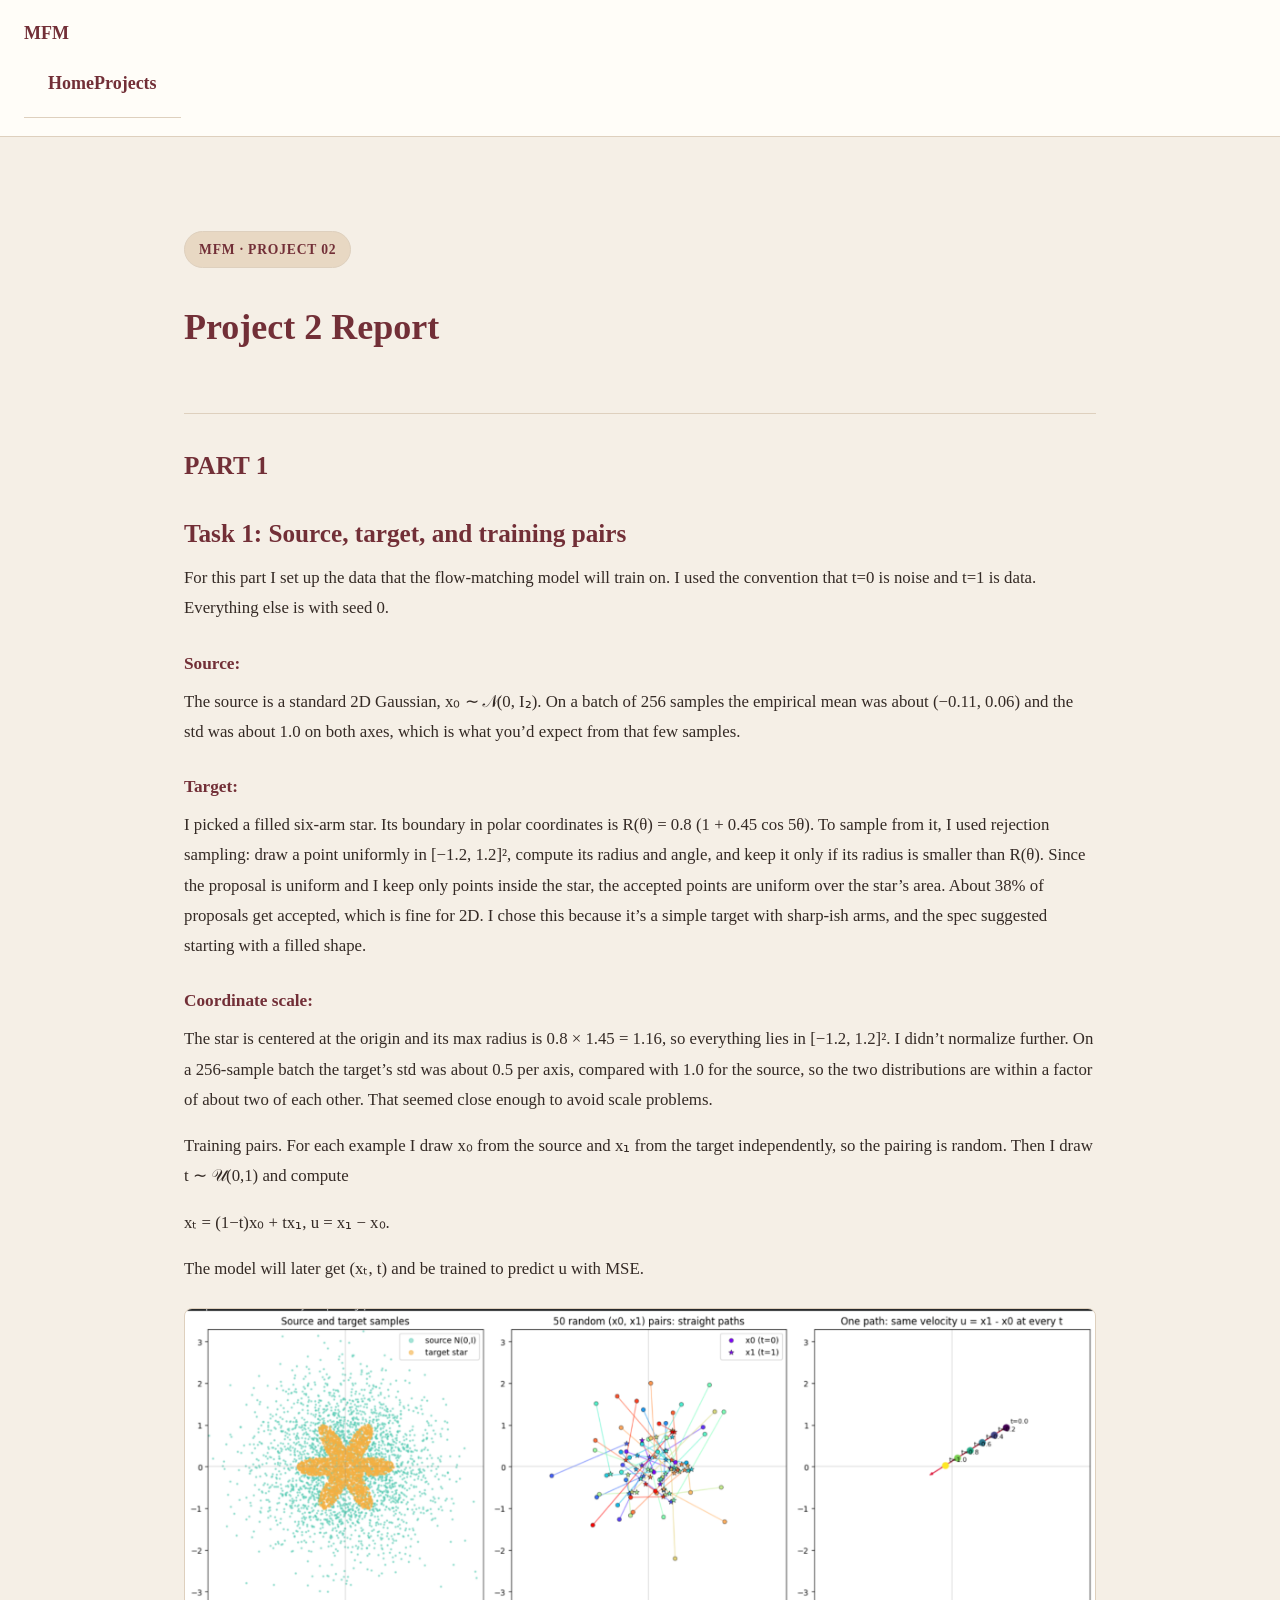
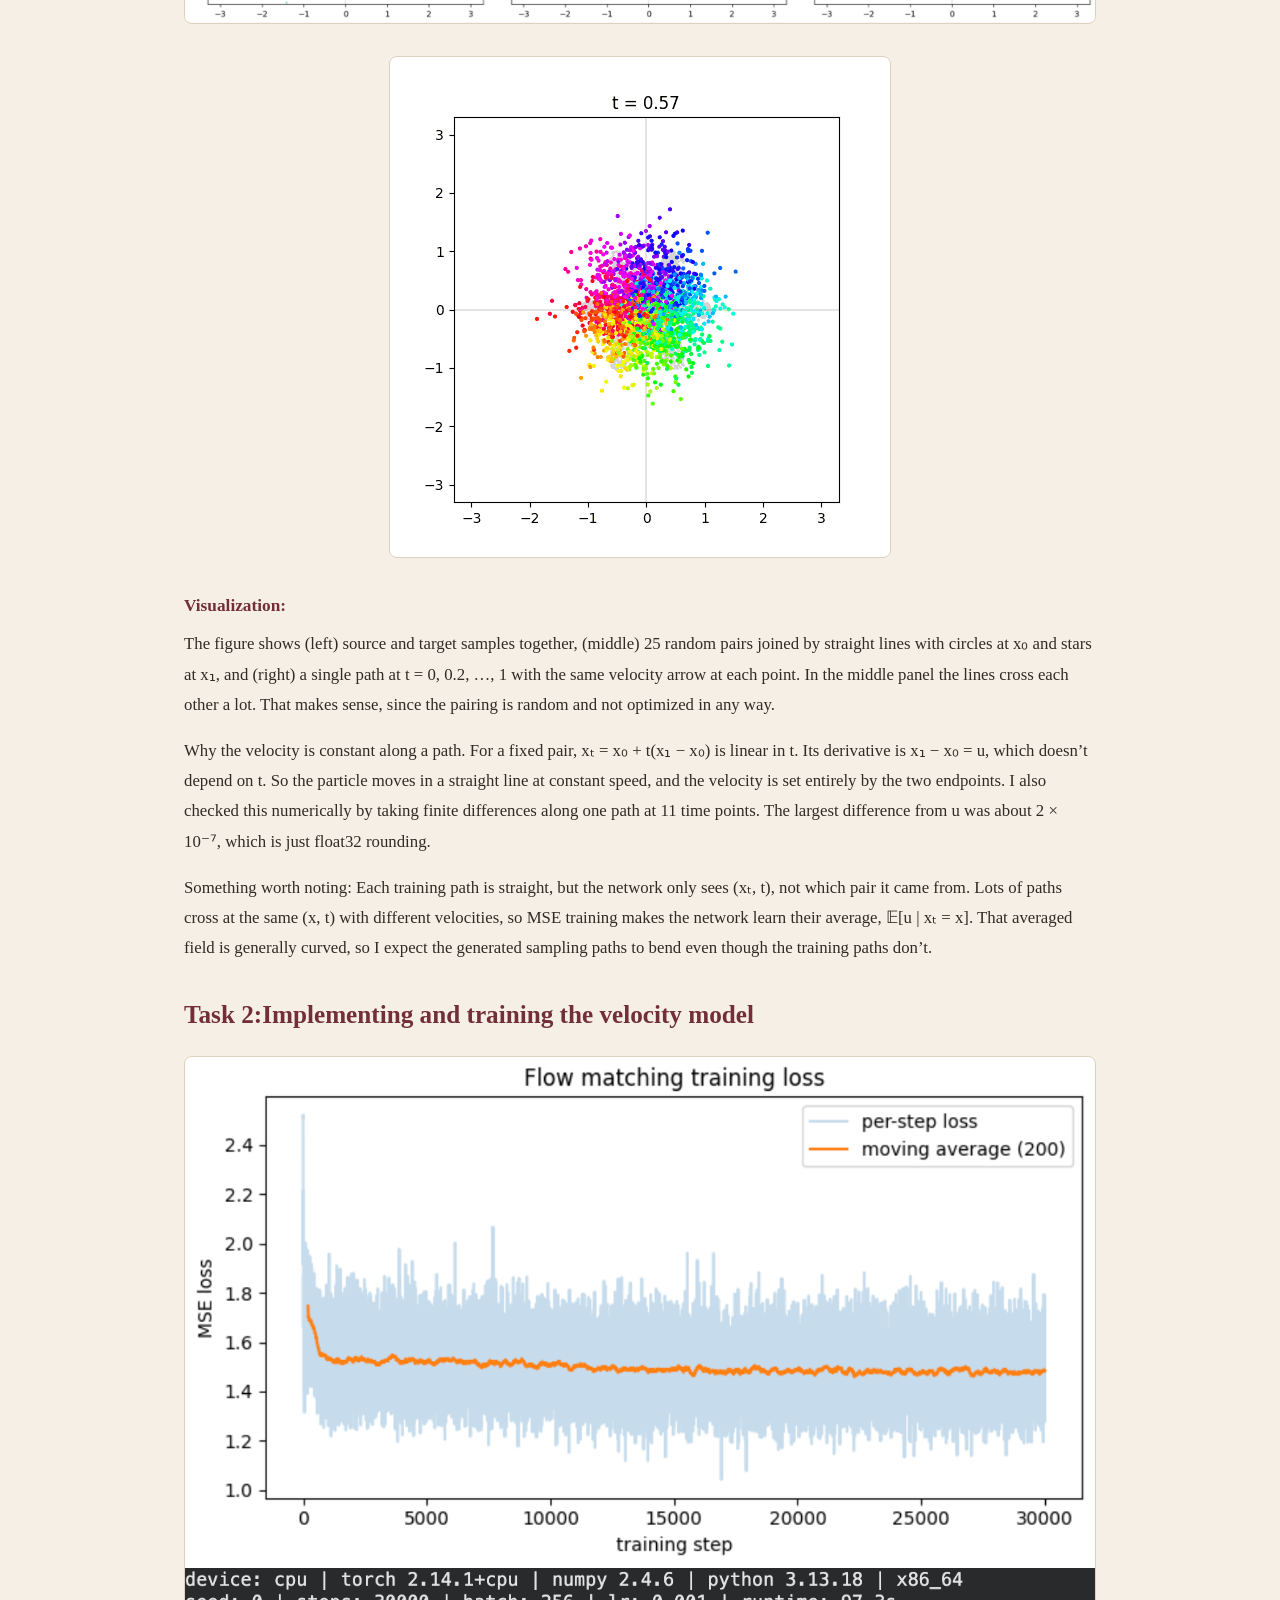
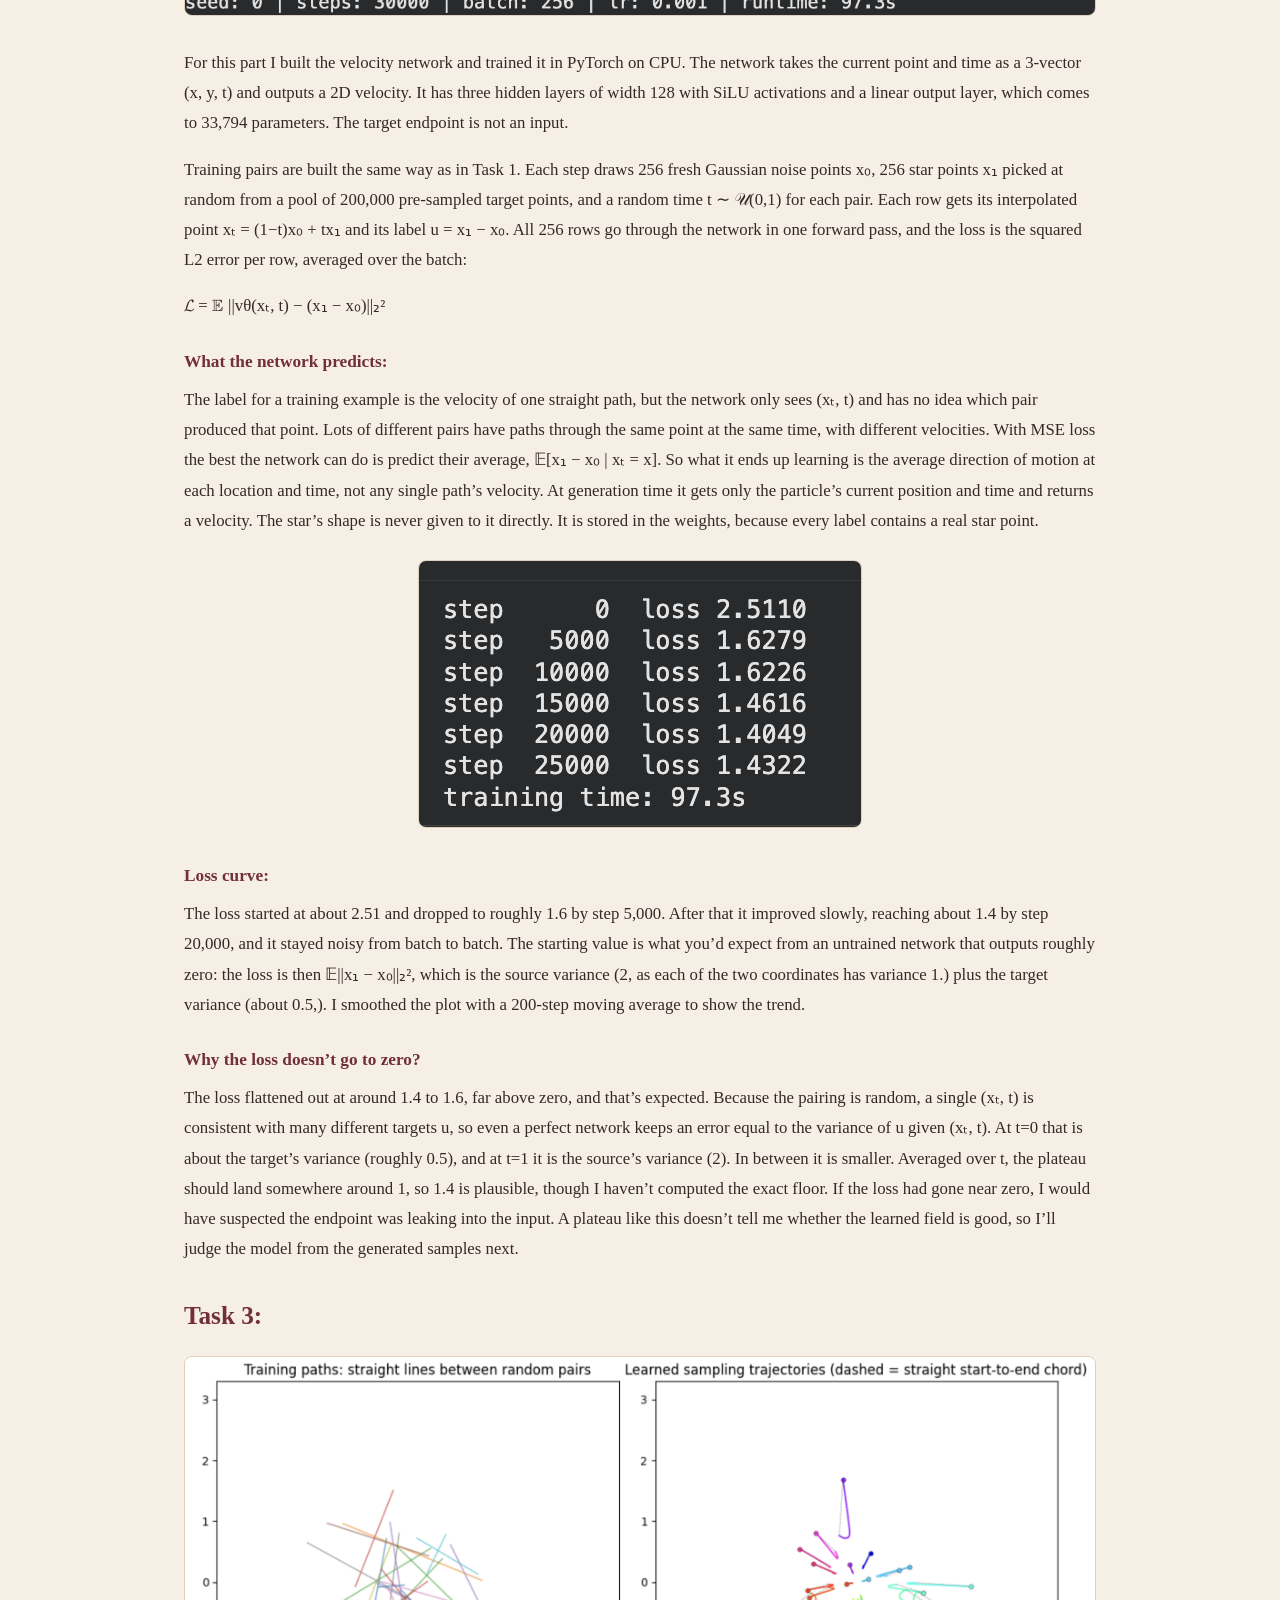
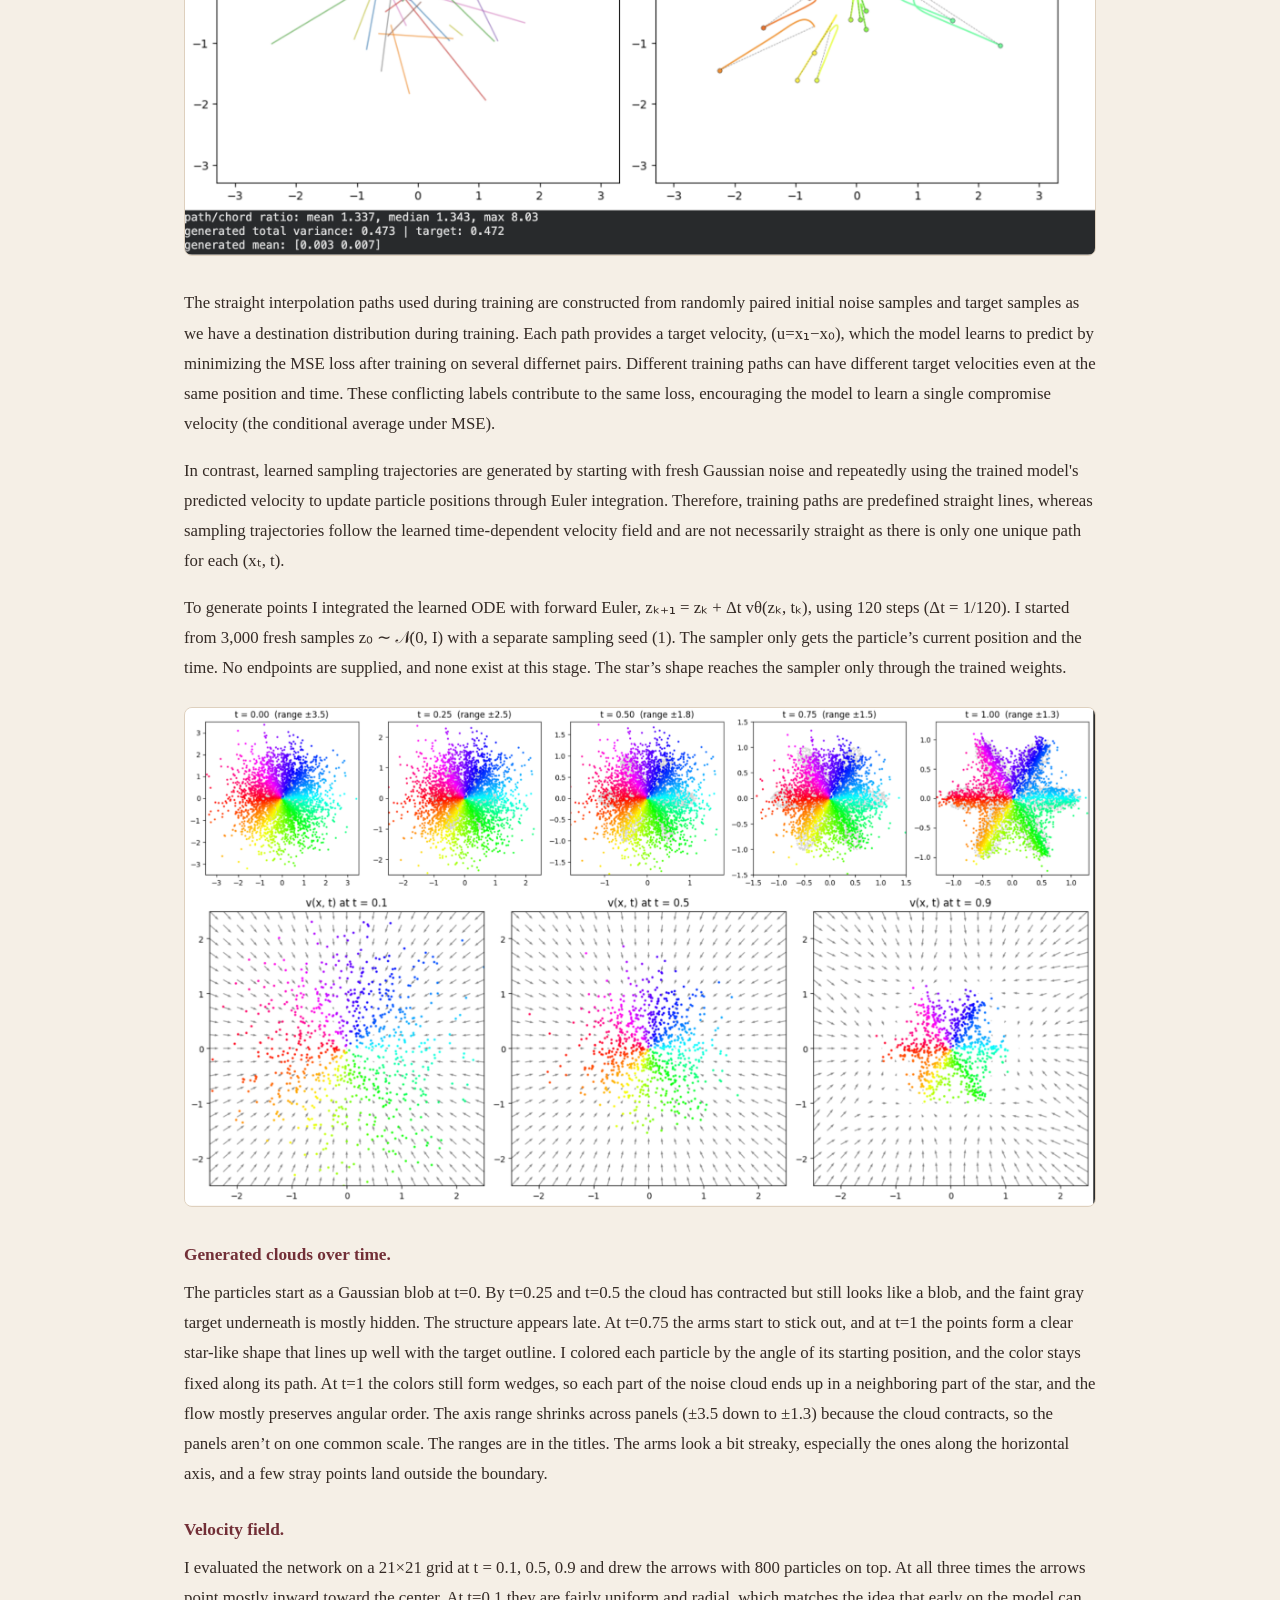
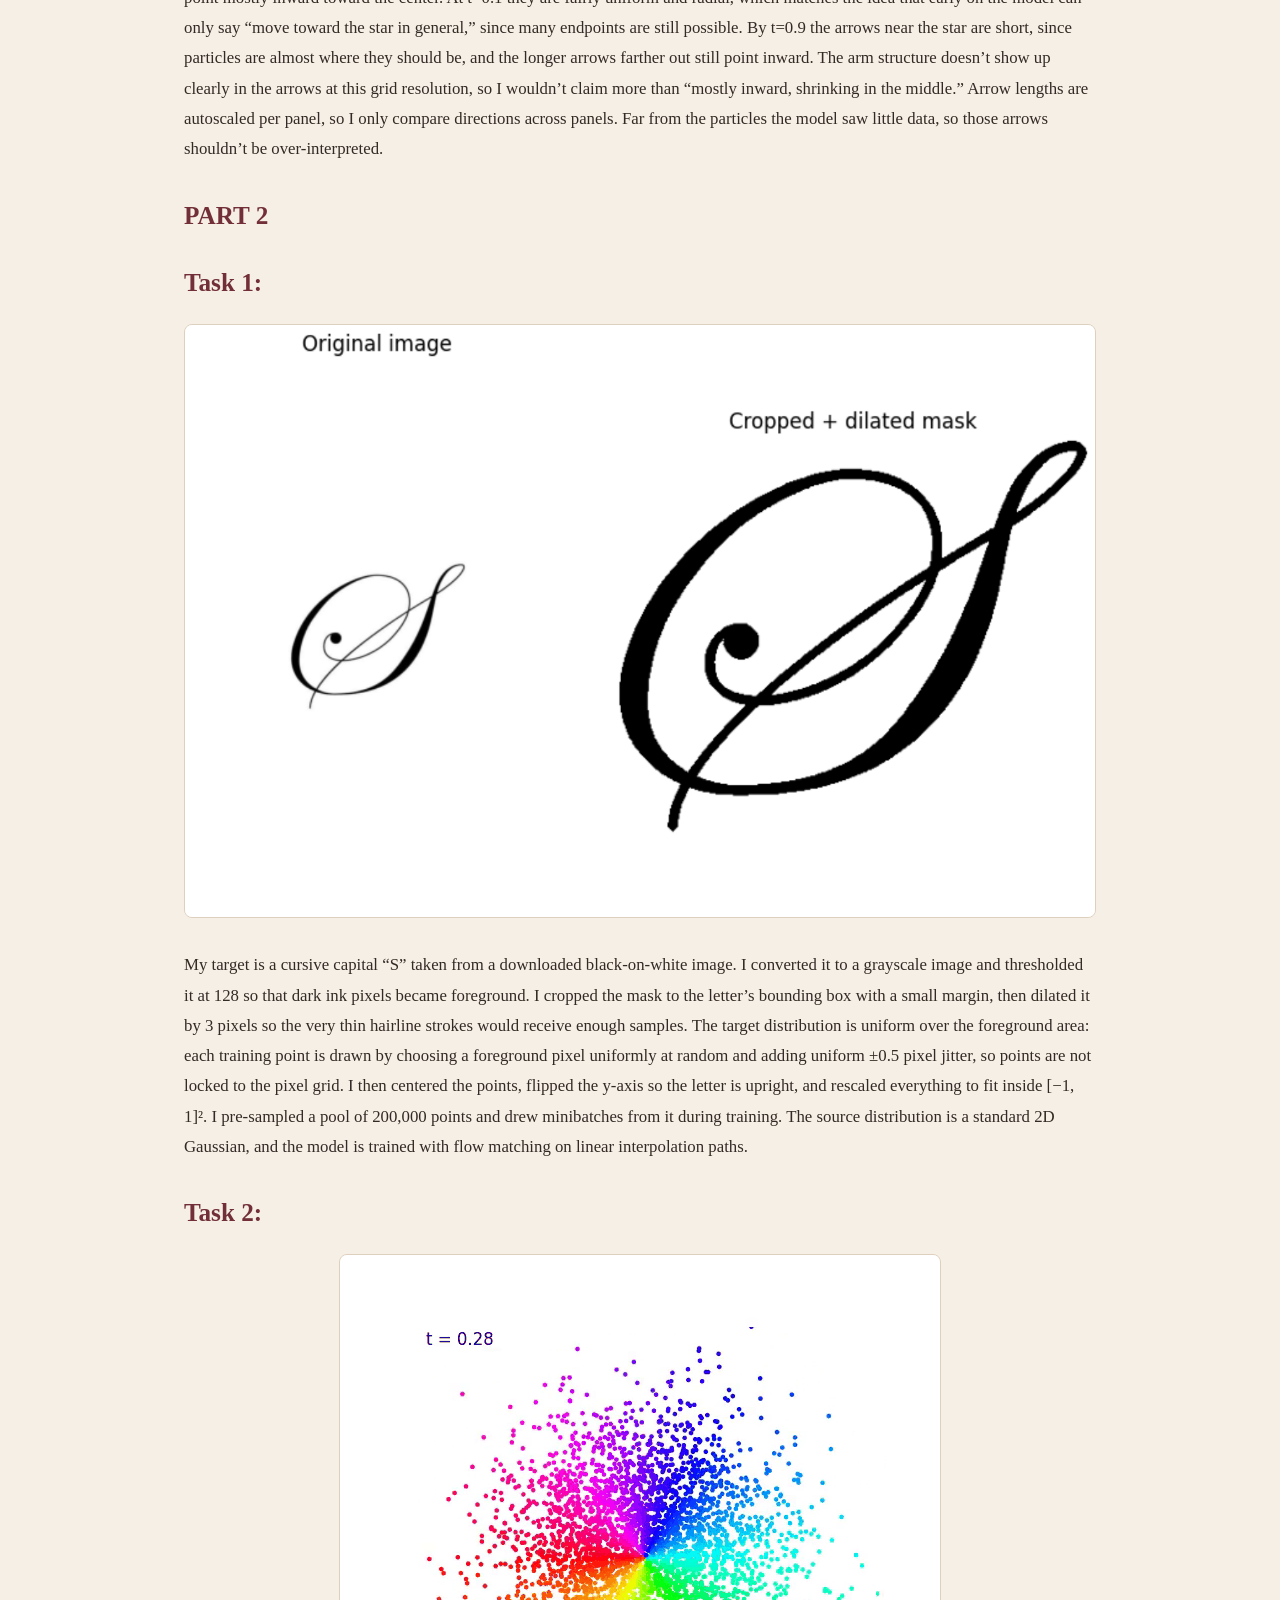
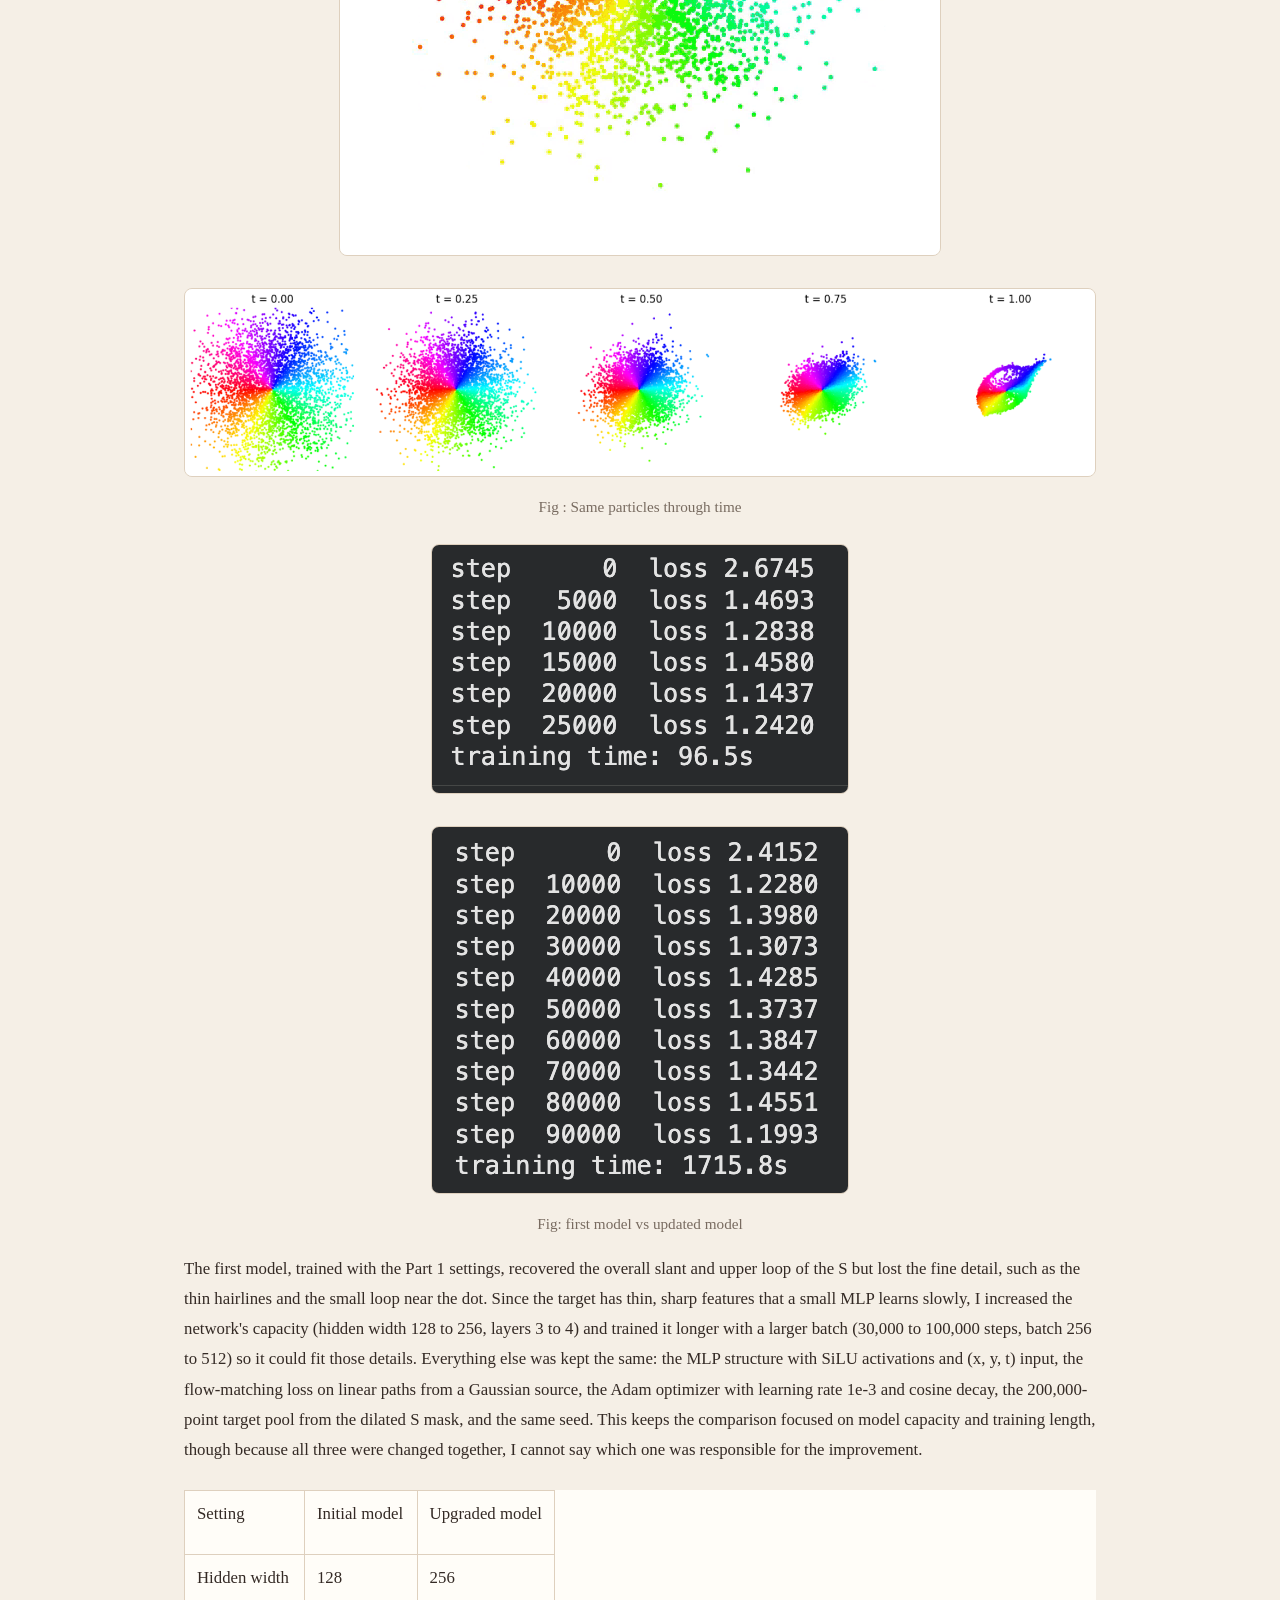
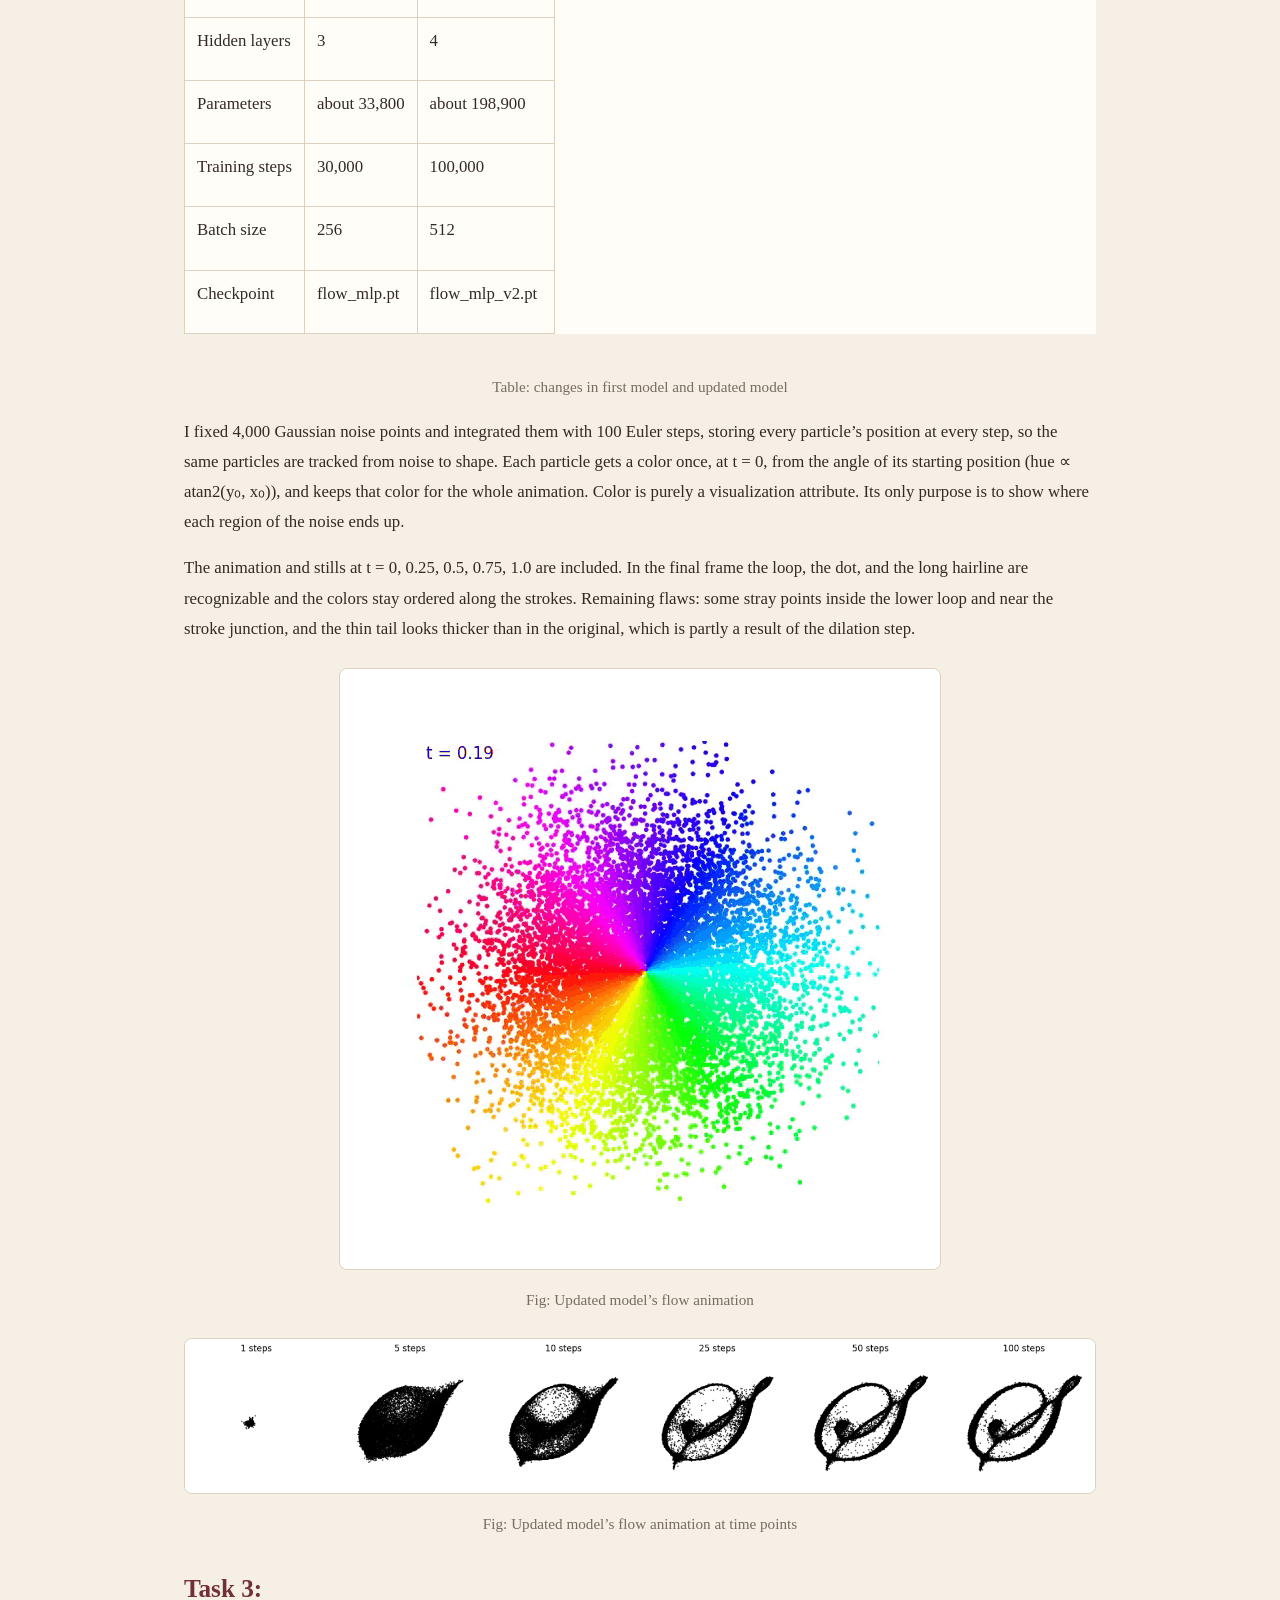
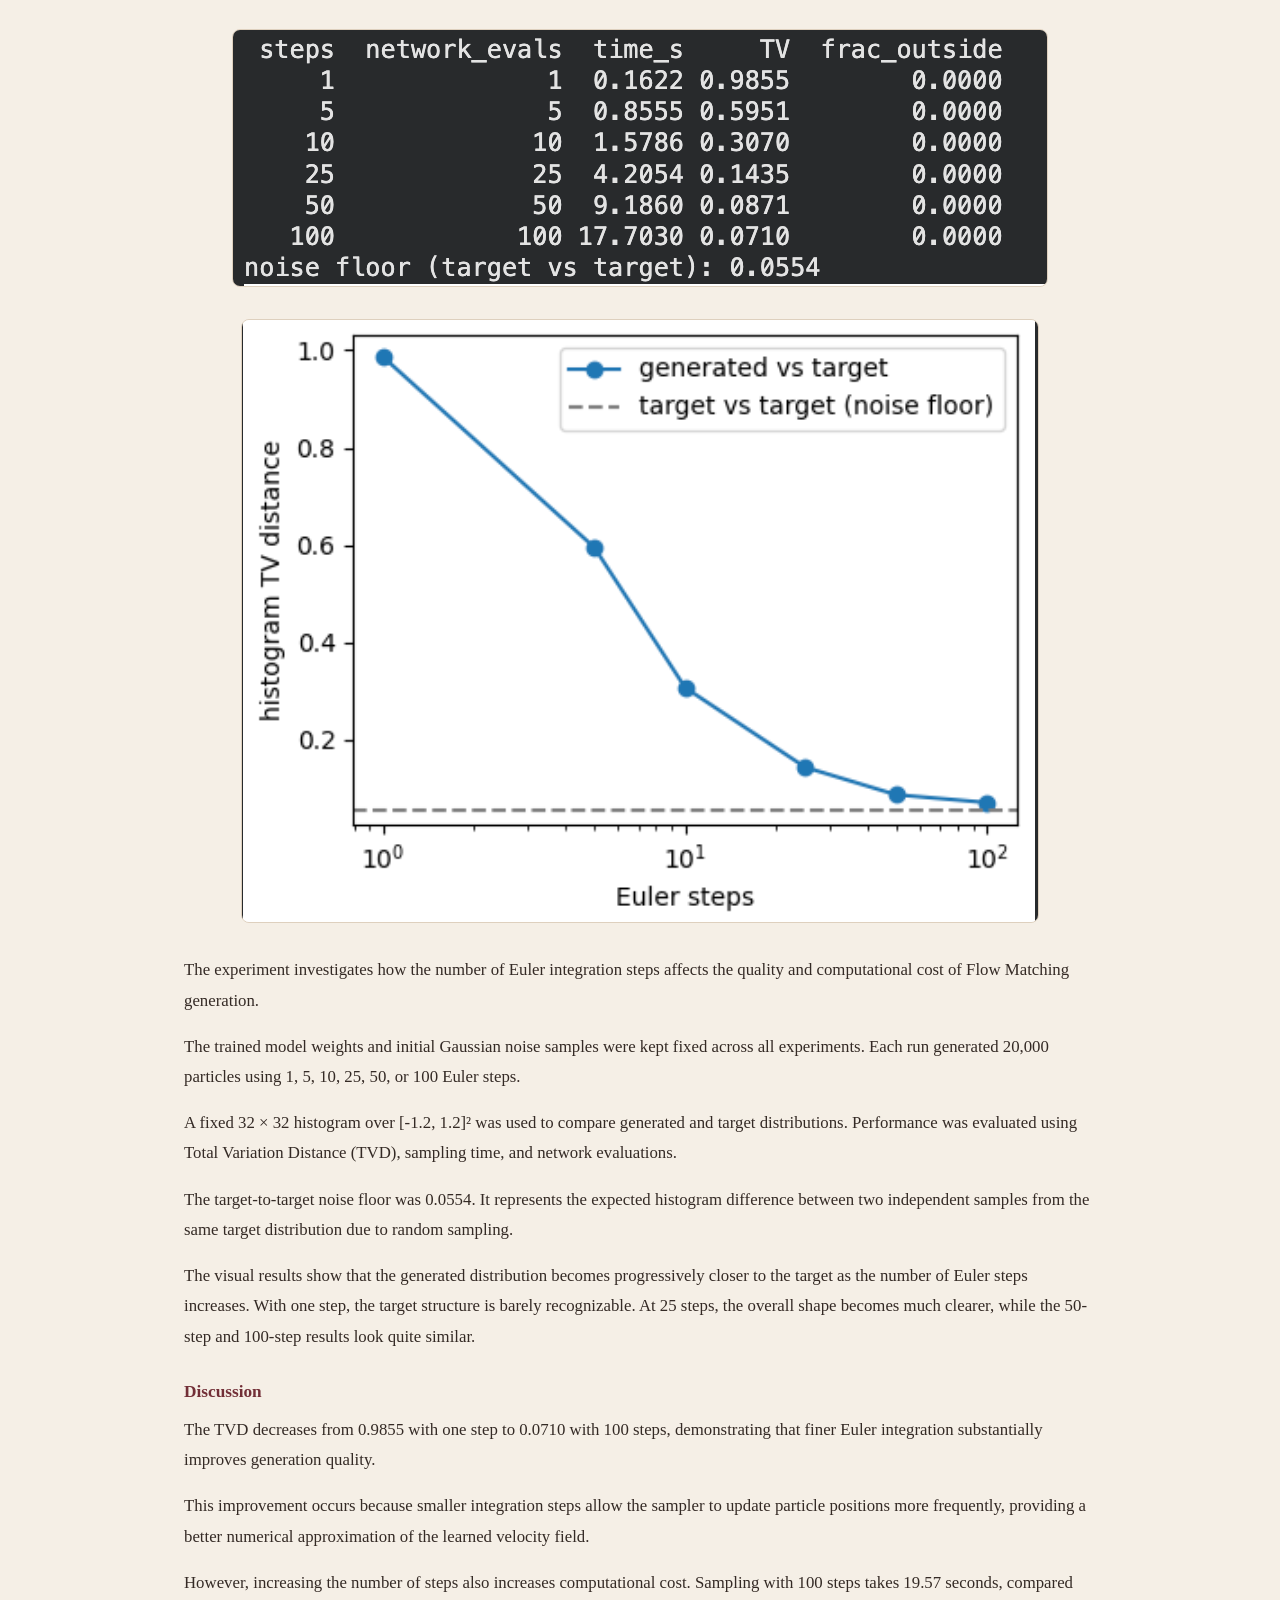
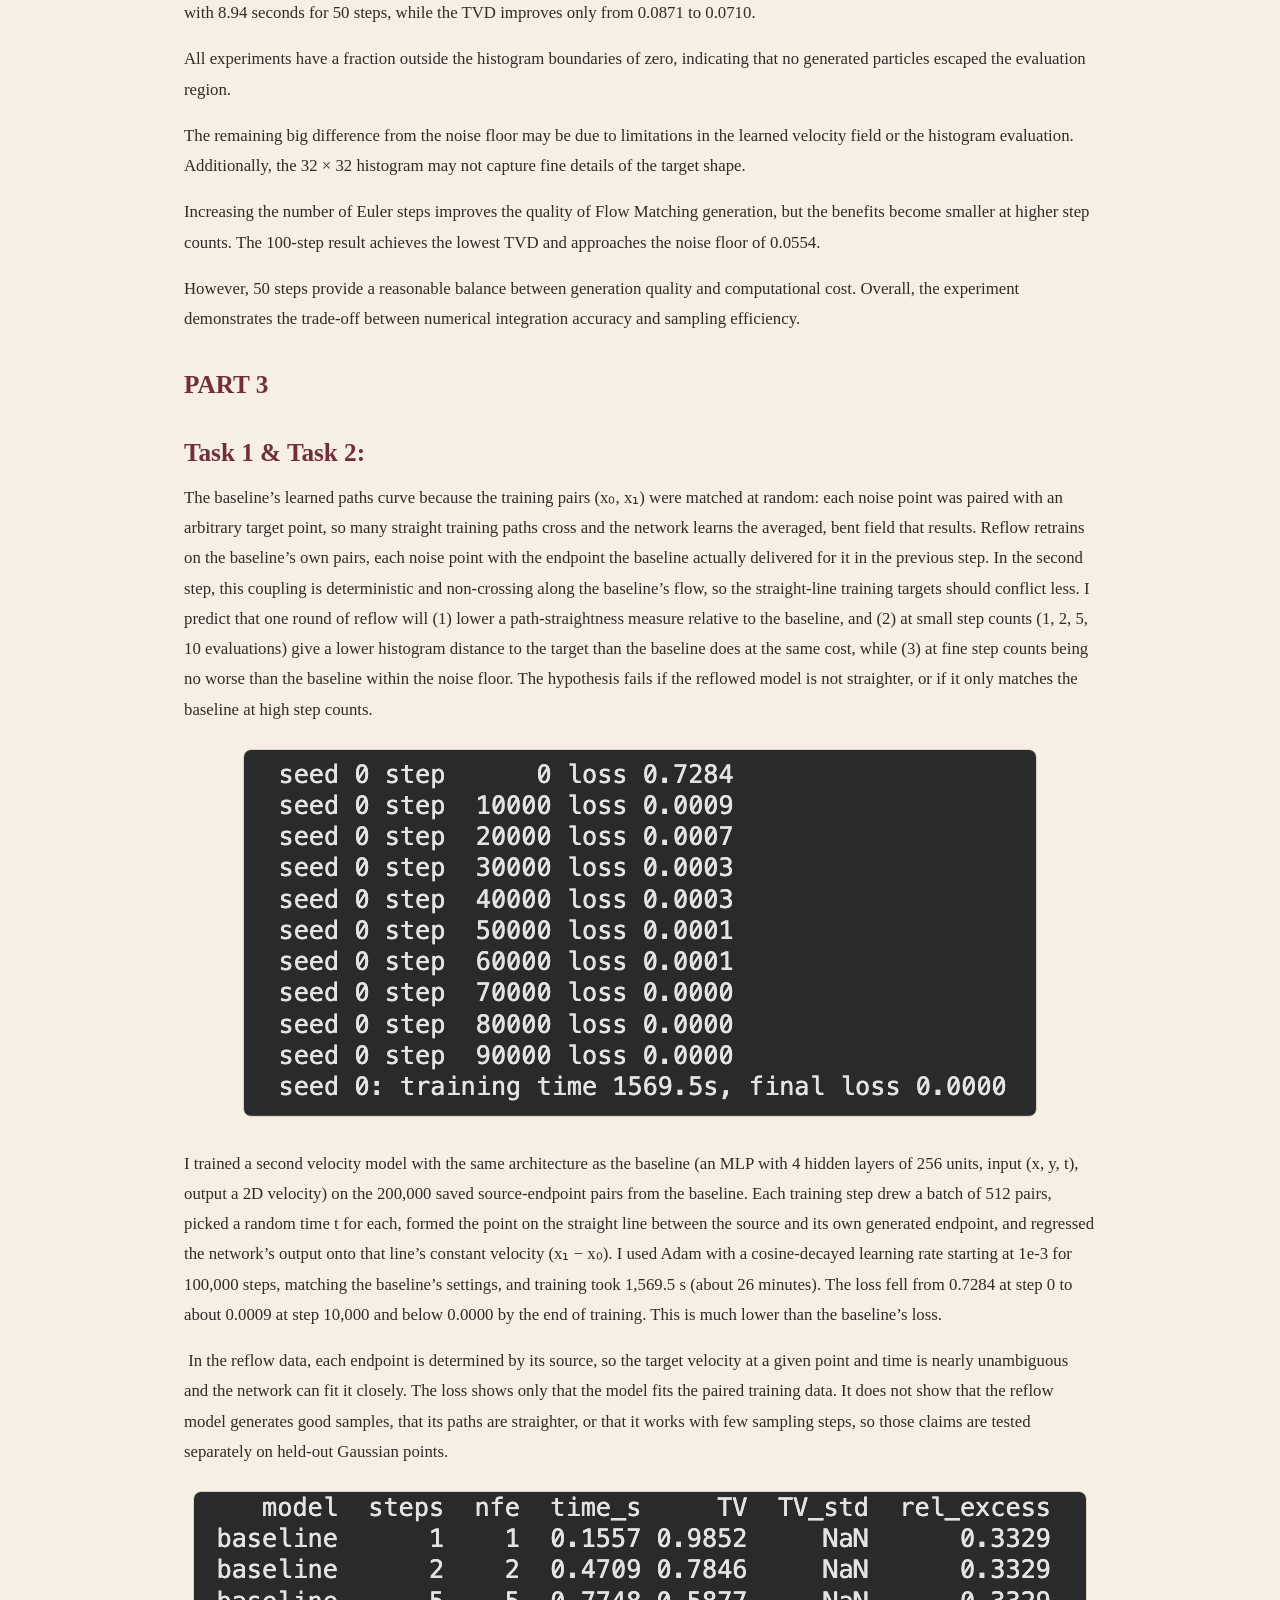
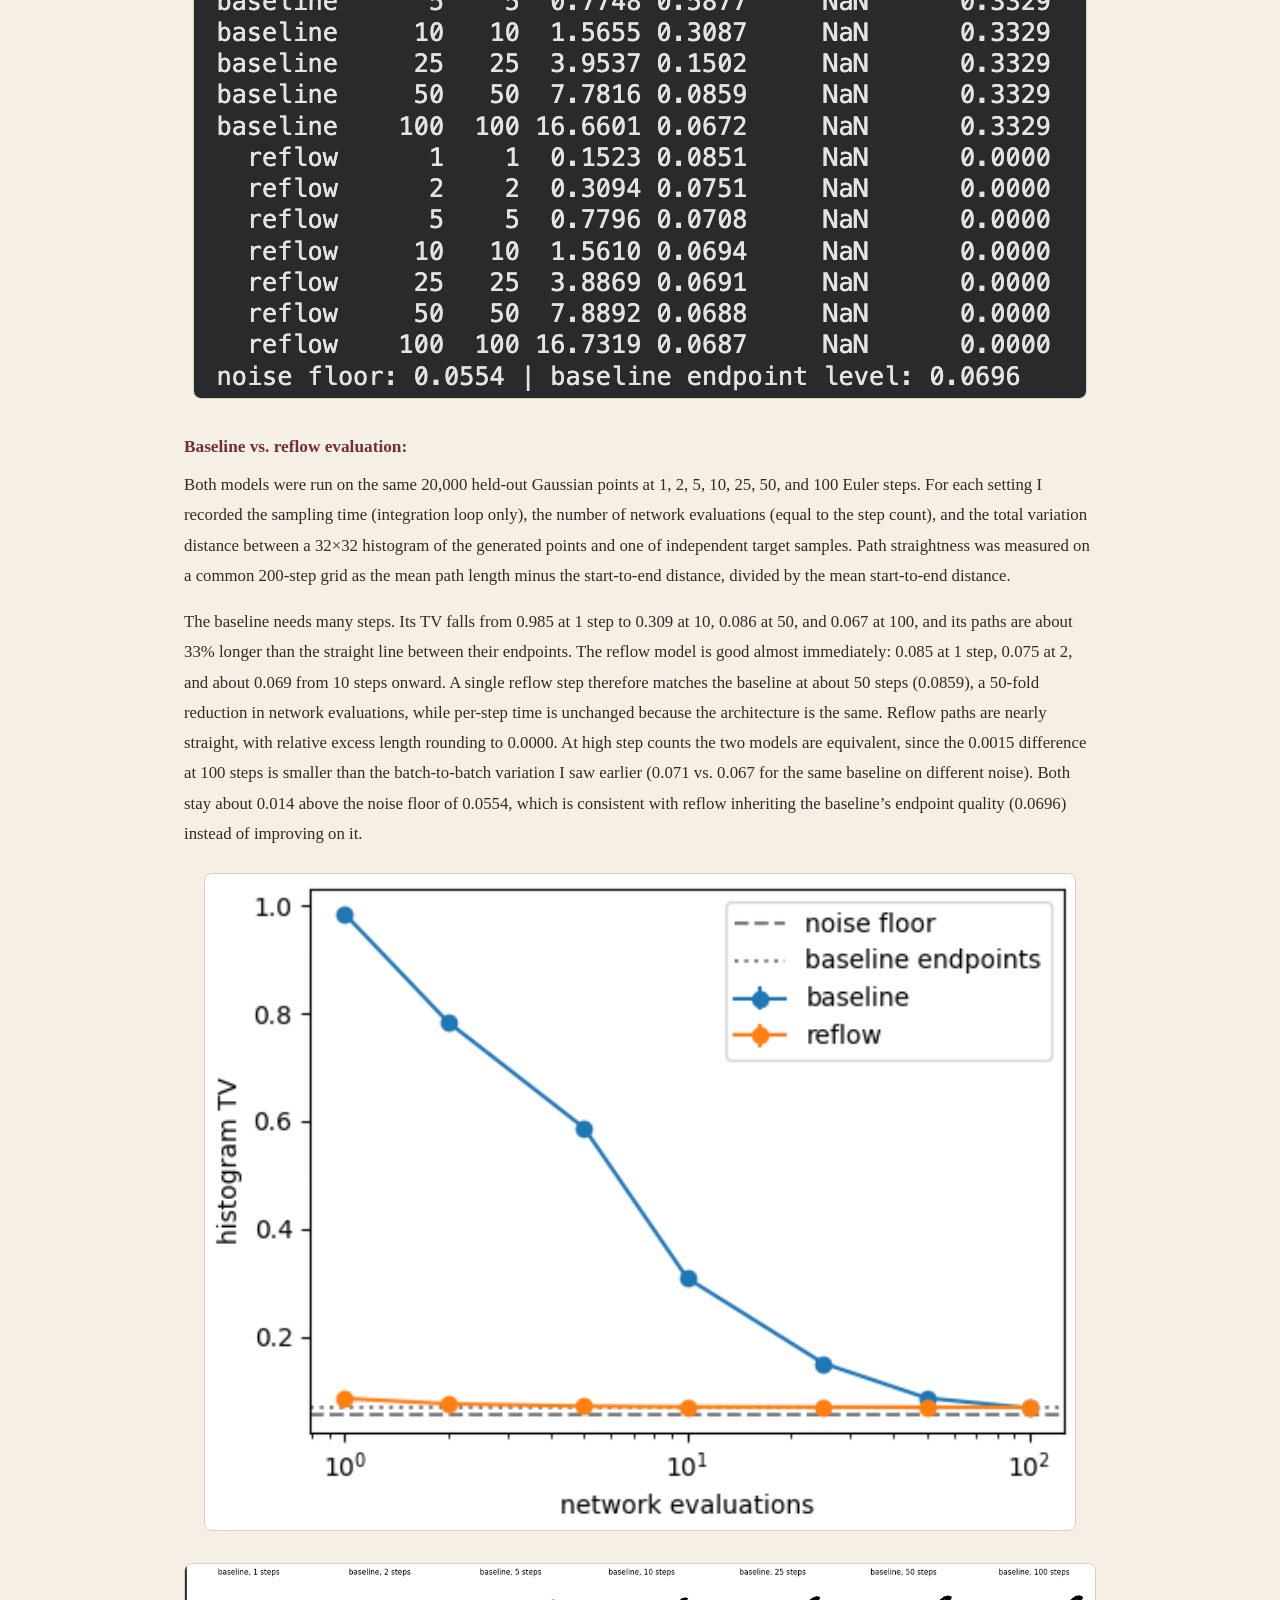
<file: MFM/project2/index.html>
<!doctype html>
<html lang="en">
  <head>
    <meta charset="utf-8" />
    <meta content="width=device-width, initial-scale=1.0" name="viewport" />
    <meta content="MFM Project 2 report." name="description" />
    <title>Project 2 Report | MFM</title>
    <link href="../style.css" rel="stylesheet" />
    <style>
      .report-page {
        max-width: 960px;
        margin: 0 auto;
        padding: 3rem 1.5rem 5rem;
      }
      .report-header {
        padding: 2rem 0 2.5rem;
        border-bottom: 1px solid var(--border, #ded0be);
        margin-bottom: 2rem;
      }
      .report-header h1 {
        color: var(--burgundy, #722f37);
        line-height: 1.2;
      }
      .report-content {
        font-size: 1.05rem;
        line-height: 1.8;
      }
      .report-content h2 {
        margin: 2.2rem 0 0.8rem;
        color: var(--burgundy, #722f37);
        line-height: 1.3;
      }
      .report-content p {
        margin: 0 0 1rem;
      }
      .report-content figure {
        margin: 1.5rem auto 2rem;
        text-align: center;
        max-width: 100%;
      }
      .report-content figure img {
        max-width: 100%;
        height: auto !important;
        width: auto !important;
        border-radius: 8px;
        border: 1px solid var(--border, #ded0be);
      }
      .report-content table {
        display: block;
        max-width: 100%;
        overflow-x: auto;
        border-collapse: collapse;
      }
      .report-content td,
      .report-content th {
        padding: 0.5rem 0.75rem;
        border: 1px solid var(--border, #ded0be);
      }
      .report-back {
        margin-top: 3rem;
      }
      .report-back a {
        color: var(--burgundy, #722f37);
      }
      @media (max-width: 640px) {
        .report-page {
          padding: 2rem 1rem;
        }
        .report-content {
          font-size: 1rem;
        }
      }

      .report-content .figure-caption {
        text-align: center;
        color: var(--muted, #6b6258);
        font-size: 0.95rem;
        margin-top: -1rem;
      }
      .report-content h3 {
        margin: 1.5rem 0 0.5rem;
        color: var(--burgundy, #722f37);
        font-size: 1.08rem;
      }
    </style>
  </head>
  <body>
    <header class="navbar">
      <div class="nav-inner">
        <a class="logo" href="../index.html">MFM</a>
        <nav aria-label="Main navigation">
          <a href="../index.html">Home</a
          ><a href="../index.html#projects">Projects</a>
        </nav>
      </div>
    </header>
    <main class="report-page">
      <header class="report-header">
        <p class="eyebrow">MFM &middot; PROJECT 02</p>
        <h1>Project 2 Report</h1>
      </header>
      <article class="report-content" id="report-content">
        <h2>PART 1</h2>
        <h2>Task 1: Source, target, and training pairs</h2>
        <p>
          <span class="c7"
            >For this part I set up the data that the flow-matching model will
            train on. I used the convention that t=0 is noise and t=1 is data.
            Everything else is with seed 0.</span
          >
        </p>
        <h3>Source:</h3>
        <p>
          <span class="c7"
            >The source is a standard 2D Gaussian, x₀ &sim; &Nscr;(0, I₂). On a
            batch of 256 samples the empirical mean was about (&minus;0.11,
            0.06) and the std was about 1.0 on both axes, which is what
            you&rsquo;d expect from that few samples.</span
          >
        </p>
        <h3>Target:</h3>
        <p>
          <span class="c7"
            >I picked a filled six-arm star. Its boundary in polar coordinates
            is R(&theta;) = 0.8 (1 + 0.45 cos 5&theta;). To sample from it, I
            used rejection sampling: draw a point uniformly in [&minus;1.2,
            1.2]&sup2;, compute its radius and angle, and keep it only if its
            radius is smaller than R(&theta;). Since the proposal is uniform and
            I keep only points inside the star, the accepted points are uniform
            over the star&rsquo;s area. About 38% of proposals get accepted,
            which is fine for 2D. I chose this because it&rsquo;s a simple
            target with sharp-ish arms, and the spec suggested starting with a
            filled shape.</span
          >
        </p>
        <h3>Coordinate scale:</h3>
        <p>
          <span class="c7"
            >The star is centered at the origin and its max radius is 0.8
            &times; 1.45 = 1.16, so everything lies in [&minus;1.2, 1.2]&sup2;.
            I didn&rsquo;t normalize further. On a 256-sample batch the
            target&rsquo;s std was about 0.5 per axis, compared with 1.0 for the
            source, so the two distributions are within a factor of about two of
            each other. That seemed close enough to avoid scale problems.</span
          >
        </p>
        <p>
          <span class="c7"
            >Training pairs. For each example I draw x₀ from the source and x₁
            from the target independently, so the pairing is random. Then I draw
            t &sim; &Uscr;(0,1) and compute</span
          >
        </p>
        <p>
          <span class="c7">xₜ = (1&minus;t)x₀ + tx₁, u = x₁ &minus; x₀.</span>
        </p>
        <p>
          <span class="c7"
            >The model will later get (xₜ, t) and be trained to predict u with
            MSE.</span
          >
        </p>
        <figure>
          <img
            alt="Project 2 report figure"
            loading="lazy"
            src="./media/image7.png"
          />
        </figure>
        <figure>
          <img
            alt="Project 2 report figure"
            loading="lazy"
            src="./media/image1.gif"
          />
        </figure>
        <h3>Visualization:</h3>
        <p>
          <span class="c7"
            >The figure shows (left) source and target samples together,
            (middle) 25 random pairs joined by straight lines with circles at x₀
            and stars at x₁, and (right) a single path at t = 0, 0.2, &hellip;,
            1 with the same velocity arrow at each point. In the middle panel
            the lines cross each other a lot. That makes sense, since the
            pairing is random and not optimized in any way.</span
          >
        </p>
        <p>
          <span class="c7"
            >Why the velocity is constant along a path. For a fixed pair, xₜ =
            x₀ + t(x₁ &minus; x₀) is linear in t. Its derivative is x₁ &minus;
            x₀ = u, which doesn&rsquo;t depend on t. So the particle moves in a
            straight line at constant speed, and the velocity is set entirely by
            the two endpoints. I also checked this numerically by taking finite
            differences along one path at 11 time points. The largest difference
            from u was about 2 &times; 10⁻⁷, which is just float32
            rounding.</span
          >
        </p>
        <p>
          <span class="c7"
            >Something worth noting: Each training path is straight, but the
            network only sees (xₜ, t), not which pair it came from. Lots of
            paths cross at the same (x, t) with different velocities, so MSE
            training makes the network learn their average, &Eopf;[u | xₜ = x].
            That averaged field is generally curved, so I expect the generated
            sampling paths to bend even though the training paths
            don&rsquo;t.</span
          >
        </p>
        <h2>Task 2:Implementing and training the velocity model</h2>
        <figure>
          <img
            alt="Project 2 report figure"
            loading="lazy"
            src="./media/image6.png"
          />
        </figure>
        <p>
          <span class="c0"
            >For this part I built the velocity network and trained it in
            PyTorch on CPU. The network takes the current point and time as a
            3-vector (x, y, t) and outputs a 2D velocity. It has three hidden
            layers of width 128 with SiLU activations and a linear output layer,
            which comes to 33,794 parameters. The target endpoint is not an
            input.</span
          >
        </p>
        <p>
          <span class="c0"
            >Training pairs are built the same way as in Task 1. Each step draws
            256 fresh Gaussian noise points x₀, 256 star points x₁ picked at
            random from a pool of 200,000 pre-sampled target points, and a
            random time t &sim; &Uscr;(0,1) for each pair. Each row gets its
            interpolated point xₜ = (1&minus;t)x₀ + tx₁ and its label u = x₁
            &minus; x₀. All 256 rows go through the network in one forward pass,
            and the loss is the squared L2 error per row, averaged over the
            batch:</span
          >
        </p>
        <p>
          <span class="c0"
            >𝓛 = &Eopf; ||v&theta;(xₜ, t) &minus; (x₁ &minus; x₀)||₂&sup2;</span
          >
        </p>
        <h3>What the network predicts:</h3>
        <p>
          <span class="c0"
            >The label for a training example is the velocity of one straight
            path, but the network only sees (xₜ, t) and has no idea which pair
            produced that point. Lots of different pairs have paths through the
            same point at the same time, with different velocities. With MSE
            loss the best the network can do is predict their average, &Eopf;[x₁
            &minus; x₀ | xₜ = x]. So what it ends up learning is the average
            direction of motion at each location and time, not any single
            path&rsquo;s velocity. At generation time it gets only the
            particle&rsquo;s current position and time and returns a velocity.
            The star&rsquo;s shape is never given to it directly. It is stored
            in the weights, because every label contains a real star
            point.</span
          >
        </p>
        <figure>
          <img
            alt="Project 2 report figure"
            loading="lazy"
            src="./media/image19.png"
          />
        </figure>
        <h3>Loss curve:</h3>
        <p>
          <span class="c0"
            >The loss started at about 2.51 and dropped to roughly 1.6 by step
            5,000. After that it improved slowly, reaching about 1.4 by step
            20,000, and it stayed noisy from batch to batch. The starting value
            is what you&rsquo;d expect from an untrained network that outputs
            roughly zero: the loss is then &Eopf;||x₁ &minus; x₀||₂&sup2;, which
            is the source variance (2, as each of the two coordinates has
            variance 1.) plus the target variance (about 0.5,). I smoothed the
            plot with a 200-step moving average to show the trend.</span
          >
        </p>
        <h3>Why the loss doesn&rsquo;t go to zero?</h3>
        <p>
          <span class="c0"
            >The loss flattened out at around 1.4 to 1.6, far above zero, and
            that&rsquo;s expected. Because the pairing is random, a single (xₜ,
            t) is consistent with many different targets u, so even a perfect
            network keeps an error equal to the variance of u given (xₜ, t). At
            t=0 that is about the target&rsquo;s variance (roughly 0.5), and at
            t=1 it is the source&rsquo;s variance (2). In between it is smaller.
            Averaged over t, the plateau should land somewhere around 1, so 1.4
            is plausible, though I haven&rsquo;t computed the exact floor. If
            the loss had gone near zero, I would have suspected the endpoint was
            leaking into the input. A plateau like this doesn&rsquo;t tell me
            whether the learned field is good, so I&rsquo;ll judge the model
            from the generated samples next.</span
          >
        </p>
        <h2>Task 3:</h2>
        <figure>
          <img
            alt="Project 2 report figure"
            loading="lazy"
            src="./media/image13.png"
          />
        </figure>
        <p>
          <span class="c0"
            >The straight interpolation paths used during training are
            constructed from randomly paired initial noise samples and target
            samples as we have a destination distribution during training. Each
            path provides a target velocity, (u=x₁&minus;x₀), which the model
            learns to predict by minimizing the MSE loss after training on
            several differnet pairs. Different training paths can have different
            target velocities even at the same position and time. These
            conflicting labels contribute to the same loss, encouraging the
            model to learn a single compromise velocity (the conditional average
            under MSE).</span
          >
        </p>
        <p>
          <span class="c0"
            >In contrast, learned sampling trajectories are generated by
            starting with fresh Gaussian noise and repeatedly using the trained
            model's predicted velocity to update particle positions through
            Euler integration. Therefore, training paths are predefined straight
            lines, whereas sampling trajectories follow the learned
            time-dependent velocity field and are not necessarily straight as
            there is only one unique path for each (xₜ, t).</span
          >
        </p>
        <p>
          <span class="c0"
            >To generate points I integrated the learned ODE with forward Euler,
            zₖ₊₁ = zₖ + &Delta;t v&theta;(zₖ, tₖ), using 120 steps (&Delta;t =
            1/120). I started from 3,000 fresh samples z₀ &sim; &Nscr;(0, I)
            with a separate sampling seed (1). The sampler only gets the
            particle&rsquo;s current position and the time. No endpoints are
            supplied, and none exist at this stage. The star&rsquo;s shape
            reaches the sampler only through the trained weights.</span
          >
        </p>
        <figure>
          <img
            alt="Project 2 report figure"
            loading="lazy"
            src="./media/image4.png"
          />
        </figure>
        <p>
          <span class="c0"
            ><h3>Generated clouds over time.</h3>
             The particles start as a Gaussian blob at t=0. By t=0.25 and t=0.5 the cloud has contracted but still looks
            like a blob, and the faint gray target underneath is mostly hidden.
            The structure appears late. At t=0.75 the arms start to stick out,
            and at t=1 the points form a clear star-like shape that lines up
            well with the target outline. I colored each particle by the angle
            of its starting position, and the color stays fixed along its path.
            At t=1 the colors still form wedges, so each part of the noise cloud
            ends up in a neighboring part of the star, and the flow mostly
            preserves angular order. The axis range shrinks across panels
            (&plusmn;3.5 down to &plusmn;1.3) because the cloud contracts, so
            the panels aren&rsquo;t on one common scale. The ranges are in the
            titles. The arms look a bit streaky, especially the ones along the
            horizontal axis, and a few stray points land outside the
            boundary.</span
          >
        </p>
        <p>
          <span class="c0"
            ><h3>Velocity field.</h3> I evaluated the network on a 21&times;21 grid at t
            = 0.1, 0.5, 0.9 and drew the arrows with 800 particles on top. At
            all three times the arrows point mostly inward toward the center. At
            t=0.1 they are fairly uniform and radial, which matches the idea
            that early on the model can only say &ldquo;move toward the star in
            general,&rdquo; since many endpoints are still possible. By t=0.9
            the arrows near the star are short, since particles are almost where
            they should be, and the longer arrows farther out still point
            inward. The arm structure doesn&rsquo;t show up clearly in the
            arrows at this grid resolution, so I wouldn&rsquo;t claim more than
            &ldquo;mostly inward, shrinking in the middle.&rdquo; Arrow lengths
            are autoscaled per panel, so I only compare directions across
            panels. Far from the particles the model saw little data, so those
            arrows shouldn&rsquo;t be over-interpreted.</span
          >
        </p>
        <h2>PART 2</h2>
        <h2>Task 1:</h2>
        <figure>
          <img
            alt="Project 2 report figure"
            loading="lazy"
            src="./media/image16.png"
          />
        </figure>
        <p>
          <span class="c0"
            >My target is a cursive capital &ldquo;S&rdquo; taken from a
            downloaded black-on-white image. I converted it to a grayscale image
            and thresholded it at 128 so that dark ink pixels became foreground.
            I cropped the mask to the letter&rsquo;s bounding box with a small
            margin, then dilated it by 3 pixels so the very thin hairline
            strokes would receive enough samples. The target distribution is
            uniform over the foreground area: each training point is drawn by
            choosing a foreground pixel uniformly at random and adding uniform
            &plusmn;0.5 pixel jitter, so points are not locked to the pixel
            grid. I then centered the points, flipped the y-axis so the letter
            is upright, and rescaled everything to fit inside [&minus;1,
            1]&sup2;. I pre-sampled a pool of 200,000 points and drew
            minibatches from it during training. The source distribution is a
            standard 2D Gaussian, and the model is trained with flow matching on
            linear interpolation paths.</span
          >
        </p>
        <h2>Task 2:</h2>
        <figure>
          <img
            alt="Project 2 report figure"
            loading="lazy"
            src="./media/image12.gif"
          />
        </figure>
        <figure>
          <img
            alt="Project 2 report figure"
            loading="lazy"
            src="./media/image5.png"
          />
        </figure>
        <p class="figure-caption">Fig : Same particles through time</p>
        <figure>
          <img
            alt="Project 2 report figure"
            loading="lazy"
            src="./media/image15.png"
          />
        </figure>
        <figure>
          <img
            alt="Project 2 report figure"
            loading="lazy"
            src="./media/image9.png"
          />
        </figure>
        <p class="figure-caption">Fig: first model vs updated model</p>
        <p>
          <span class="c0"
            >The first model, trained with the Part 1 settings, recovered the
            overall slant and upper loop of the S but lost the fine detail, such
            as the thin hairlines and the small loop near the dot. Since the
            target has thin, sharp features that a small MLP learns slowly, I
            increased the network's capacity (hidden width 128 to 256, layers 3
            to 4) and trained it longer with a larger batch (30,000 to 100,000
            steps, batch 256 to 512) so it could fit those details. Everything
            else was kept the same: the MLP structure with SiLU activations and
            (x, y, t) input, the flow-matching loss on linear paths from a
            Gaussian source, the Adam optimizer with learning rate 1e-3 and
            cosine decay, the 200,000-point target pool from the dilated S mask,
            and the same seed. This keeps the comparison focused on model
            capacity and training length, though because all three were changed
            together, I cannot say which one was responsible for the
            improvement.</span
          >
        </p>
        <table class="c12">
          <tr class="c5">
            <td class="c8" colspan="1" rowspan="1">
              <p class="c10"><span class="c0">Setting</span></p>
            </td>
            <td class="c8" colspan="1" rowspan="1">
              <p class="c10"><span class="c0">Initial model</span></p>
            </td>
            <td class="c8" colspan="1" rowspan="1">
              <p class="c10"><span class="c0">Upgraded model</span></p>
            </td>
          </tr>
          <tr class="c5">
            <td class="c8" colspan="1" rowspan="1">
              <p class="c4"><span class="c0">Hidden width</span></p>
            </td>
            <td class="c8" colspan="1" rowspan="1">
              <p class="c4"><span class="c0">128</span></p>
            </td>
            <td class="c8" colspan="1" rowspan="1">
              <p class="c4"><span class="c0">256</span></p>
            </td>
          </tr>
          <tr class="c5">
            <td class="c8" colspan="1" rowspan="1">
              <p class="c4"><span class="c0">Hidden layers</span></p>
            </td>
            <td class="c8" colspan="1" rowspan="1">
              <p class="c4"><span class="c0">3</span></p>
            </td>
            <td class="c8" colspan="1" rowspan="1">
              <p class="c4"><span class="c0">4</span></p>
            </td>
          </tr>
          <tr class="c5">
            <td class="c8" colspan="1" rowspan="1">
              <p class="c4"><span class="c0">Parameters</span></p>
            </td>
            <td class="c8" colspan="1" rowspan="1">
              <p class="c4"><span class="c0">about 33,800</span></p>
            </td>
            <td class="c8" colspan="1" rowspan="1">
              <p class="c4"><span class="c0">about 198,900</span></p>
            </td>
          </tr>
          <tr class="c5">
            <td class="c8" colspan="1" rowspan="1">
              <p class="c4"><span class="c0">Training steps</span></p>
            </td>
            <td class="c8" colspan="1" rowspan="1">
              <p class="c4"><span class="c0">30,000</span></p>
            </td>
            <td class="c8" colspan="1" rowspan="1">
              <p class="c4"><span class="c0">100,000</span></p>
            </td>
          </tr>
          <tr class="c5">
            <td class="c8" colspan="1" rowspan="1">
              <p class="c4"><span class="c0">Batch size</span></p>
            </td>
            <td class="c8" colspan="1" rowspan="1">
              <p class="c4"><span class="c0">256</span></p>
            </td>
            <td class="c8" colspan="1" rowspan="1">
              <p class="c4"><span class="c0">512</span></p>
            </td>
          </tr>
          <tr class="c5">
            <td class="c8" colspan="1" rowspan="1">
              <p class="c4"><span class="c0">Checkpoint</span></p>
            </td>
            <td class="c8" colspan="1" rowspan="1">
              <p class="c4"><span class="c3">flow_mlp.pt</span></p>
            </td>
            <td class="c8" colspan="1" rowspan="1">
              <p class="c4"><span class="c3">flow_mlp_v2.pt</span></p>
            </td>
          </tr>
        </table>
        <br>
        <p class="figure-caption">
          Table: changes in first model and updated model
        </p>
        <p>
          <span class="c0"
            >I fixed 4,000 Gaussian noise points and integrated them with 100
            Euler steps, storing every particle&rsquo;s position at every step,
            so the same particles are tracked from noise to shape. Each particle
            gets a color once, at t = 0, from the angle of its starting position
            (hue &prop; atan2(y₀, x₀)), and keeps that color for the whole
            animation. Color is purely a visualization attribute. Its only
            purpose is to show where each region of the noise ends up.</span
          >
        </p>
        <p>
          <span class="c0"
            >The animation and stills at t = 0, 0.25, 0.5, 0.75, 1.0 are
            included. In the final frame the loop, the dot, and the long
            hairline are recognizable and the colors stay ordered along the
            strokes. Remaining flaws: some stray points inside the lower loop
            and near the stroke junction, and the thin tail looks thicker than
            in the original, which is partly a result of the dilation
            step.</span
          >
        </p>
        <figure>
          <img
            alt="Project 2 report figure"
            loading="lazy"
            src="./media/image11.gif"
          />
        </figure>
        <p class="figure-caption">Fig: Updated model&rsquo;s flow animation</p>
        <figure>
          <img
            alt="Project 2 report figure"
            loading="lazy"
            src="./media/image10.png"
          />
        </figure>
        <p class="figure-caption">
          Fig: Updated model&rsquo;s flow animation at time points
        </p>
        <h2>Task 3:</h2>
        <figure>
          <img
            alt="Project 2 report figure"
            loading="lazy"
            src="./media/image14.png"
          />
        </figure>
        <figure>
          <img
            alt="Project 2 report figure"
            loading="lazy"
            src="./media/image3.png"
          />
        </figure>
        <p>
          <span class="c0"
            >The experiment investigates how the number of Euler integration
            steps affects the quality and computational cost of Flow Matching
            generation.</span
          >
        </p>
        <p>
          <span class="c0"
            >The trained model weights and initial Gaussian noise samples were
            kept fixed across all experiments. Each run generated 20,000
            particles using 1, 5, 10, 25, 50, or 100 Euler steps.</span
          >
        </p>
        <p>
          <span class="c0"
            >A fixed 32 &times; 32 histogram over [-1.2, 1.2]&sup2; was used to
            compare generated and target distributions. Performance was
            evaluated using Total Variation Distance (TVD), sampling time, and
            network evaluations.</span
          >
        </p>
        <p>
          <span class="c0"
            >The target-to-target noise floor was 0.0554. It represents the
            expected histogram difference between two independent samples from
            the same target distribution due to random sampling.</span
          >
        </p>
        <p>
          <span class="c0"
            >The visual results show that the generated distribution becomes
            progressively closer to the target as the number of Euler steps
            increases. With one step, the target structure is barely
            recognizable. At 25 steps, the overall shape becomes much clearer,
            while the 50-step and 100-step results look quite similar.</span
          >
        </p>
        <h3>Discussion</h3>
        <p>
          <span class="c0"
            >The TVD decreases from 0.9855 with one step to 0.0710 with 100
            steps, demonstrating that finer Euler integration substantially
            improves generation quality.</span
          >
        </p>
        <p>
          <span class="c0"
            >This improvement occurs because smaller integration steps allow the
            sampler to update particle positions more frequently, providing a
            better numerical approximation of the learned velocity field.</span
          >
        </p>
        <p>
          <span class="c0"
            >However, increasing the number of steps also increases
            computational cost. Sampling with 100 steps takes 19.57 seconds,
            compared with 8.94 seconds for 50 steps, while the TVD improves only
            from 0.0871 to 0.0710.</span
          >
        </p>
        <p>
          <span class="c0"
            >All experiments have a fraction outside the histogram boundaries of
            zero, indicating that no generated particles escaped the evaluation
            region.</span
          >
        </p>
        <p>
          <span class="c0"
            >The remaining big difference from the noise floor may be due to
            limitations in the learned velocity field or the histogram
            evaluation. Additionally, the 32 &times; 32 histogram may not
            capture fine details of the target shape.</span
          >
        </p>
        <p>
          <span class="c0"
            >Increasing the number of Euler steps improves the quality of Flow
            Matching generation, but the benefits become smaller at higher step
            counts. The 100-step result achieves the lowest TVD and approaches
            the noise floor of 0.0554.</span
          >
        </p>
        <p>
          <span class="c0"
            >However, 50 steps provide a reasonable balance between generation
            quality and computational cost. Overall, the experiment demonstrates
            the trade-off between numerical integration accuracy and sampling
            efficiency.</span
          >
        </p>
        <h2>PART 3</h2>
        <h2>Task 1 &amp; Task 2:</h2>
        <p>
          <span class="c0"
            >The baseline&rsquo;s learned paths curve because the training pairs
            (x₀, x₁) were matched at random: each noise point was paired with an
            arbitrary target point, so many straight training paths cross and
            the network learns the averaged, bent field that results. Reflow
            retrains on the baseline&rsquo;s own pairs, each noise point with
            the endpoint the baseline actually delivered for it in the previous
            step. In the second step, this coupling is deterministic and
            non-crossing along the baseline&rsquo;s flow, so the straight-line
            training targets should conflict less. I predict that one round of
            reflow will (1) lower a path-straightness measure relative to the
            baseline, and (2) at small step counts (1, 2, 5, 10 evaluations)
            give a lower histogram distance to the target than the baseline does
            at the same cost, while (3) at fine step counts being no worse than
            the baseline within the noise floor. The hypothesis fails if the
            reflowed model is not straighter, or if it only matches the baseline
            at high step counts.</span
          >
        </p>
        <figure>
          <img
            alt="Project 2 report figure"
            loading="lazy"
            src="./media/image2.png"
          />
        </figure>
        <p>
          <span class="c0"
            >I trained a second velocity model with the same architecture as the
            baseline (an MLP with 4 hidden layers of 256 units, input (x, y, t),
            output a 2D velocity) on the 200,000 saved source-endpoint pairs
            from the baseline. Each training step drew a batch of 512 pairs,
            picked a random time t for each, formed the point on the straight
            line between the source and its own generated endpoint, and
            regressed the network&rsquo;s output onto that line&rsquo;s constant
            velocity (x₁ &minus; x₀). I used Adam with a cosine-decayed learning
            rate starting at 1e-3 for 100,000 steps, matching the
            baseline&rsquo;s settings, and training took 1,569.5 s (about 26
            minutes). The loss fell from 0.7284 at step 0 to about 0.0009 at
            step 10,000 and below 0.0000 by the end of training. This is much
            lower than the baseline&rsquo;s loss.</span
          >
        </p>
        <p>
          <span class="c0"
            >&nbsp;In the reflow data, each endpoint is determined by its
            source, so the target velocity at a given point and time is nearly
            unambiguous and the network can fit it closely. The loss shows only
            that the model fits the paired training data. It does not show that
            the reflow model generates good samples, that its paths are
            straighter, or that it works with few sampling steps, so those
            claims are tested separately on held-out Gaussian points.</span
          >
        </p>
        <figure>
          <img
            alt="Project 2 report figure"
            loading="lazy"
            src="./media/image17.png"
          />
        </figure>
        <p>
          <span class="c0"
            ><h3>Baseline vs. reflow evaluation:</h3> Both models were run on the same
            20,000 held-out Gaussian points at 1, 2, 5, 10, 25, 50, and 100
            Euler steps. For each setting I recorded the sampling time
            (integration loop only), the number of network evaluations (equal to
            the step count), and the total variation distance between a
            32&times;32 histogram of the generated points and one of independent
            target samples. Path straightness was measured on a common 200-step
            grid as the mean path length minus the start-to-end distance,
            divided by the mean start-to-end distance.</span
          >
        </p>
        <p>
          <span class="c0"
            >The baseline needs many steps. Its TV falls from 0.985 at 1 step to
            0.309 at 10, 0.086 at 50, and 0.067 at 100, and its paths are about
            33% longer than the straight line between their endpoints. The
            reflow model is good almost immediately: 0.085 at 1 step, 0.075 at
            2, and about 0.069 from 10 steps onward. A single reflow step
            therefore matches the baseline at about 50 steps (0.0859), a 50-fold
            reduction in network evaluations, while per-step time is unchanged
            because the architecture is the same. Reflow paths are nearly
            straight, with relative excess length rounding to 0.0000. At high
            step counts the two models are equivalent, since the 0.0015
            difference at 100 steps is smaller than the batch-to-batch variation
            I saw earlier (0.071 vs. 0.067 for the same baseline on different
            noise). Both stay about 0.014 above the noise floor of 0.0554, which
            is consistent with reflow inheriting the baseline&rsquo;s endpoint
            quality (0.0696) instead of improving on it.</span
          >
        </p>
        <figure>
          <img
            alt="Project 2 report figure"
            loading="lazy"
            src="./media/image18.png"
          />
        </figure>
        <figure>
          <img
            alt="Project 2 report figure"
            loading="lazy"
            src="./media/image8.png"
          />
        </figure>
        <h3>Path straightness:</h3>
        <p>
          <span class="c0"
            >&nbsp;I measured straightness on a common 200-step Euler grid,
            using the same 20,000 held-out Gaussian starting points for both
            models. The measure is mean trajectory length minus start-to-end
            distance, and I also report it divided by the mean start-to-end
            distance so it doesn&rsquo;t depend on scale. The baseline&rsquo;s
            curved paths are 0.226 longer than their chords(mean distance) on
            average, which is 33.3% longer than a chord. The reflow
            model&rsquo;s excess is 1.24 &times; 10⁻⁵, or 1.8 &times; 10⁻⁵
            relative(relative to the chord), about 18,000 times smaller. After
            one round of reflow, the learned paths are essentially straight.
            This agrees with the sampling results, where a single Euler step
            from the reflow model gives a recognizable S (TV 0.085) while the
            baseline needs about 50 steps to reach a similar score
            (0.086).</span
          >
        </p>
        <h3>
          However, straightness does not fully explain the sample quality, for
          three reasons:
        </h3>
        <p>
          <span class="c0"
            >1. &nbsp; The 1-step gap remains. The reflow model&rsquo;s TV at 1
            step (0.085) is still above its TV at 10 steps and beyond (about
            0.069), even though its paths are nearly straight. One plausible
            reason is that length minus chord measures only changes of
            direction, not changes of speed. A path can be perfectly straight
            and still be traversed at a non-constant speed, and a single Euler
            step assumes constant velocity. I haven&rsquo;t tested this, so
            I&rsquo;m treating it as a hypothesis.</span
          >
        </p>
        <p>
          <span class="c0"
            >2. &nbsp; Straight doesn&rsquo;t mean correct. The reflow model
            learned to reproduce the baseline&rsquo;s endpoints, so it also
            inherits the baseline&rsquo;s errors. At 100 steps its TV (0.0687)
            matches the baseline&rsquo;s (0.0672), and both stay above the noise
            floor (0.0554). Straighter paths made sampling cheaper without
            improving the final distribution.</span
          >
        </p>
        <p>
          <span class="c0"
            >3. Limited evidence. The result comes from a single run per model,
            so only the large effects (the gap in straightness and the low-step
            quality) are reliable.
          </span>
        </p>
        <h2>Task 3: What the evidence suppots</h2>
        <h3>Hypothesis:</h3>
        <h3>I predicted that one round of reflow would:</h3>
        <p><span class="c0">&nbsp;(1) straighten the paths, </span></p>
        <p>
          <span class="c0"
            >&nbsp;(2) improve quality at small step counts, and
          </span>
        </p>
        <p>
          <span class="c0"
            >&nbsp;(3) stay close to the baseline at fine step counts.
          </span>
        </p>
        <p>
          <span class="c0"
            >&nbsp;The results support all three. Relative path excess dropped
            from 33.3% to 1.8 &times; 10⁻⁵. At 1 step the reflow TV was 0.085,
            against 0.985 for the baseline, and the baseline needed about 50
            steps to reach a similar score (0.086). At 100 steps the two models
            were equivalent (0.0687 vs. 0.0672), and the 0.0015 difference is
            smaller than the variation I saw between noise batches.</span
          >
        </p>
        <h3>What this does not show:</h3>
        <p>
          <span class="c0"
            >&nbsp;Reflow did not improve the final distribution. Both models
            stay about 0.014 above the noise floor (0.0554), and the reflow
            model reproduces the baseline&rsquo;s visible flaws (stray points
            inside the loop, a smeared region near the dot). This is expected,
            because it was trained on the baseline&rsquo;s own endpoints, so it
            inherits the baseline&rsquo;s errors. Straightness made sampling
            cheaper without making the samples more accurate ,not considering
            the extra cost for training.</span
          >
        </p>
        <h3>Alternative explanations:</h3>
        <p>
          <span class="c0"
            >Extra training, not just straightness: The reflow model benefited
            from additional compute (the baseline&rsquo;s training, dataset
            generation, and a second training run). Without a compute-matched
            continued baseline, I can&rsquo;t separate the effect of
            straightening from the effect of more training.</span
          >
        </p>
        <p>
          <span class="c0"
            >Distillation: Reflow also acts as learning the baseline
            sampler&rsquo;s input-to-output map directly, which would help
            one-step quality regardless of path geometry.</span
          >
        </p>
        <p>
          <span class="c0"
            >Metric limits: The 32&times;32 histogram can&rsquo;t resolve
            hairline detail, and the reference samples come from the dilated
            mask, so thickened strokes are invisible to the score.</span
          >
        </p>
      </article>
      <p class="report-back">
        <a href="../index.html">&larr; Back to MFM Portfolio</a>
      </p>
    </main>
    <footer class="footer">
      <div class="footer-inner">
        <p>MFM &middot; Course Portfolio</p>
        <a href="../index.html">Back to home</a>
      </div>
    </footer>
  </body>
</html>
</file>
<file: MFM/style.css>
/* =========================================
   MFM PORTFOLIO — SHARED DESIGN SYSTEM
   Colors: Beige, Dark Beige, Burgundy
   Font: Times New Roman
   ========================================= */

:root {
    /* Color palette */
    --bg: #F5EFE6;
    --surface: #FFFDF8;
    --surface-hover: #EFE3D3;

    --beige: #E8D8C3;
    --dark-beige: #B49A7A;
    --burgundy: #722F37;
    --burgundy-dark: #512027;

    --text: #342A25;
    --muted: #786B60;
    --border: #DED0BE;

    /* Typography */
    --font-main: "Times New Roman", Times, serif;

    /* Layout */
    --content-width: 1100px;
    --border-radius: 12px;
}

/* =========================================
   GLOBAL STYLES
   ========================================= */

* {
    box-sizing: border-box;
}

html {
    scroll-behavior: smooth;
}

body {
    margin: 0;
    min-height: 100vh;

    background: var(--bg);
    color: var(--text);

    font-family: var(--font-main);
    font-size: 18px;
    line-height: 1.75;
}

a {
    color: var(--burgundy);
    text-decoration: none;
}

a:hover {
    color: var(--burgundy-dark);
}

img {
    max-width: 100%;
    height: auto;
}

/* =========================================
   NAVIGATION
   ========================================= */

.navbar,
nav {
    padding: 18px 24px;
    background: var(--surface);
    border-bottom: 1px solid var(--border);
}

.navbar {
    width: 100%;
    display: flex;
    align-items: center;
    justify-content: space-between;
    gap: 20px;
}

.navbar a,
nav a {
    color: var(--burgundy);
    font-weight: bold;
}

.brand {
    display: flex;
    align-items: center;
    gap: 12px;
    font-size: 1.1rem;
}

.brand-mark {
    display: grid;
    place-items: center;

    width: 40px;
    height: 40px;

    border-radius: 8px;
    background: var(--burgundy);
    color: var(--surface);

    font-weight: bold;
}

.nav-label {
    color: var(--muted);
    font-size: 0.95rem;
}

/* =========================================
   HOMEPAGE HERO SECTION
   ========================================= */

.hero,
.projects-section {
    width: min(var(--content-width), calc(100% - 48px));
    margin: 0 auto;
}

.hero {
    padding: 85px 0 55px;
}

.eyebrow {
    display: inline-flex;
    align-items: center;
    gap: 10px;

    padding: 6px 14px;

    background: var(--beige);
    border: 1px solid var(--border);
    border-radius: 30px;

    color: var(--burgundy);
    font-size: 0.85rem;
    font-weight: bold;
    letter-spacing: 0.06em;
    text-transform: uppercase;
}

.eyebrow-dot {
    width: 8px;
    height: 8px;

    border-radius: 50%;
    background: var(--burgundy);
}

.hero h1 {
    max-width: 850px;
    margin: 26px 0 18px;

    color: var(--burgundy);

    font-size: clamp(2.8rem, 7vw, 5rem);
    line-height: 1.08;
    letter-spacing: -0.035em;
}

.hero h1 span {
    color: var(--dark-beige);
}

.hero-description {
    max-width: 650px;
    margin: 0;

    color: var(--muted);
    font-size: 1.15rem;
    line-height: 1.8;
}

/* =========================================
   PROJECT SECTION
   ========================================= */

.projects-section {
    padding-bottom: 85px;
}

.section-heading {
    display: flex;
    align-items: end;
    justify-content: space-between;
    gap: 20px;

    margin-bottom: 25px;
}

.section-heading h2 {
    margin: 0;
    color: var(--burgundy);
    font-size: 1.8rem;
}

.section-heading p {
    margin: 5px 0 0;
    color: var(--muted);
}

.project-count {
    color: var(--muted);
    font-size: 0.95rem;
}

/* Project card grid */

.project-grid {
    display: grid;
    grid-template-columns: repeat(2, minmax(0, 1fr));
    gap: 22px;
}

/* Individual cards */

.project-card {
    position: relative;

    display: flex;
    flex-direction: column;

    min-height: 250px;
    padding: 28px;

    background: var(--surface);
    border: 1px solid var(--border);
    border-radius: var(--border-radius);

    box-shadow: 0 4px 14px rgba(65, 42, 32, 0.035);

    transition:
        transform 0.2s ease,
        box-shadow 0.2s ease,
        background 0.2s ease,
        border-color 0.2s ease;
}

.project-card:hover {
    transform: translateY(-4px);

    background: var(--surface-hover);
    border-color: var(--dark-beige);

    box-shadow: 0 10px 25px rgba(65, 42, 32, 0.09);
}

.card-top {
    display: flex;
    align-items: center;
    justify-content: space-between;
    gap: 16px;
}

.project-number {
    color: var(--dark-beige);
    font-size: 0.9rem;
    font-weight: bold;
    letter-spacing: 0.08em;
    text-transform: uppercase;
}

.card-icon {
    display: grid;
    place-items: center;

    width: 42px;
    height: 42px;

    border-radius: 9px;
    background: var(--beige);

    color: var(--burgundy);
    font-size: 1.25rem;
}

.project-card h3 {
    margin: 24px 0 8px;
    color: var(--burgundy);
    font-size: 1.65rem;
    line-height: 1.3;
}

.project-card .description {
    margin: 0 0 20px;
    color: var(--muted);
    font-size: 1rem;
    line-height: 1.7;
}

.card-link {
    display: inline-flex;
    align-items: center;
    gap: 9px;

    width: fit-content;
    margin-top: auto;
    padding-top: 12px;

    color: var(--burgundy);
    font-weight: bold;
}

.card-link .arrow {
    transition: transform 0.2s ease;
}

.project-card:hover .arrow {
    transform: translateX(5px);
}

/* Future projects */

.project-card.coming-soon {
    background: #F0E7DB;
}

.project-card.coming-soon .card-link {
    color: var(--muted);
}

/* =========================================
   REPORT PAGES
   ========================================= */

.container {
    width: min(950px, calc(100% - 48px));
    margin: 40px auto 60px;
    padding: 45px;

    background: var(--surface);
    border: 1px solid var(--border);
    border-radius: var(--border-radius);
    box-shadow: 0 5px 20px rgba(65, 42, 32, 0.04);
}

/* Headings */

.container h1,
.container h2,
.container h3,
.container h4 {
    color: var(--burgundy);
    line-height: 1.35;
}

.container h1 {
    margin-top: 0;
    padding-bottom: 18px;

    border-bottom: 2px solid var(--beige);

    font-size: 2.5rem;
}

.container h2 {
    margin-top: 42px;
    padding-bottom: 8px;

    border-bottom: 1px solid var(--border);

    font-size: 1.85rem;
}

.container h3 {
    margin-top: 28px;
    font-size: 1.45rem;
}

.container p {
    margin: 18px 0;
}

/* Figures and captions */

figure {
    margin: 30px auto;
    text-align: center;
}

figure img {
    display: block;
    max-width: 100%;
    height: auto;
    margin: 0 auto;

    border: 1px solid var(--border);
    border-radius: 6px;
}

figcaption {
    margin-top: 10px;
    color: var(--muted);
    font-size: 0.95rem;
    font-style: italic;
}

/* Tables */

table {
    width: 100%;
    margin: 25px 0;
    border-collapse: collapse;
    background: var(--surface);
}

th,
td {
    padding: 12px 15px;
    border: 1px solid var(--border);
    text-align: left;
}

th {
    background: var(--beige);
    color: var(--burgundy);
}

/* Code blocks */

pre {
    overflow-x: auto;
    padding: 18px;

    background: #F0E7DB;
    border: 1px solid var(--border);
    border-radius: 8px;

    font-size: 0.9rem;
    line-height: 1.6;
}

code {
    font-family: "Courier New", monospace;
}

/* Horizontal dividers */

hr {
    border: 0;
    border-top: 1px solid var(--border);
    margin: 30px 0;
}

/* =========================================
   FOOTER
   ========================================= */

.footer,
footer {
    padding: 25px 24px 35px;

    color: var(--muted);
    font-size: 0.95rem;
    text-align: center;
}

/* =========================================
   RESPONSIVE DESIGN
   ========================================= */

@media (max-width: 700px) {
    .navbar,
    .hero,
    .projects-section {
        width: calc(100% - 32px);
    }

    .navbar {
        padding: 18px 0;
    }

    .nav-label {
        font-size: 0.8rem;
        text-align: right;
    }

    .hero {
        padding: 60px 0 40px;
    }

    .project-grid {
        grid-template-columns: 1fr;
    }

    .project-card {
        min-height: 220px;
        padding: 24px;
    }

    .section-heading {
        align-items: flex-start;
        flex-direction: column;
        gap: 8px;
    }

    .container {
        width: calc(100% - 24px);
        margin: 20px auto 35px;
        padding: 24px 20px;
    }

    .container h1 {
        font-size: 2rem;
    }

    .container h2 {
        font-size: 1.55rem;
    }
}

@media (prefers-reduced-motion: reduce) {
    html {
        scroll-behavior: auto;
    }

    *,
    *::before,
    *::after {
        transition: none !important;
    }
}
</file>
<file: project2/styles.css>
/* Page background */
body{
    background:#f2f7f3;
    font-family: system-ui, -apple-system, sans-serif;
    color:#2f3e34;
    margin:40px;
}

/* Headings */
h1{
    color:#2f6f4e;
    border-bottom:3px solid #9fd3b4;
    padding-bottom:8px;
}

h2{
    color:#3f8f63;
    margin-top:35px;
}

h3{
    color:#4ca978;
}

h4{
    color:#5a8f74;
}

/* Paragraph text */
p{
    line-height:1.6;
    margin-bottom:15px;
}

/* Tables */
table{
    width:100%;
    border-collapse:collapse;
    margin-top:15px;
    margin-bottom:25px;
    background:white;
}

/* Table header */
th{
    background:#d7efe1;
    padding:10px;
    text-align:left;
}

/* Table cells */
td{
    padding:10px;
    border-top:1px solid #e4f3ea;
}

/* Row hover effect */
tr:hover{
    background:#f0faf4;
}

/* Images if any */
img{
    max-width:100%;
    border-radius:6px;
}
</file>
<file: project3/styles.css>
/* Page background */
body{
    background:#f2f7f3;
    font-family: system-ui, -apple-system, sans-serif;
    color:#2f3e34;
    margin:40px;
}

/* Headings */
h1{
    color:#2f6f4e;
    border-bottom:3px solid #9fd3b4;
    padding-bottom:8px;
}

h2{
    color:#3f8f63;
    margin-top:35px;
}

h3{
    color:#4ca978;
}

h4{
    color:#5a8f74;
}

/* Paragraph text */
p{
    line-height:1.6;
    margin-bottom:15px;
}

/* Tables */
table{
    width:100%;
    border-collapse:collapse;
    margin-top:15px;
    margin-bottom:25px;
    background:white;
}

/* Table header */
th{
    background:#d7efe1;
    padding:10px;
    text-align:left;
}

/* Table cells */
td{
    padding:10px;
    border-top:1px solid #e4f3ea;
}

/* Row hover effect */
tr:hover{
    background:#f0faf4;
}

/* Images if any */
img{
    max-width:100%;
    border-radius:6px;
}
</file>
